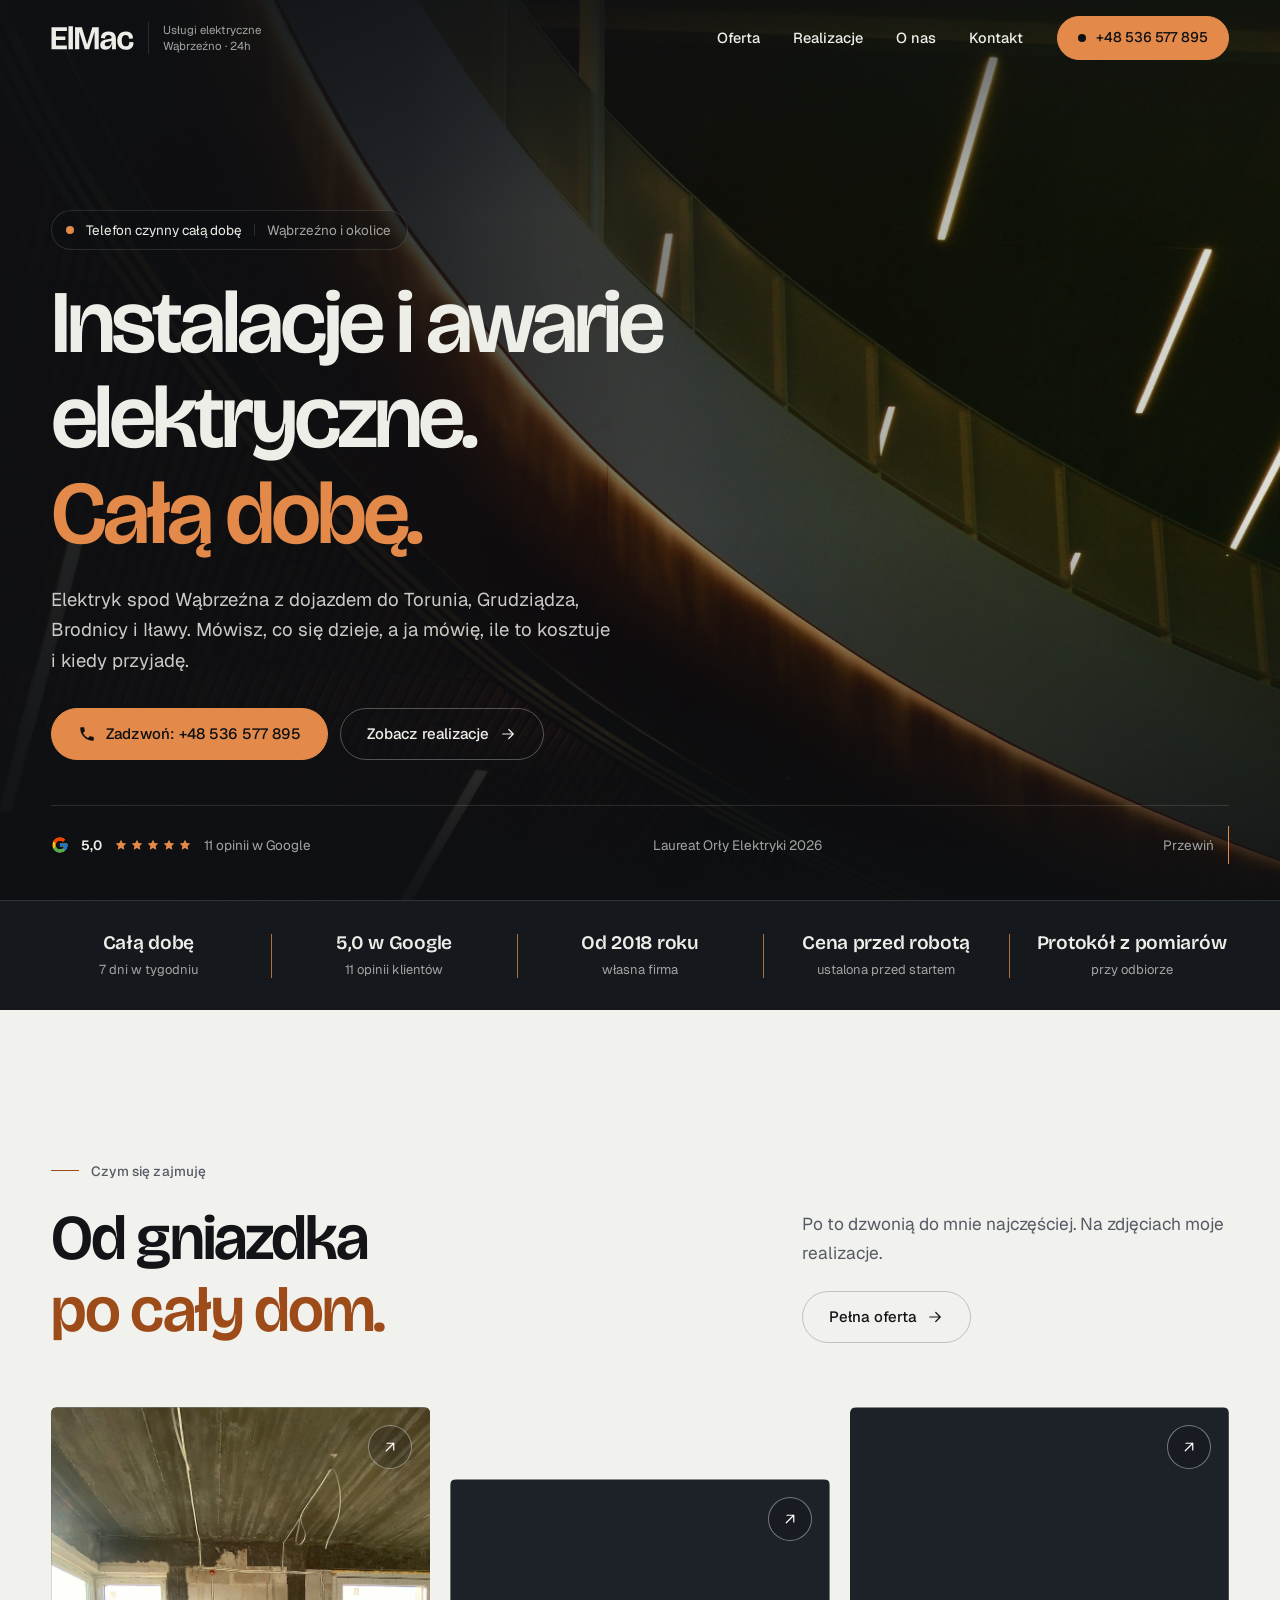
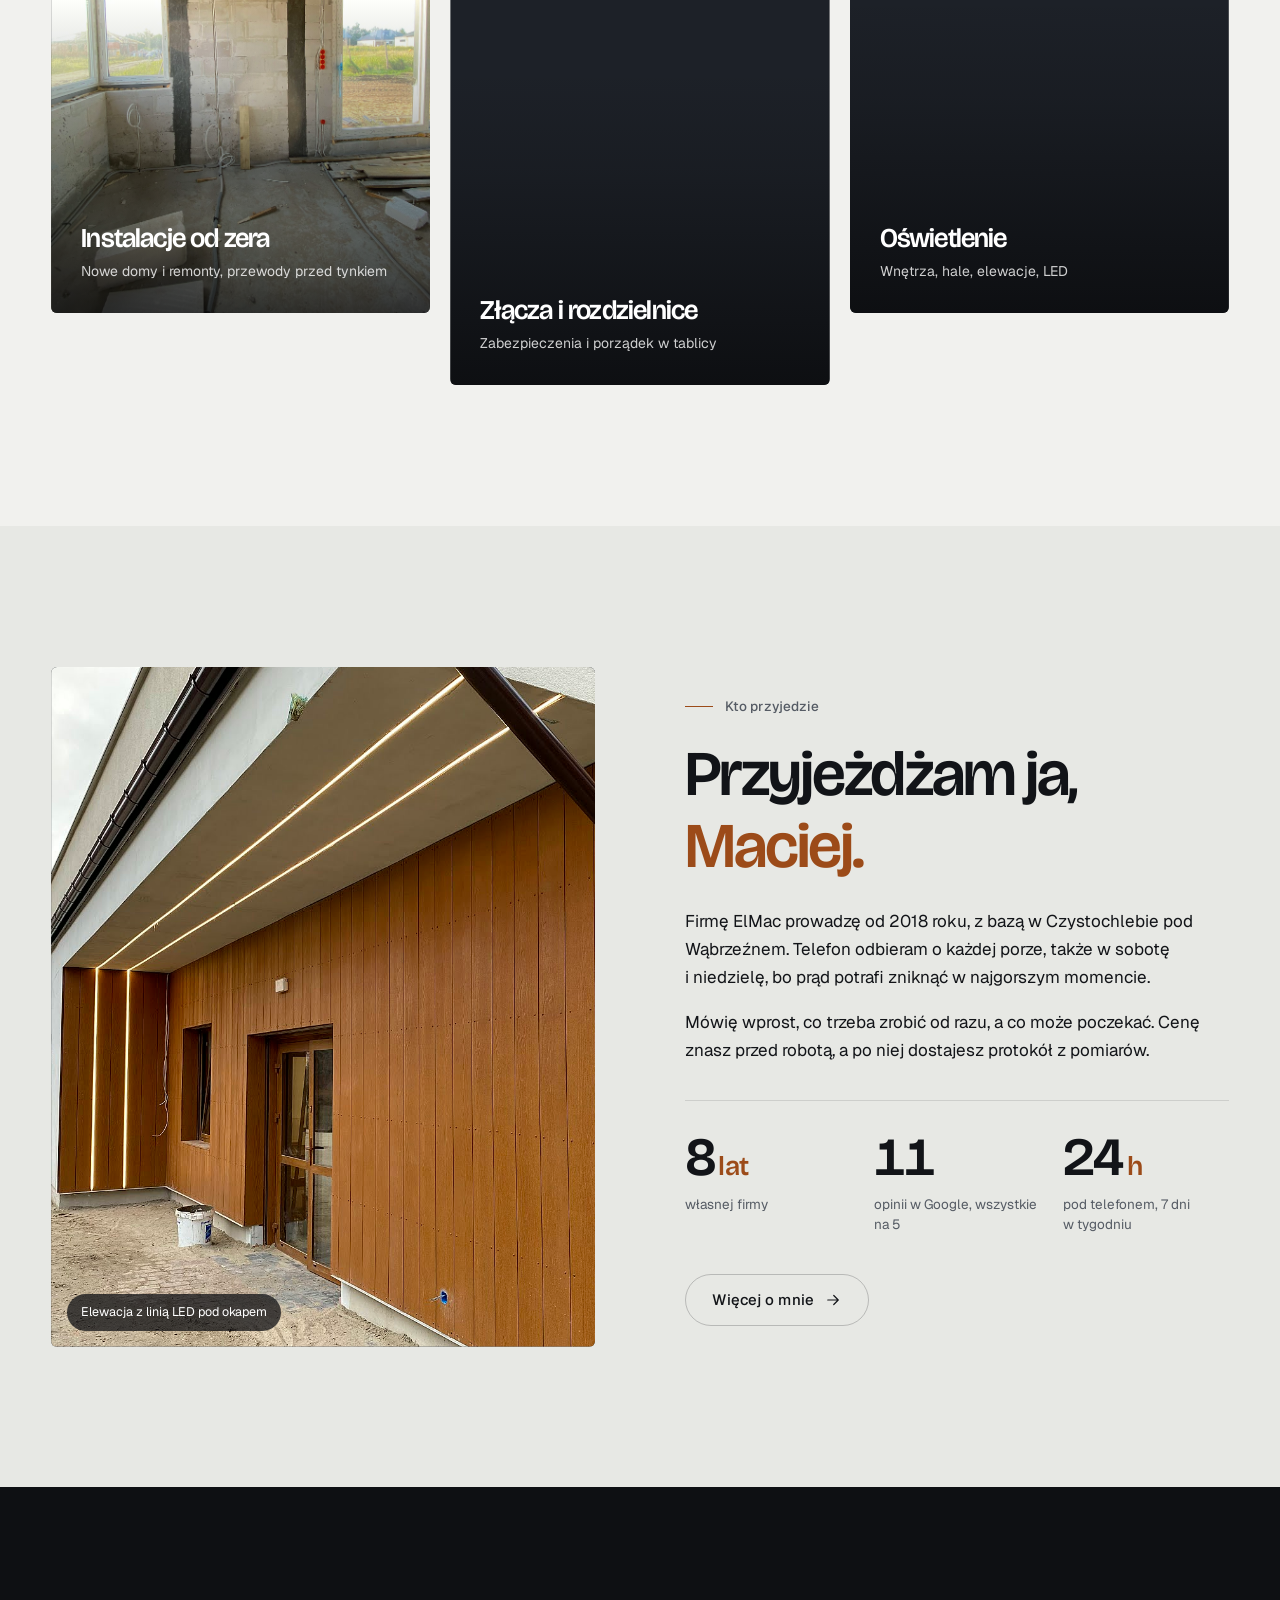
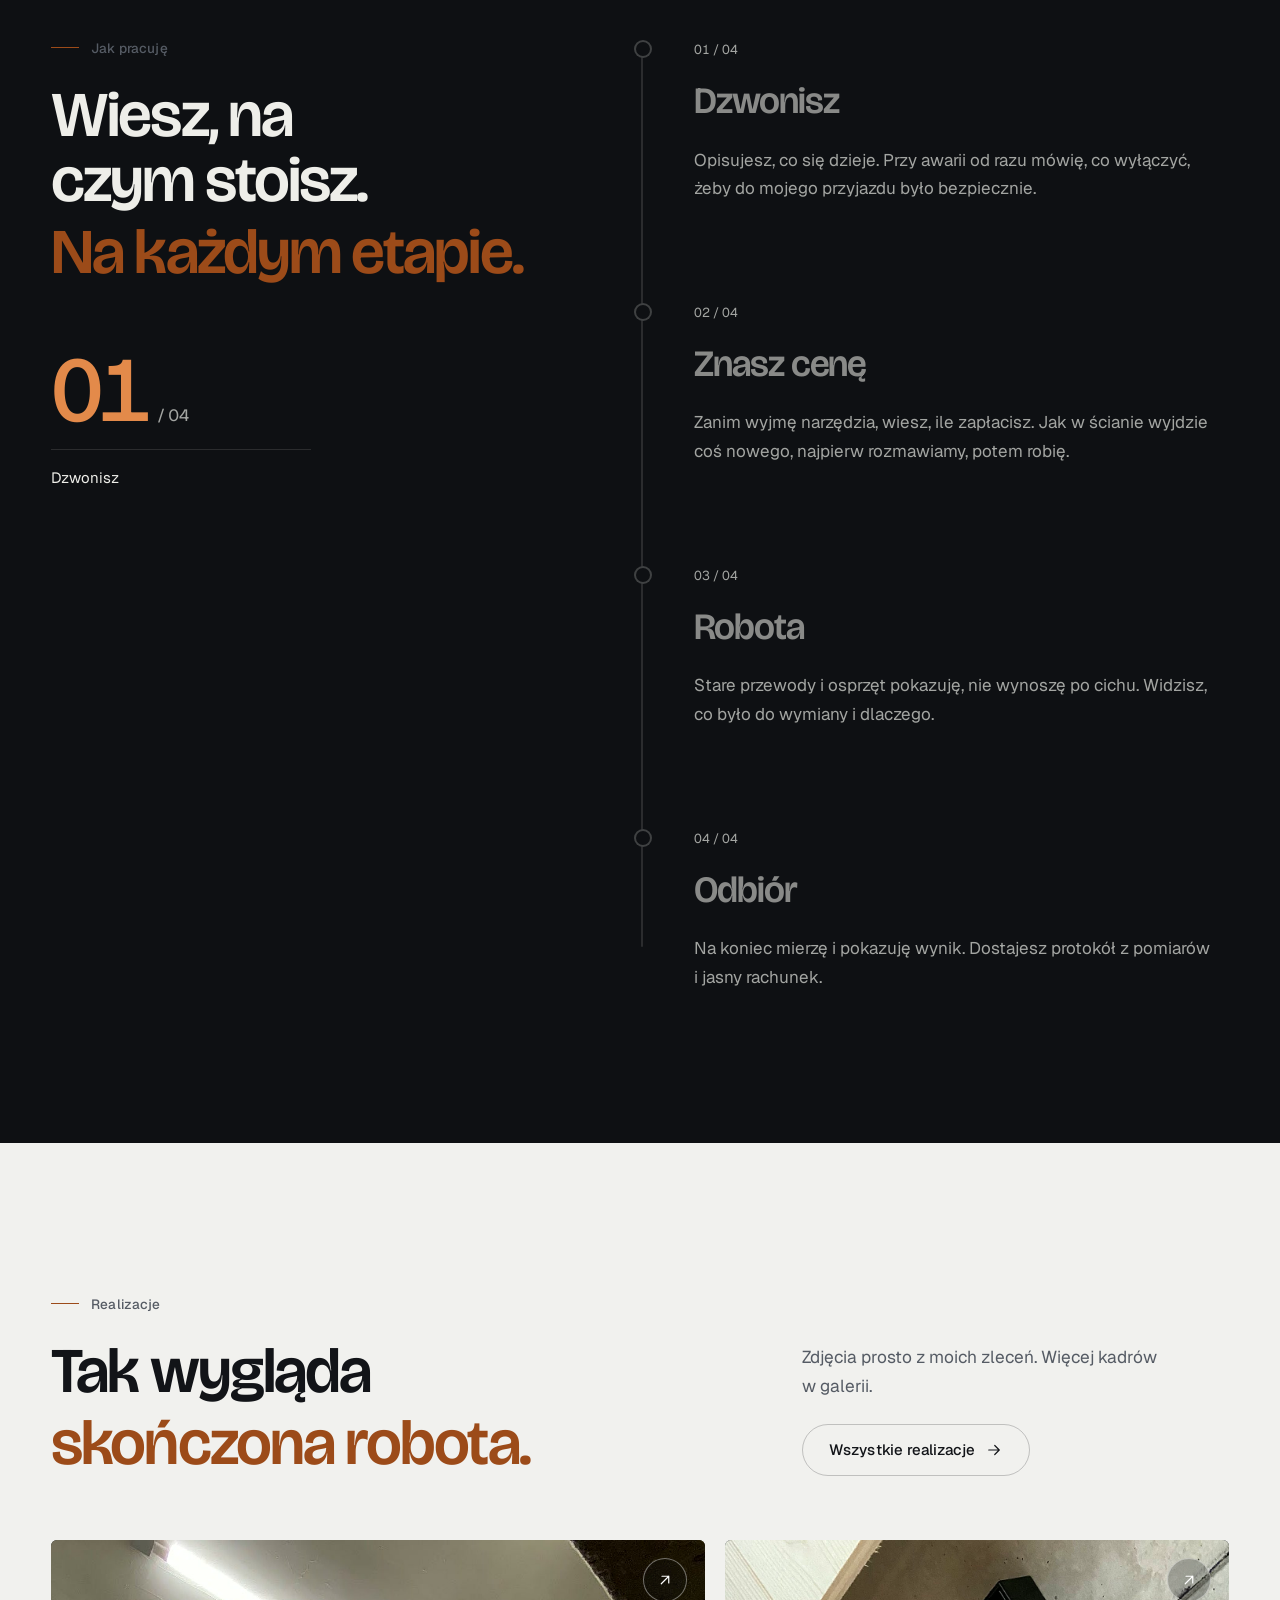
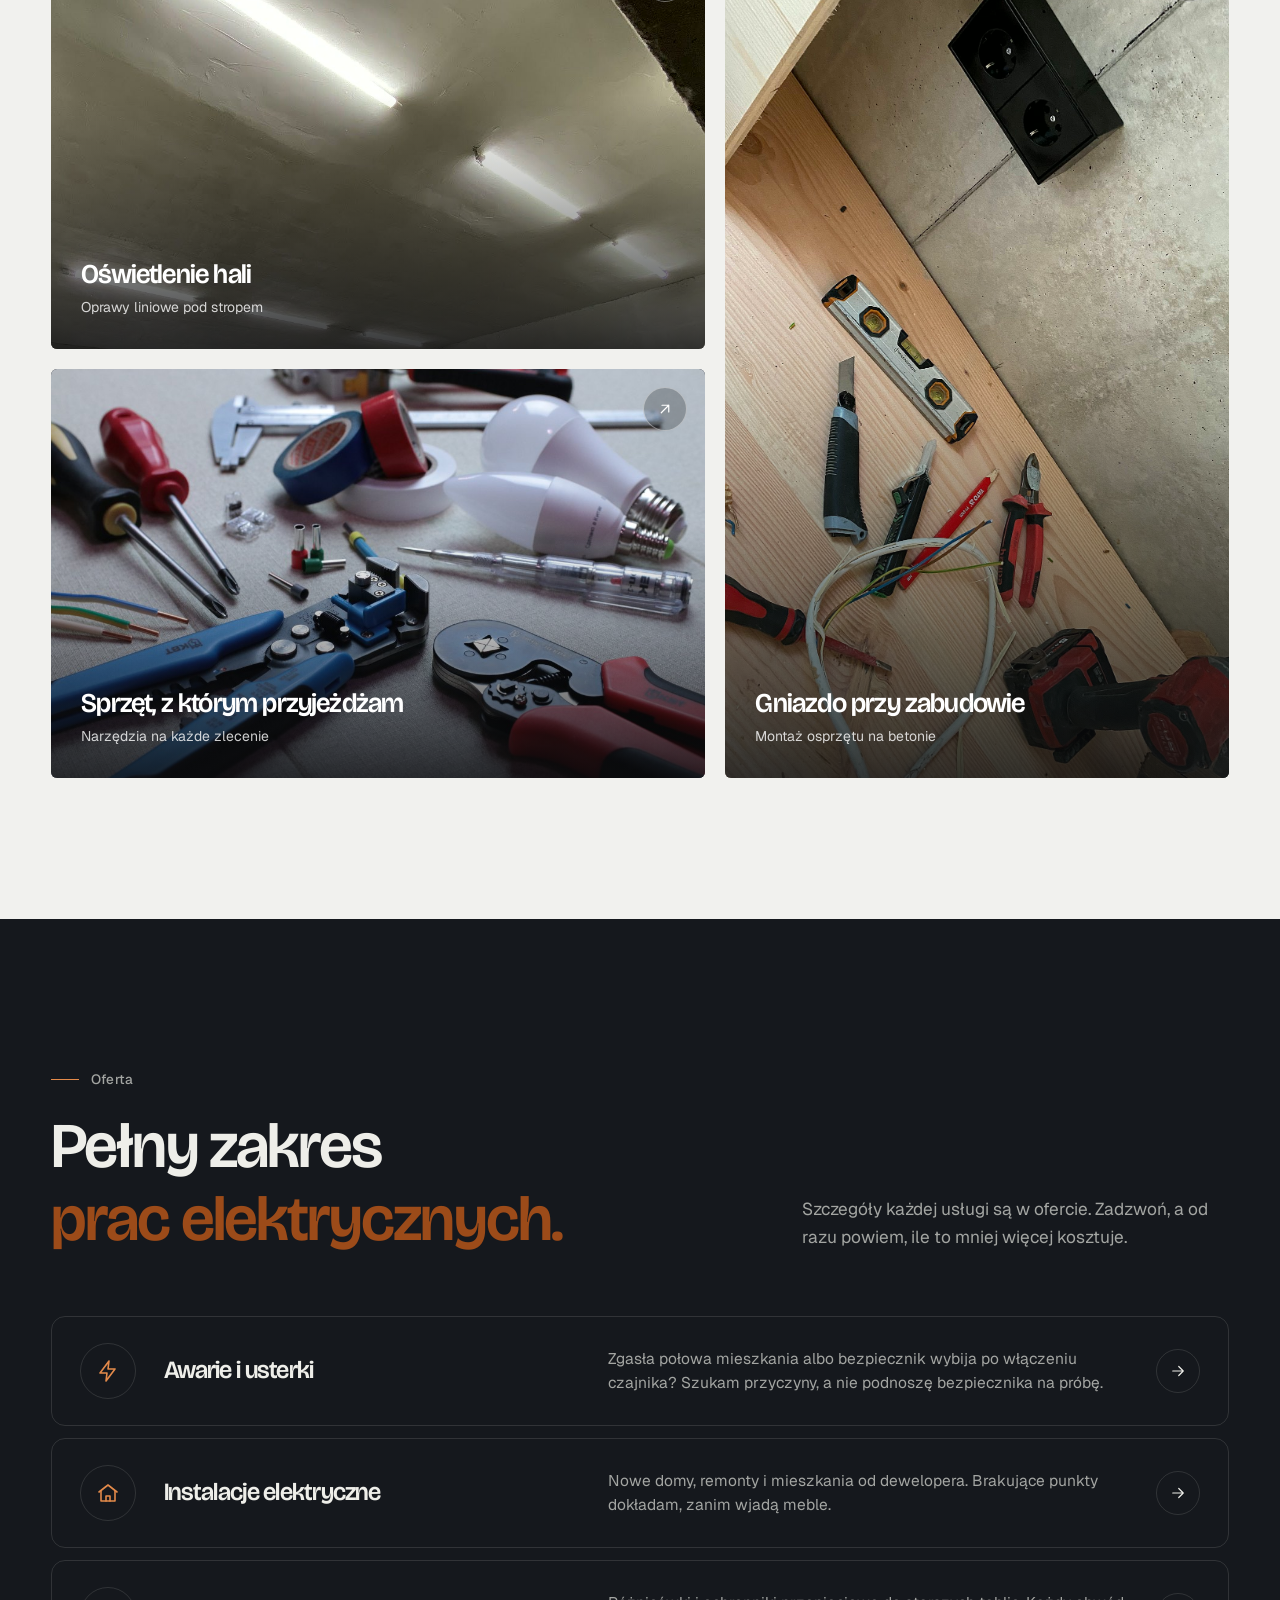
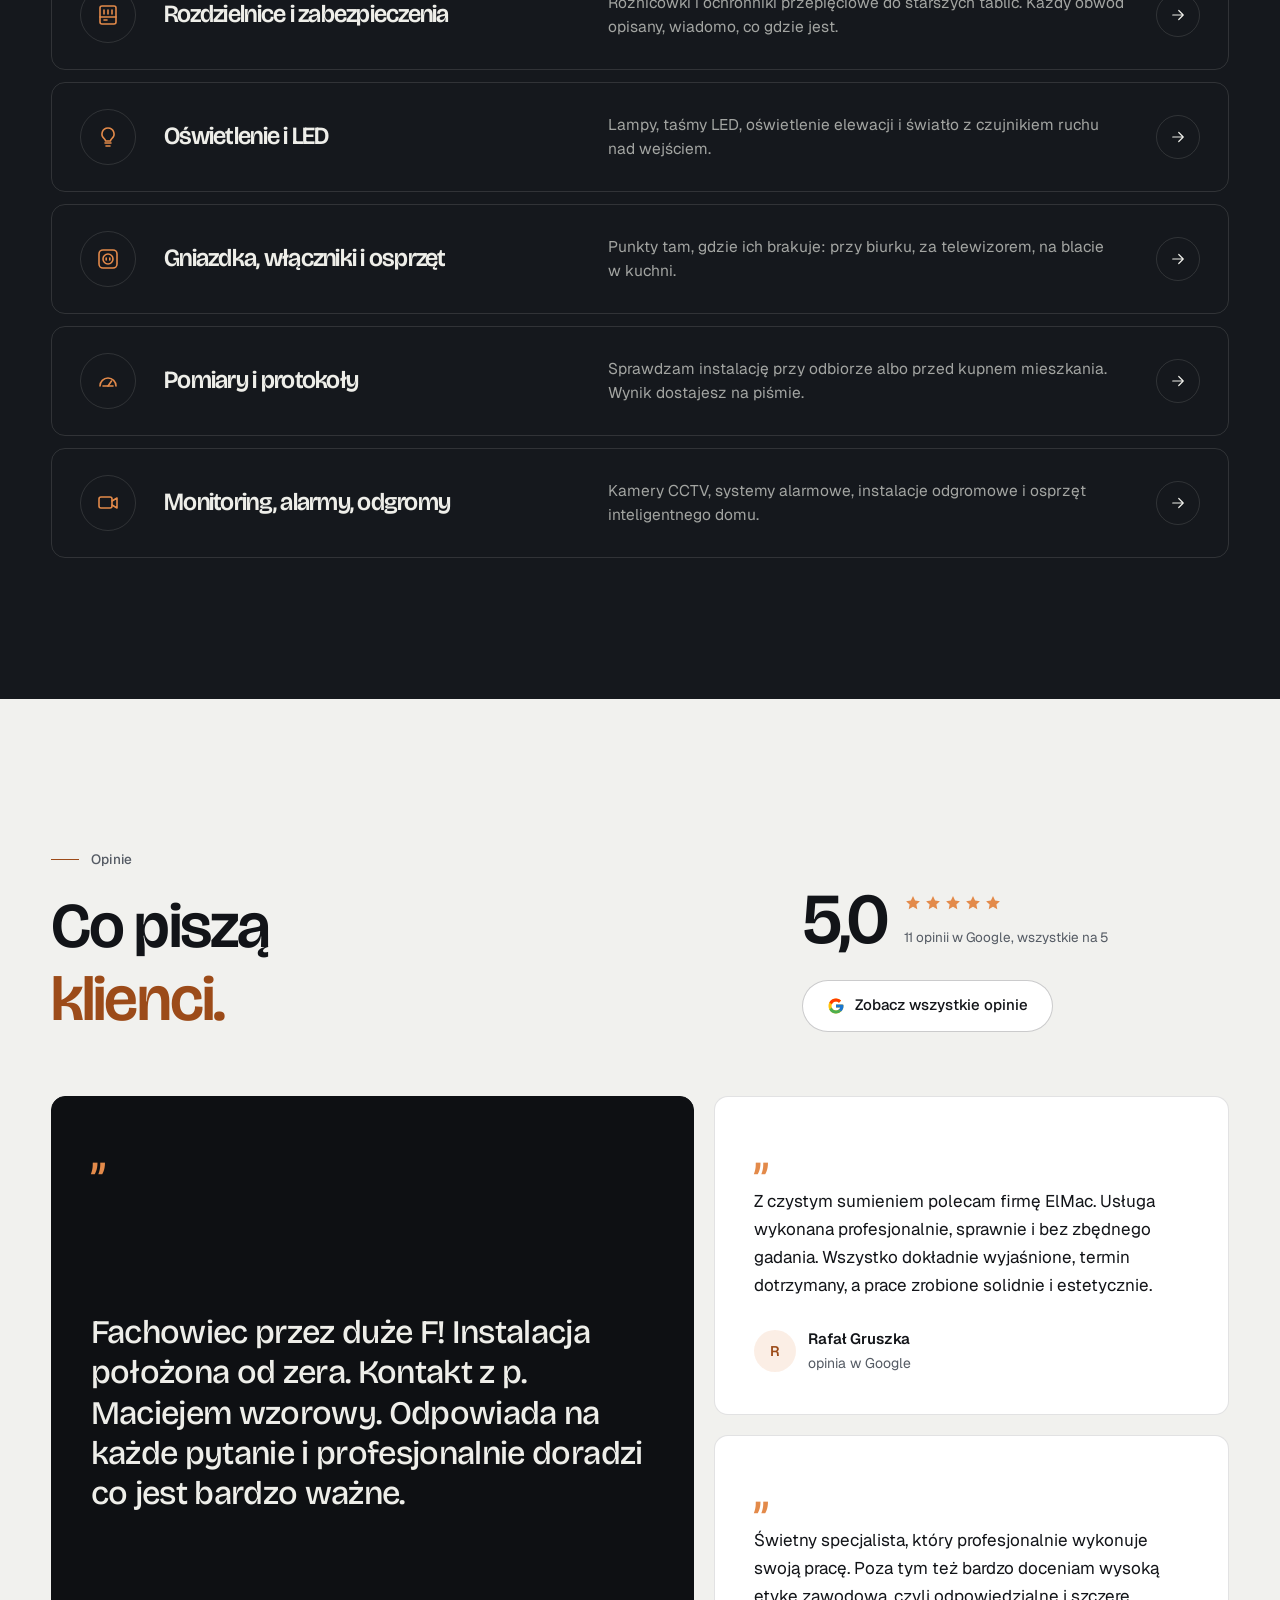
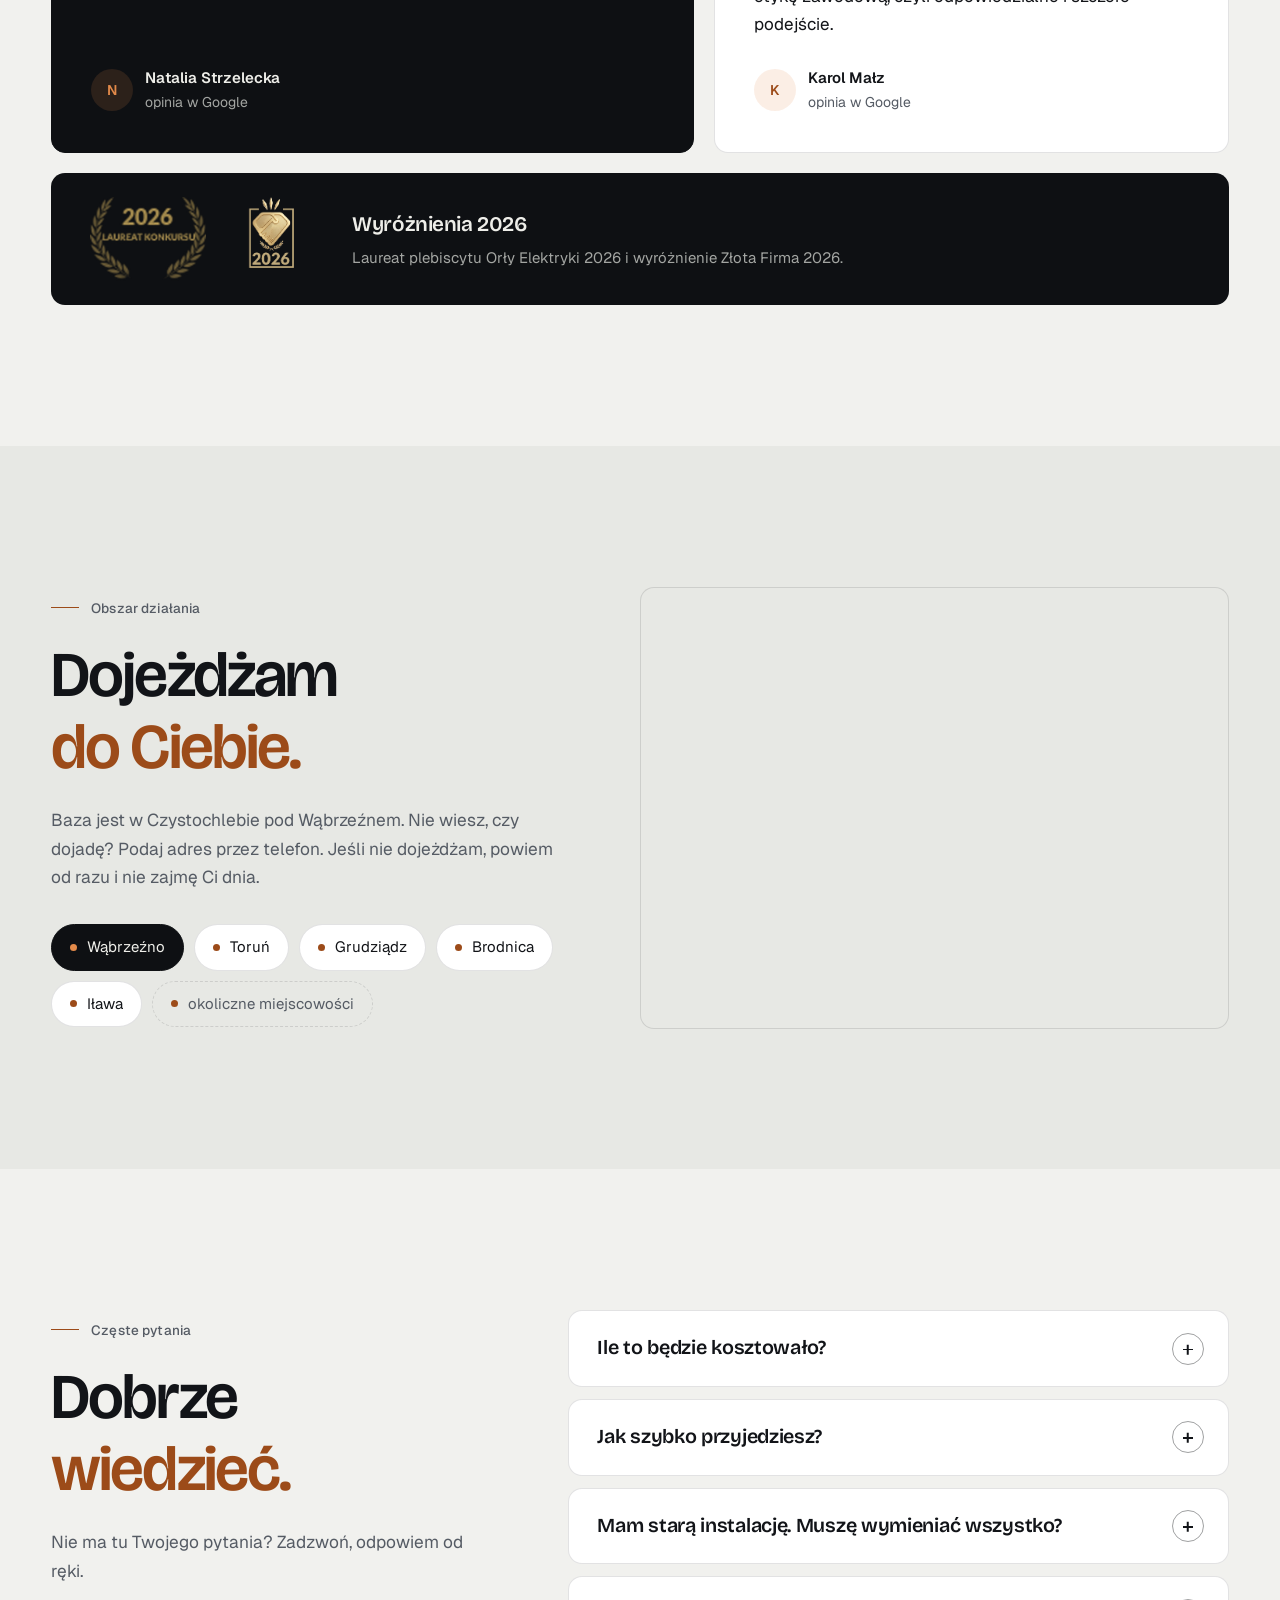
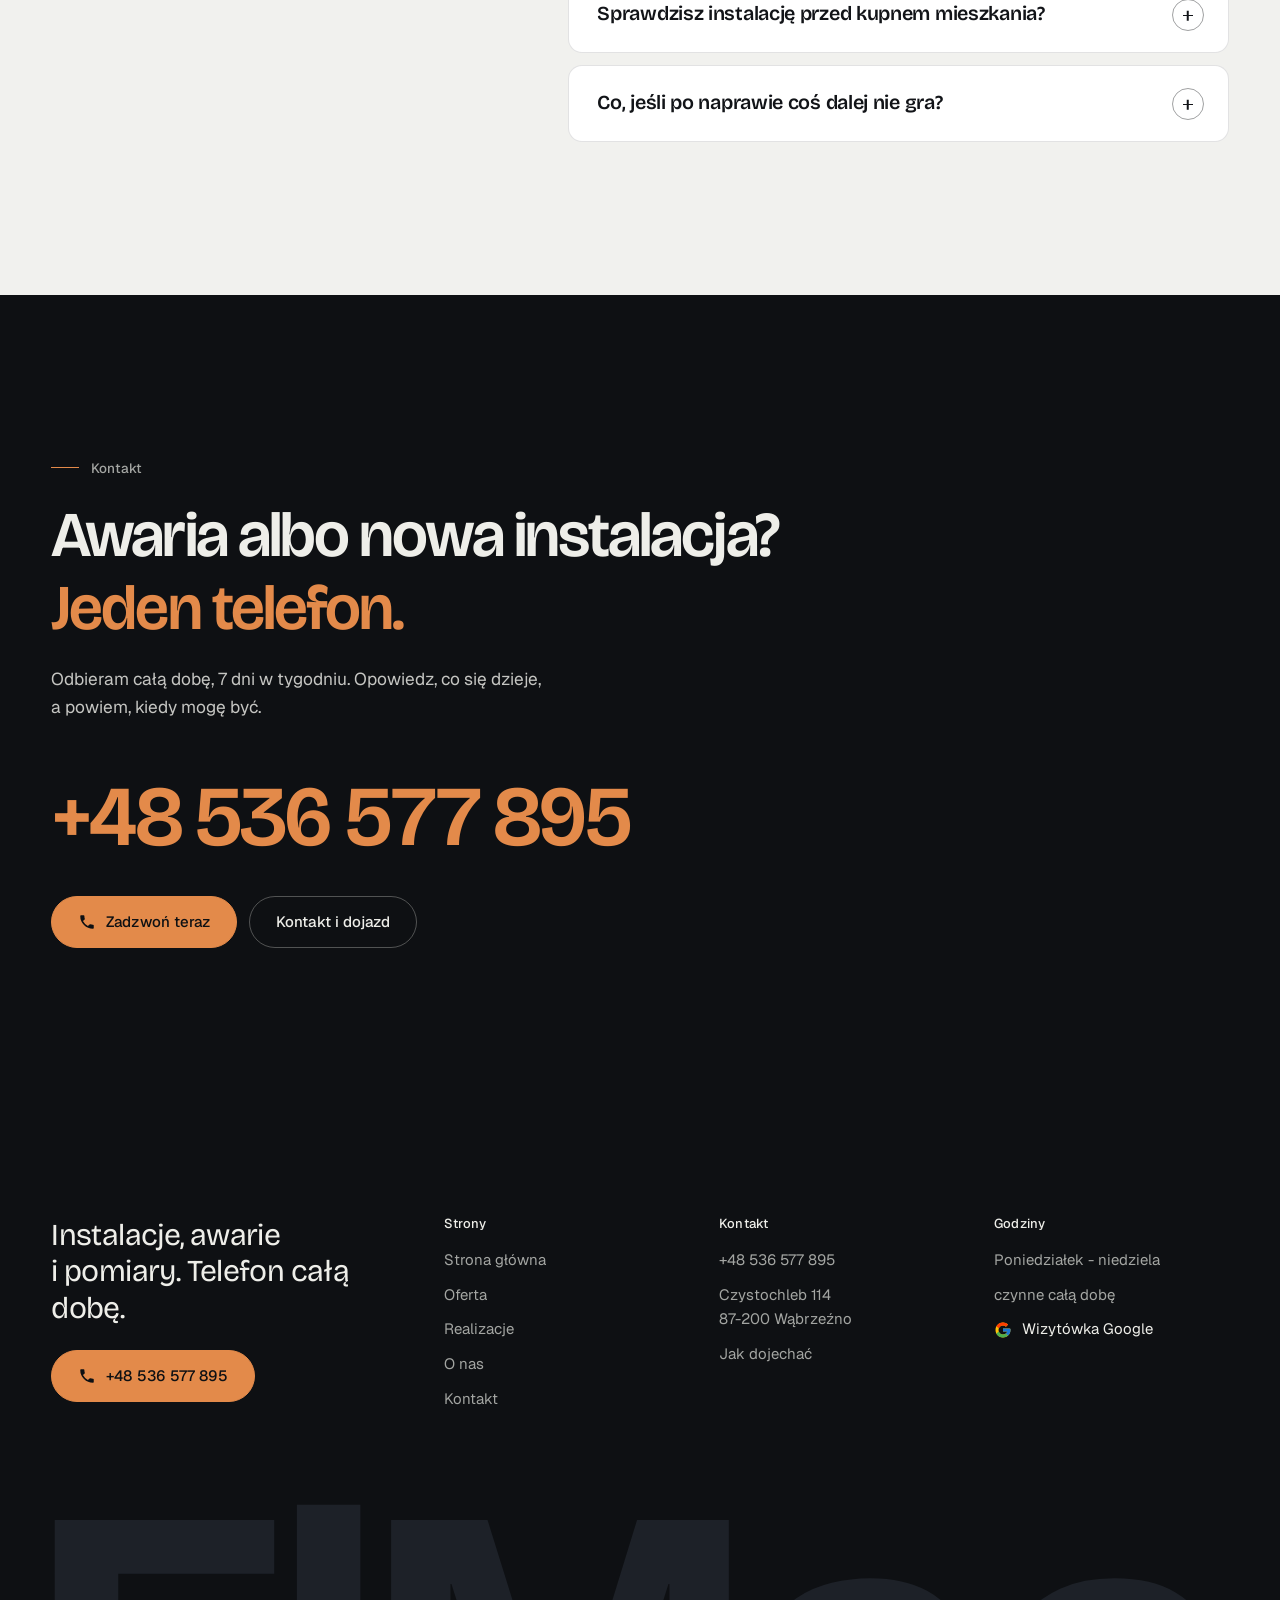
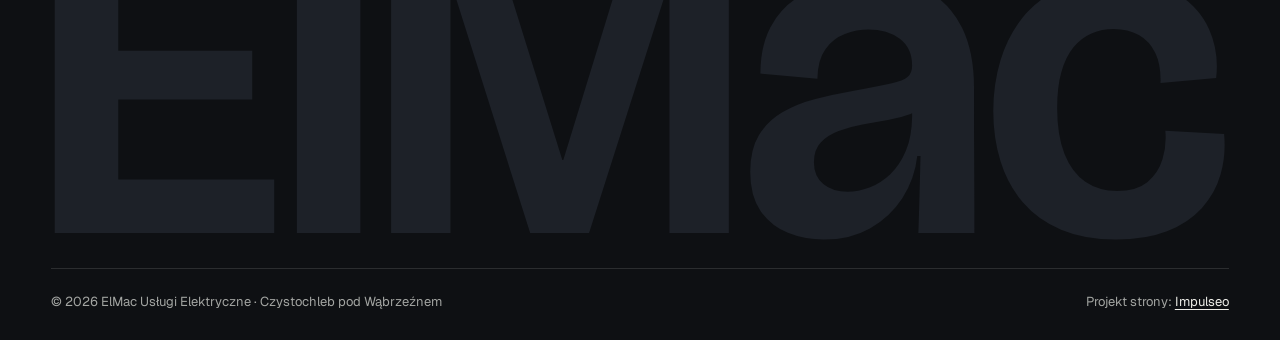
<file: index.html>
<!DOCTYPE html>
<html lang="pl">
<head>
<meta charset="UTF-8">
<meta name="viewport" content="width=device-width, initial-scale=1.0">
<title>ElMac - elektryk Wąbrzeźno | instalacje, awarie, oświetlenie 24h</title>
<meta name="description" content="Elektryk spod Wąbrzeźna z dojazdem do Torunia, Grudziądza, Brodnicy i Iławy. Instalacje, awarie, rozdzielnice, oświetlenie LED, pomiary z protokołem. Telefon całą dobę: +48 536 577 895.">
<link rel="canonical" href="https://impulseo-pl.github.io/elektryk-elmac-sprawdzone-uslugi-elektryczne-24h/">
<meta name="robots" content="noindex, nofollow">
<meta name="theme-color" content="#0E1013">
<meta property="og:type" content="website">
<meta property="og:locale" content="pl_PL">
<meta property="og:site_name" content="ElMac Usługi Elektryczne">
<meta property="og:title" content="ElMac - elektryk Wąbrzeźno | instalacje, awarie, oświetlenie 24h">
<meta property="og:description" content="Elektryk spod Wąbrzeźna z dojazdem do Torunia, Grudziądza, Brodnicy i Iławy. Instalacje, awarie, rozdzielnice, oświetlenie LED, pomiary z protokołem. Telefon całą dobę: +48 536 577 895.">
<meta property="og:url" content="https://impulseo-pl.github.io/elektryk-elmac-sprawdzone-uslugi-elektryczne-24h/">
<meta property="og:image" content="https://impulseo-pl.github.io/elektryk-elmac-sprawdzone-uslugi-elektryczne-24h/img/og.jpg">
<meta property="og:image:width" content="1200">
<meta property="og:image:height" content="630">
<meta name="twitter:card" content="summary_large_image">
<script type="application/ld+json">{"@context": "https://schema.org", "@type": "Electrician", "name": "ElMac Usługi Elektryczne", "url": "https://impulseo-pl.github.io/elektryk-elmac-sprawdzone-uslugi-elektryczne-24h/", "telephone": "+48536577895", "image": "https://impulseo-pl.github.io/elektryk-elmac-sprawdzone-uslugi-elektryczne-24h/img/og.jpg", "address": {"@type": "PostalAddress", "streetAddress": "Czystochleb 114", "postalCode": "87-200", "addressLocality": "Wąbrzeźno", "addressCountry": "PL"}, "geo": {"@type": "GeoCoordinates", "latitude": 53.2683416, "longitude": 18.9390611}, "openingHours": "Mo-Su 00:00-23:59", "areaServed": ["Wąbrzeźno", "Toruń", "Grudziądz", "Brodnica", "Iława"], "aggregateRating": {"@type": "AggregateRating", "ratingValue": "5.0", "reviewCount": "11"}, "sameAs": ["https://maps.google.com/?cid=17849796114524135607"]}</script>
<script>(function(){var d=document.documentElement;d.classList.add('js');try{if(!window.matchMedia('(prefers-reduced-motion: reduce)').matches)d.classList.add('anim');}catch(e){}setTimeout(function(){if(!d.classList.contains('anim-ok'))d.classList.remove('anim');},3500);})();</script>
<script>(function(){try{var d=document.documentElement,q=/[?&]intro/.test(location.search);if(!q&&window.matchMedia&&matchMedia('(prefers-reduced-motion: reduce)').matches)return;if(!q&&sessionStorage.getItem('elmac_intro'))return;sessionStorage.setItem('elmac_intro','1');d.classList.add('intro-on');setTimeout(function(){d.classList.remove('intro-on','intro-gra','intro-out');d.classList.add('hero-go')},4600);}catch(e){}})();</script>
<link rel="preload" as="image" href="img/hero.jpg" fetchpriority="high">
<link rel="preconnect" href="https://fonts.googleapis.com">
<link rel="preconnect" href="https://fonts.gstatic.com" crossorigin>
<link href="https://fonts.googleapis.com/css2?family=Bricolage+Grotesque:opsz,wght@12..96,400..700&family=Geist:wght@400..600&display=swap" rel="stylesheet">
<link rel="stylesheet" href="assets/styles.css?v=20261001c">
<script src="assets/lenis.min.js?v=1.1.20" defer></script>
<script src="assets/main.js?v=20261001c" defer></script>
</head>
<body>
<a class="skip" href="#tresc">Przejdź do treści</a>
<header class="site-head">
<div class="intro" aria-hidden="true"><span class="intro-line"><i></i></span><span class="intro-meta">usługi elektryczne · Wąbrzeźno · 24h</span></div><div class="head-in">
  <a class="brand" href="index.html" aria-label="ElMac - strona główna">
    <span class="znak"><svg class="wm" viewBox="37 -700 2482 722" role="img" aria-label="ElMac"><path pathLength="1" style="--i:0" d="M44.7999267578125 0.0V-660.0H178.80035400390625V0.0ZM137.26702880859375 0.0V-113.1336669921875H507.46673583984375V0.0ZM137.26702880859375 -281.599853515625V-384.466796875H461.2000732421875V-281.599853515625ZM137.26702880859375 -546.8663330078125V-660.0H507.46673583984375V-546.8663330078125Z"/><path pathLength="1" style="--i:1" d="M555.2666015625 0.0V-692.0001220703125H689.0003662109375V0.0Z"/><path pathLength="1" style="--i:2" d="M753.7999267578125 0.0V-660.0H957.0671997070312L1114.7335205078125 -154.2005615234375H1116.7335205078125L1272.1998291015625 -660.0H1465.6670532226562V0.0H1340.4666748046875V-524.9995727539062H1338.4666748046875L1171.0669555664062 0.0H1046.933349609375L881.0003051757812 -525.2662353515625H879.0003051757812V0.0Z"/><path pathLength="1" style="--i:3" d="M1665.7999877929688 13.73333740234375Q1625.5333251953125 13.73333740234375 1590.1999816894531 -0.5333251953125Q1554.8666381835938 -14.79998779296875 1532.7999572753906 -46.166656494140625Q1510.7332763671875 -77.5333251953125 1510.7332763671875 -129.20001220703125Q1510.7332763671875 -176.60003662109375 1528.9332885742188 -206.43338012695312Q1547.13330078125 -236.2667236328125 1578.4666442871094 -254.63339233398438Q1609.7999877929688 -273.00006103515625 1648.3333129882812 -282.7667236328125Q1686.8666381835938 -292.53338623046875 1726.7999267578125 -299.53338623046875Q1780.6665649414062 -309.2667236328125 1807.1998901367188 -315.1333923339844Q1833.7332153320312 -321.00006103515625 1842.8332214355469 -329.4000549316406Q1851.9332275390625 -337.800048828125 1851.9332275390625 -352.86669921875Q1851.9332275390625 -389.8665771484375 1826.0332946777344 -409.39984130859375Q1800.1333618164062 -428.93310546875 1759.8001098632812 -428.93310546875Q1734.8668212890625 -428.93310546875 1710.2001953125 -419.59979248046875Q1685.5335693359375 -410.2664794921875 1669.2669372558594 -387.7665100097656Q1653.0003051757812 -365.26654052734375 1652.4003295898438 -325.39990234375L1532.13330078125 -336.19989013671875Q1532.5332641601562 -394.6666259765625 1553.1332702636719 -433.6333312988281Q1573.7332763671875 -472.60003662109375 1607.9666442871094 -495.1667175292969Q1642.2000122070312 -517.7333984375 1682.7667236328125 -527.4667358398438Q1723.3334350585938 -537.2000732421875 1763.6668090820312 -537.2000732421875Q1834.6669311523438 -537.2000732421875 1883.4002990722656 -510.63336181640625Q1932.1336669921875 -484.066650390625 1957.3003234863281 -432.6999206542969Q1982.4669799804688 -381.33319091796875 1982.4669799804688 -306.06646728515625V-210.46649169921875Q1982.733642578125 -175.599853515625 1982.8669738769531 -140.23321533203125Q1983.0003051757812 -104.8665771484375 1983.1336364746094 -69.86660766601562Q1983.2669677734375 -34.86663818359375 1983.2669677734375 0.0H1865.13330078125Q1866.4666137695312 -39.7332763671875 1867.5332641601562 -79.26657104492188Q1868.5999145507812 -118.79986572265625 1869.6665649414062 -162.46649169921875H1862.8665771484375Q1857.5332641601562 -113.73321533203125 1831.3666076660156 -73.69992065429688Q1805.199951171875 -33.6666259765625 1763.0332946777344 -9.966644287109375Q1720.8666381835938 13.73333740234375 1665.7999877929688 13.73333740234375ZM1716.000244140625 -87.20025634765625Q1738.6001586914062 -87.20025634765625 1762.2334289550781 -96.23355102539062Q1785.86669921875 -105.266845703125 1806.0333251953125 -124.26678466796875Q1826.199951171875 -143.2667236328125 1838.7999267578125 -173.36666870117188Q1851.39990234375 -203.46661376953125 1851.9332275390625 -244.8665771484375L1852.1998901367188 -268.333251953125L1878.9332275390625 -273.466552734375Q1869.5999145507812 -259.39990234375 1848.5666198730469 -251.26657104492188Q1827.5333251953125 -243.13323974609375 1800.9333801269531 -238.49990844726562Q1774.3334350585938 -233.8665771484375 1747.2334899902344 -228.96658325195312Q1720.133544921875 -224.06658935546875 1696.93359375 -215.2332763671875Q1673.733642578125 -206.39996337890625 1659.3670043945312 -191.23333740234375Q1645.0003662109375 -176.06671142578125 1645.0003662109375 -149.533447265625Q1645.0003662109375 -120.06683349609375 1664.7003479003906 -103.633544921875Q1684.4003295898438 -87.20025634765625 1716.000244140625 -87.20025634765625Z"/><path pathLength="1" style="--i:4" d="M2281.7333984375 13.73333740234375Q2215.0 13.73333740234375 2165.999969482422 -6.9666748046875Q2116.9999389648438 -27.66668701171875 2085.2666015625 -64.86669921875Q2053.5332641601562 -102.06671142578125 2038.2666015625 -151.20004272460938Q2022.9999389648438 -200.3333740234375 2022.9999389648438 -257.20001220703125Q2022.9999389648438 -314.26666259765625 2038.2666015625 -364.5Q2053.5332641601562 -414.73333740234375 2084.633270263672 -454.0333557128906Q2115.7332763671875 -493.3333740234375 2164.0999755859375 -515.2667236328125Q2212.4666748046875 -537.2000732421875 2278.666748046875 -537.2000732421875Q2357.6001586914062 -537.2000732421875 2407.1001892089844 -507.300048828125Q2456.6002197265625 -477.4000244140625 2477.9002075195312 -429.79998779296875Q2499.2001953125 -382.199951171875 2492.8668212890625 -326.8665771484375L2375.5331420898438 -316.13323974609375Q2376.733154296875 -354.26654052734375 2364.5665283203125 -379.4998474121094Q2352.39990234375 -404.733154296875 2329.9332885742188 -417.4331359863281Q2307.4666748046875 -430.13311767578125 2277.0000610351562 -430.13311767578125Q2251.666748046875 -430.13311767578125 2229.966796875 -420.866455078125Q2208.266845703125 -411.59979248046875 2192.0335693359375 -391.49981689453125Q2175.80029296875 -371.39984130859375 2166.7669982910156 -340.0665588378906Q2157.7337036132812 -308.7332763671875 2157.7337036132812 -263.60003662109375Q2157.7337036132812 -205.60015869140625 2173.233642578125 -166.53353881835938Q2188.7335815429688 -127.4669189453125 2217.0335083007812 -108.06692504882812Q2245.3334350585938 -88.66693115234375 2284.0000610351562 -88.66693115234375Q2324.7333374023438 -88.66693115234375 2347.7332763671875 -107.33358764648438Q2370.7332153320312 -126.000244140625 2379.66650390625 -155.50021362304688Q2388.5997924804688 -185.00018310546875 2385.6664428710938 -216.0001220703125L2509.6001586914062 -209.0001220703125Q2513.7335205078125 -164.20013427734375 2502.266876220703 -123.90011596679688Q2490.8002319335938 -83.60009765625 2462.433563232422 -52.46673583984375Q2434.06689453125 -21.3333740234375 2389.1001892089844 -3.800018310546875Q2344.1334838867188 13.73333740234375 2281.7333984375 13.73333740234375Z"/></svg></span>
    <span class="brand-sub">Usługi elektryczne<br>Wąbrzeźno · 24h</span>
  </a>
  <nav class="nav-links" aria-label="Menu główne">
    <a class="nl" href="oferta.html">Oferta</a><a class="nl" href="realizacje.html">Realizacje</a><a class="nl" href="o-nas.html">O&nbsp;nas</a><a class="nl" href="kontakt.html">Kontakt</a>
    <a class="btn btn-copper nav-cta" href="tel:+48536577895"><span class="live" aria-hidden="true"></span>+48 536 577 895</a>
  </nav>
  <button class="burger" type="button" aria-label="Otwórz menu" aria-expanded="false" aria-controls="mnav"><span></span><span></span></button>
</div>
</header>
<script>(function(){var d=document.documentElement;if(!d.classList.contains('intro-on'))return;
var wyszlo=false,koniec=false,t0=Date.now();
function heroGotowe(){var im=document.querySelector('.hero-media img');return !!(im&&im.complete&&im.naturalWidth>0);}
function sprzataj(){if(koniec)return;koniec=true;d.classList.add('hero-go');d.classList.remove('intro-on','intro-gra','intro-out');
['--i-w','--i-h','--i-px','--i-py','--i-zmniejsz','--i-baza-w','--i-baza-h'].forEach(function(k){d.style.removeProperty(k);});
try{document.dispatchEvent(new Event('wejscie:koniec'));}catch(e){}}
function wyjdz(){if(wyszlo||koniec)return;wyszlo=true;d.classList.add('intro-out');setTimeout(function(){d.classList.add('hero-go');},240);setTimeout(sprzataj,880);}
function moze(){if(wyszlo||koniec)return;var t=Date.now()-t0;if(t>=1240&&(heroGotowe()||t>=1700))wyjdz();else setTimeout(moze,60);}
try{var znak=document.querySelector('.brand .znak'),wm=znak&&znak.querySelector('.wm');if(!wm){sprzataj();return;}
znak.classList.add('mierze');var r=wm.getBoundingClientRect();znak.classList.remove('mierze');
if(!r.width||!r.height){sprzataj();return;}
var W=window.innerWidth,H=window.innerHeight,cel=W<680?Math.min(W*0.66,300):Math.min(W*0.34,520);cel=Math.max(r.width,cel);
var u=function(k,v){d.style.setProperty(k,v);};
u('--i-w',Math.round(cel)+'px');u('--i-h',Math.round(cel*r.height/r.width)+'px');u('--i-zmniejsz',(r.width/cel).toFixed(4));
u('--i-px',Math.round(r.left+r.width/2-W/2)+'px');u('--i-py',Math.round(r.top+r.height/2-H/2)+'px');
u('--i-baza-w',Math.round(r.width)+'px');u('--i-baza-h',Math.round(r.height)+'px');
requestAnimationFrame(function(){requestAnimationFrame(function(){d.classList.add('intro-gra');t0=Date.now();moze();});});
['wheel','touchstart','keydown','pointerdown'].forEach(function(ev){window.addEventListener(ev,function(){sprzataj();},{once:true,passive:true});});
setTimeout(sprzataj,3900);
}catch(e){sprzataj();}})();</script>
<div class="mnav" id="mnav">
  <div class="mnav-in">
    <a class="ml" href="index.html" aria-current="page">Strona główna</a><a class="ml" href="oferta.html">Oferta</a><a class="ml" href="realizacje.html">Realizacje</a><a class="ml" href="o-nas.html">O&nbsp;nas</a><a class="ml" href="kontakt.html">Kontakt</a>
    <div class="mnav-foot">
      <span>Telefon czynny całą dobę, 7 dni w&nbsp;tygodniu</span>
      <a class="btn btn-copper" href="tel:+48536577895"><svg class="ico" width="16" height="16" viewBox="0 0 24 24" fill="none" aria-hidden="true"><path d="M6.6 10.8a15.5 15.5 0 0 0 6.6 6.6l2.2-2.2a1 1 0 0 1 1-.24 11.4 11.4 0 0 0 3.6.58 1 1 0 0 1 1 1V20a1 1 0 0 1-1 1A17 17 0 0 1 3 4a1 1 0 0 1 1-1h3.5a1 1 0 0 1 1 1c0 1.25.2 2.46.58 3.6a1 1 0 0 1-.25 1l-2.23 2.2Z" fill="currentColor"/></svg>+48 536 577 895</a>
    </div>
  </div>
</div>
<main id="tresc">

<section class="hero">
  <div class="hero-media"><img src="img/hero.jpg" alt="Wnętrze z ciepłą linią światła LED i oprawami liniowymi pod sufitem" width="1880" height="1251" decoding="async" fetchpriority="high"></div>
  <div class="hero-in">
    <p class="hero-tag up" style="--d:0"><span class="live" aria-hidden="true"></span>Telefon czynny całą dobę<span class="sep" aria-hidden="true"></span><span class="muted">Wąbrzeźno i&nbsp;okolice</span></p>
    <h1><span class="ln"><span class="ln-i" style="--k:0">Instalacje i&nbsp;awarie</span></span><span class="ln"><span class="ln-i" style="--k:1">elektryczne.</span></span><span class="ln"><span class="ln-i" style="--k:2"><em>Całą dobę.</em></span></span></h1>
    <p class="hero-lead up" style="--d:380">Elektryk spod Wąbrzeźna z&nbsp;dojazdem do Torunia, Grudziądza, Brodnicy i&nbsp;Iławy. Mówisz, co się dzieje, a&nbsp;ja mówię, ile to kosztuje i&nbsp;kiedy przyjadę.</p>
    <div class="hero-ctas up" style="--d:500">
      <a class="btn btn-copper" href="tel:+48536577895"><svg class="ico" width="16" height="16" viewBox="0 0 24 24" fill="none" aria-hidden="true"><path d="M6.6 10.8a15.5 15.5 0 0 0 6.6 6.6l2.2-2.2a1 1 0 0 1 1-.24 11.4 11.4 0 0 0 3.6.58 1 1 0 0 1 1 1V20a1 1 0 0 1-1 1A17 17 0 0 1 3 4a1 1 0 0 1 1-1h3.5a1 1 0 0 1 1 1c0 1.25.2 2.46.58 3.6a1 1 0 0 1-.25 1l-2.23 2.2Z" fill="currentColor"/></svg>Zadzwoń: +48 536 577 895</a>
      <a class="btn btn-ghost" href="realizacje.html">Zobacz realizacje<svg class="ico arr" width="18" height="18" viewBox="0 0 24 24" fill="none" stroke="currentColor" stroke-width="1.6" stroke-linecap="round" stroke-linejoin="round" aria-hidden="true"><path d="M5 12h14M13 6l6 6-6 6"/></svg></a>
    </div>
    <div class="hero-foot up" style="--d:640">
      <span class="rate"><svg class="g-logo" viewBox="0 0 48 48" aria-hidden="true"><path fill="#FFC107" d="M43.6 20.5H42V20H24v8h11.3C33.7 32.7 29.2 36 24 36c-6.6 0-12-5.4-12-12s5.4-12 12-12c3.1 0 5.8 1.2 7.9 3.1l5.7-5.7C34 6.1 29.3 4 24 4 12.9 4 4 12.9 4 24s8.9 20 20 20 20-8.9 20-20c0-1.3-.1-2.4-.4-3.5z"/><path fill="#FF3D00" d="m6.3 14.7 6.6 4.8C14.7 15.1 19 12 24 12c3.1 0 5.8 1.2 7.9 3.1l5.7-5.7C34 6.1 29.3 4 24 4 16.3 4 9.7 8.3 6.3 14.7z"/><path fill="#4CAF50" d="M24 44c5.2 0 9.9-2 13.4-5.2l-6.2-5.2A11.9 11.9 0 0 1 24 36c-5.2 0-9.6-3.3-11.3-7.9l-6.5 5C9.5 39.6 16.2 44 24 44z"/><path fill="#1976D2" d="M43.6 20.5H42V20H24v8h11.3a12 12 0 0 1-4.1 5.6l6.2 5.2C37 39.2 44 34 44 24c0-1.3-.1-2.4-.4-3.5z"/></svg><b>5,0</b><span class="stars" aria-label="Ocena 5 na 5"><svg viewBox="0 0 24 24" aria-hidden="true"><path fill="currentColor" d="M12 2.8l2.8 5.9 6.4.8-4.7 4.4 1.2 6.3L12 17.1l-5.7 3.1 1.2-6.3L2.8 9.5l6.4-.8z"/></svg><svg viewBox="0 0 24 24" aria-hidden="true"><path fill="currentColor" d="M12 2.8l2.8 5.9 6.4.8-4.7 4.4 1.2 6.3L12 17.1l-5.7 3.1 1.2-6.3L2.8 9.5l6.4-.8z"/></svg><svg viewBox="0 0 24 24" aria-hidden="true"><path fill="currentColor" d="M12 2.8l2.8 5.9 6.4.8-4.7 4.4 1.2 6.3L12 17.1l-5.7 3.1 1.2-6.3L2.8 9.5l6.4-.8z"/></svg><svg viewBox="0 0 24 24" aria-hidden="true"><path fill="currentColor" d="M12 2.8l2.8 5.9 6.4.8-4.7 4.4 1.2 6.3L12 17.1l-5.7 3.1 1.2-6.3L2.8 9.5l6.4-.8z"/></svg><svg viewBox="0 0 24 24" aria-hidden="true"><path fill="currentColor" d="M12 2.8l2.8 5.9 6.4.8-4.7 4.4 1.2 6.3L12 17.1l-5.7 3.1 1.2-6.3L2.8 9.5l6.4-.8z"/></svg></span><span>11 opinii w&nbsp;Google</span></span>
      <span>Laureat Orły Elektryki 2026</span>
      <span class="cue" aria-hidden="true">Przewiń<span class="cue-line"><i></i></span></span>
    </div>
  </div>
</section>

<section class="strip" aria-label="Najważniejsze w skrócie">
  <div class="strip-in">
    <div class="strip-it"><div class="k">Całą dobę</div><div class="v">7 dni w&nbsp;tygodniu</div></div>
    <div class="strip-it"><div class="k">5,0 w&nbsp;Google</div><div class="v">11 opinii klientów</div></div>
    <div class="strip-it"><div class="k">Od 2018 roku</div><div class="v">własna firma</div></div>
    <div class="strip-it"><div class="k">Cena przed robotą</div><div class="v">ustalona przed startem</div></div>
    <div class="strip-it"><div class="k">Protokół z&nbsp;pomiarów</div><div class="v">przy odbiorze</div></div>
  </div>
</section>

<section class="sec" id="uslugi">
  <div class="wrap">
    <div class="sec-head">
      <div>
        <p class="eyebrow rv">Czym się zajmuję</p>
        <h2 class="h2 rv rv-h"><span class="ln"><span class="ln-i" style="--k:0">Od gniazdka</span></span><span class="ln"><span class="ln-i" style="--k:1"><em>po cały dom.</em></span></span></h2>
      </div>
      <div class="side rv" style="--d:120">
        <p class="lead">Po to dzwonią do mnie najczęściej. Na zdjęciach moje realizacje.</p>
        <a class="btn btn-ghost" href="oferta.html">Pełna oferta<svg class="ico arr" width="18" height="18" viewBox="0 0 24 24" fill="none" stroke="currentColor" stroke-width="1.6" stroke-linecap="round" stroke-linejoin="round" aria-hidden="true"><path d="M5 12h14M13 6l6 6-6 6"/></svg></a>
      </div>
    </div>
    <div class="tiles-3">
      <a class="tile rv-img rv" style="--d:0" href="oferta.html#instalacje">
        <img src="img/g2.jpg" alt="Instalacja elektryczna w stanie surowym - realizacja ElMac" width="1600" height="2133" decoding="async">
        <span class="go" aria-hidden="true"><svg class="ico" width="18" height="18" viewBox="0 0 24 24" fill="none" stroke="currentColor" stroke-width="1.6" stroke-linecap="round" stroke-linejoin="round" aria-hidden="true"><path d="M7 17 17 7M8 7h9v9"/></svg></span>
        <span class="tile-cap"><h3>Instalacje od zera</h3><span>Nowe domy i&nbsp;remonty, przewody przed tynkiem</span></span>
      </a><a class="tile rv-img rv" style="--d:120" href="oferta.html#rozdzielnice">
        <img src="img/g1.jpg" alt="Złącze kablowe przygotowane do podłączenia - realizacja ElMac" width="1520" height="2058" decoding="async">
        <span class="go" aria-hidden="true"><svg class="ico" width="18" height="18" viewBox="0 0 24 24" fill="none" stroke="currentColor" stroke-width="1.6" stroke-linecap="round" stroke-linejoin="round" aria-hidden="true"><path d="M7 17 17 7M8 7h9v9"/></svg></span>
        <span class="tile-cap"><h3>Złącza i&nbsp;rozdzielnice</h3><span>Zabezpieczenia i&nbsp;porządek w&nbsp;tablicy</span></span>
      </a><a class="tile rv-img rv" style="--d:240" href="oferta.html#oswietlenie">
        <img src="img/g5.jpg" alt="Oświetlenie pomieszczenia po montażu - realizacja ElMac" width="1600" height="2133" decoding="async">
        <span class="go" aria-hidden="true"><svg class="ico" width="18" height="18" viewBox="0 0 24 24" fill="none" stroke="currentColor" stroke-width="1.6" stroke-linecap="round" stroke-linejoin="round" aria-hidden="true"><path d="M7 17 17 7M8 7h9v9"/></svg></span>
        <span class="tile-cap"><h3>Oświetlenie</h3><span>Wnętrza, hale, elewacje, LED</span></span>
      </a>
    </div>
  </div>
</section>

<section class="sec paper-2">
  <div class="wrap about">
    <figure class="fig rv-img rv">
      <img src="img/about.jpg" alt="Elewacja z linią LED pod okapem - realizacja ElMac" width="1600" height="1200" decoding="async" data-plx="36" style="height:112%;margin-top:-6%">
      <figcaption class="fig-tag">Elewacja z&nbsp;linią LED pod okapem</figcaption>
    </figure>
    <div>
      <p class="eyebrow rv">Kto przyjedzie</p>
      <h2 class="h2 rv rv-h"><span class="ln"><span class="ln-i" style="--k:0">Przyjeżdżam ja,</span></span><span class="ln"><span class="ln-i" style="--k:1"><em>Maciej.</em></span></span></h2>
      <p class="rv" style="--d:100;margin-top:28px">Firmę ElMac prowadzę od 2018 roku, z&nbsp;bazą w&nbsp;Czystochlebie pod Wąbrzeźnem. Telefon odbieram o&nbsp;każdej porze, także w&nbsp;sobotę i&nbsp;niedzielę, bo prąd potrafi zniknąć w&nbsp;najgorszym momencie.</p>
      <p class="rv" style="--d:160">Mówię wprost, co trzeba zrobić od razu, a&nbsp;co może poczekać. Cenę znasz przed robotą, a&nbsp;po niej dostajesz protokół z&nbsp;pomiarów.</p>
      <div class="stats rv" style="--d:200">
        <div class="stat"><b><span class="num" data-to="8">8</span><small>lat</small></b><span>własnej firmy</span></div>
        <div class="stat"><b><span class="num" data-to="11">11</span></b><span>opinii w&nbsp;Google, wszystkie na 5</span></div>
        <div class="stat"><b><span class="num" data-to="24">24</span><small>h</small></b><span>pod telefonem, 7 dni w&nbsp;tygodniu</span></div>
      </div>
      <a class="btn btn-ghost rv" style="--d:240" href="o-nas.html">Więcej o&nbsp;mnie<svg class="ico arr" width="18" height="18" viewBox="0 0 24 24" fill="none" stroke="currentColor" stroke-width="1.6" stroke-linecap="round" stroke-linejoin="round" aria-hidden="true"><path d="M5 12h14M13 6l6 6-6 6"/></svg></a>
    </div>
  </div>
</section>

<section class="proces proces-os sec">
  <div class="wrap proc-grid">
    <div class="proc-side">
      <p class="eyebrow rv">Jak pracuję</p>
      <h2 class="h2 rv rv-h"><span class="ln"><span class="ln-i" style="--k:0">Wiesz, na czym stoisz.</span></span><span class="ln"><span class="ln-i" style="--k:1"><em>Na każdym etapie.</em></span></span></h2>
      <div class="proc-count rv" style="--d:160" aria-hidden="true"><b>01</b><span>/ 04</span></div>
      <p class="proc-now rv" style="--d:200" aria-hidden="true">Dzwonisz</p>
    </div>
    <div class="proc-steps">
      <span class="wire" aria-hidden="true"><i></i></span>
      <ol class="proc-ol"><li class="step" data-nazwa="Dzwonisz">
          <span class="no">01 / 04</span>
          <h3>Dzwonisz</h3>
          <p>Opisujesz, co się dzieje. Przy awarii od razu mówię, co wyłączyć, żeby do mojego przyjazdu było bezpiecznie.</p>
        </li><li class="step" data-nazwa="Znasz cenę">
          <span class="no">02 / 04</span>
          <h3>Znasz cenę</h3>
          <p>Zanim wyjmę narzędzia, wiesz, ile zapłacisz. Jak w&nbsp;ścianie wyjdzie coś nowego, najpierw rozmawiamy, potem robię.</p>
        </li><li class="step" data-nazwa="Robota">
          <span class="no">03 / 04</span>
          <h3>Robota</h3>
          <p>Stare przewody i&nbsp;osprzęt pokazuję, nie wynoszę po cichu. Widzisz, co było do wymiany i&nbsp;dlaczego.</p>
        </li><li class="step" data-nazwa="Odbiór">
          <span class="no">04 / 04</span>
          <h3>Odbiór</h3>
          <p>Na koniec mierzę i&nbsp;pokazuję wynik. Dostajesz protokół z&nbsp;pomiarów i&nbsp;jasny rachunek.</p>
        </li></ol>
    </div>
  </div>
</section>

<section class="sec">
  <div class="wrap">
    <div class="sec-head">
      <div>
        <p class="eyebrow rv">Realizacje</p>
        <h2 class="h2 rv rv-h"><span class="ln"><span class="ln-i" style="--k:0">Tak wygląda</span></span><span class="ln"><span class="ln-i" style="--k:1"><em>skończona robota.</em></span></span></h2>
      </div>
      <div class="side rv" style="--d:120">
        <p class="lead">Zdjęcia prosto z&nbsp;moich zleceń. Więcej kadrów w&nbsp;galerii.</p>
        <a class="btn btn-ghost" href="realizacje.html">Wszystkie realizacje<svg class="ico arr" width="18" height="18" viewBox="0 0 24 24" fill="none" stroke="currentColor" stroke-width="1.6" stroke-linecap="round" stroke-linejoin="round" aria-hidden="true"><path d="M5 12h14M13 6l6 6-6 6"/></svg></a>
      </div>
    </div>
    <div class="gal-3">
      <a class="tile rv-img rv" style="--d:0" href="realizacje.html">
        <img src="img/g3.jpg" alt="Oświetlenie hali po montażu - realizacja ElMac" width="1230" height="670" loading="lazy" decoding="async">
        <span class="go" aria-hidden="true"><svg class="ico" width="18" height="18" viewBox="0 0 24 24" fill="none" stroke="currentColor" stroke-width="1.6" stroke-linecap="round" stroke-linejoin="round" aria-hidden="true"><path d="M7 17 17 7M8 7h9v9"/></svg></span>
        <span class="tile-cap"><h3>Oświetlenie hali</h3><span>Oprawy liniowe pod stropem</span></span>
      </a><a class="tile rv-img rv" style="--d:120" href="realizacje.html">
        <img src="img/g4.jpg" alt="Montaż podwójnego gniazda przy zabudowie - realizacja ElMac" width="1600" height="2133" loading="lazy" decoding="async">
        <span class="go" aria-hidden="true"><svg class="ico" width="18" height="18" viewBox="0 0 24 24" fill="none" stroke="currentColor" stroke-width="1.6" stroke-linecap="round" stroke-linejoin="round" aria-hidden="true"><path d="M7 17 17 7M8 7h9v9"/></svg></span>
        <span class="tile-cap"><h3>Gniazdo przy zabudowie</h3><span>Montaż osprzętu na betonie</span></span>
      </a><a class="tile rv-img rv" style="--d:240" href="realizacje.html">
        <img src="img/g6.jpg" alt="Narzędzia elektryka ElMac" width="1080" height="720" loading="lazy" decoding="async">
        <span class="go" aria-hidden="true"><svg class="ico" width="18" height="18" viewBox="0 0 24 24" fill="none" stroke="currentColor" stroke-width="1.6" stroke-linecap="round" stroke-linejoin="round" aria-hidden="true"><path d="M7 17 17 7M8 7h9v9"/></svg></span>
        <span class="tile-cap"><h3>Sprzęt, z&nbsp;którym przyjeżdżam</h3><span>Narzędzia na każde zlecenie</span></span>
      </a>
    </div>
  </div>
</section>

<section class="sec dark-2" id="oferta">
  <div class="wrap">
    <div class="sec-head">
      <div>
        <p class="eyebrow rv">Oferta</p>
        <h2 class="h2 rv rv-h"><span class="ln"><span class="ln-i" style="--k:0">Pełny zakres</span></span><span class="ln"><span class="ln-i" style="--k:1"><em>prac elektrycznych.</em></span></span></h2>
      </div>
      <div class="side rv" style="--d:120">
        <p class="lead">Szczegóły każdej usługi są w&nbsp;ofercie. Zadzwoń, a&nbsp;od razu powiem, ile to mniej więcej kosztuje.</p>
      </div>
    </div>
    <div class="svc-list">
      <a class="card rv" style="--d:0" href="oferta.html#awarie">
        <span class="ic"><svg class="ico" width="24" height="24" viewBox="0 0 24 24" fill="none" stroke="currentColor" stroke-width="1.6" stroke-linecap="round" stroke-linejoin="round" aria-hidden="true"><path d="M13 2 4 14h7l-1 8 9-12h-7l1-8z"/></svg></span>
        <h3>Awarie i&nbsp;usterki</h3>
        <p>Zgasła połowa mieszkania albo bezpiecznik wybija po włączeniu czajnika? Szukam przyczyny, a&nbsp;nie podnoszę bezpiecznika na próbę.</p>
        <span class="go" aria-hidden="true"><svg class="ico arr" width="18" height="18" viewBox="0 0 24 24" fill="none" stroke="currentColor" stroke-width="1.6" stroke-linecap="round" stroke-linejoin="round" aria-hidden="true"><path d="M5 12h14M13 6l6 6-6 6"/></svg></span>
      </a><a class="card rv" style="--d:60" href="oferta.html#instalacje">
        <span class="ic"><svg class="ico" width="24" height="24" viewBox="0 0 24 24" fill="none" stroke="currentColor" stroke-width="1.6" stroke-linecap="round" stroke-linejoin="round" aria-hidden="true"><path d="M3 11 12 4l9 7"/><path d="M5 10v10h14V10"/><path d="M10 20v-5h4v5"/></svg></span>
        <h3>Instalacje elektryczne</h3>
        <p>Nowe domy, remonty i&nbsp;mieszkania od dewelopera. Brakujące punkty dokładam, zanim wjadą meble.</p>
        <span class="go" aria-hidden="true"><svg class="ico arr" width="18" height="18" viewBox="0 0 24 24" fill="none" stroke="currentColor" stroke-width="1.6" stroke-linecap="round" stroke-linejoin="round" aria-hidden="true"><path d="M5 12h14M13 6l6 6-6 6"/></svg></span>
      </a><a class="card rv" style="--d:120" href="oferta.html#rozdzielnice">
        <span class="ic"><svg class="ico" width="24" height="24" viewBox="0 0 24 24" fill="none" stroke="currentColor" stroke-width="1.6" stroke-linecap="round" stroke-linejoin="round" aria-hidden="true"><rect x="4" y="3" width="16" height="18" rx="2"/><path d="M8 7v4M12 7v4M16 7v4M4 14h16M8 17h3"/></svg></span>
        <h3>Rozdzielnice i&nbsp;zabezpieczenia</h3>
        <p>Różnicówki i&nbsp;ochronniki przepięciowe do starszych tablic. Każdy obwód opisany, wiadomo, co gdzie jest.</p>
        <span class="go" aria-hidden="true"><svg class="ico arr" width="18" height="18" viewBox="0 0 24 24" fill="none" stroke="currentColor" stroke-width="1.6" stroke-linecap="round" stroke-linejoin="round" aria-hidden="true"><path d="M5 12h14M13 6l6 6-6 6"/></svg></span>
      </a><a class="card rv" style="--d:180" href="oferta.html#oswietlenie">
        <span class="ic"><svg class="ico" width="24" height="24" viewBox="0 0 24 24" fill="none" stroke="currentColor" stroke-width="1.6" stroke-linecap="round" stroke-linejoin="round" aria-hidden="true"><path d="M9 18h6M10 21h4"/><path d="M12 3a6 6 0 0 0-3.6 10.8c.6.5 1 1.2 1.1 2V16h5v-.2c.1-.8.5-1.5 1.1-2A6 6 0 0 0 12 3z"/></svg></span>
        <h3>Oświetlenie i&nbsp;LED</h3>
        <p>Lampy, taśmy LED, oświetlenie elewacji i&nbsp;światło z&nbsp;czujnikiem ruchu nad wejściem.</p>
        <span class="go" aria-hidden="true"><svg class="ico arr" width="18" height="18" viewBox="0 0 24 24" fill="none" stroke="currentColor" stroke-width="1.6" stroke-linecap="round" stroke-linejoin="round" aria-hidden="true"><path d="M5 12h14M13 6l6 6-6 6"/></svg></span>
      </a><a class="card rv" style="--d:240" href="oferta.html#gniazdka">
        <span class="ic"><svg class="ico" width="24" height="24" viewBox="0 0 24 24" fill="none" stroke="currentColor" stroke-width="1.6" stroke-linecap="round" stroke-linejoin="round" aria-hidden="true"><rect x="3" y="3" width="18" height="18" rx="4"/><circle cx="12" cy="12" r="5"/><path d="M10.2 11v2M13.8 11v2"/></svg></span>
        <h3>Gniazdka, włączniki i&nbsp;osprzęt</h3>
        <p>Punkty tam, gdzie ich brakuje: przy biurku, za telewizorem, na blacie w&nbsp;kuchni.</p>
        <span class="go" aria-hidden="true"><svg class="ico arr" width="18" height="18" viewBox="0 0 24 24" fill="none" stroke="currentColor" stroke-width="1.6" stroke-linecap="round" stroke-linejoin="round" aria-hidden="true"><path d="M5 12h14M13 6l6 6-6 6"/></svg></span>
      </a><a class="card rv" style="--d:300" href="oferta.html#pomiary">
        <span class="ic"><svg class="ico" width="24" height="24" viewBox="0 0 24 24" fill="none" stroke="currentColor" stroke-width="1.6" stroke-linecap="round" stroke-linejoin="round" aria-hidden="true"><path d="M4 17a8 8 0 1 1 16 0"/><path d="M12 17l3.5-5"/><path d="M7 17h10"/></svg></span>
        <h3>Pomiary i&nbsp;protokoły</h3>
        <p>Sprawdzam instalację przy odbiorze albo przed kupnem mieszkania. Wynik dostajesz na piśmie.</p>
        <span class="go" aria-hidden="true"><svg class="ico arr" width="18" height="18" viewBox="0 0 24 24" fill="none" stroke="currentColor" stroke-width="1.6" stroke-linecap="round" stroke-linejoin="round" aria-hidden="true"><path d="M5 12h14M13 6l6 6-6 6"/></svg></span>
      </a><a class="card rv" style="--d:360" href="oferta.html#dodatkowo">
        <span class="ic"><svg class="ico" width="24" height="24" viewBox="0 0 24 24" fill="none" stroke="currentColor" stroke-width="1.6" stroke-linecap="round" stroke-linejoin="round" aria-hidden="true"><rect x="3" y="6" width="13" height="11" rx="2"/><path d="m16 10 5-3v10l-5-3"/></svg></span>
        <h3>Monitoring, alarmy, odgromy</h3>
        <p>Kamery CCTV, systemy alarmowe, instalacje odgromowe i&nbsp;osprzęt inteligentnego domu.</p>
        <span class="go" aria-hidden="true"><svg class="ico arr" width="18" height="18" viewBox="0 0 24 24" fill="none" stroke="currentColor" stroke-width="1.6" stroke-linecap="round" stroke-linejoin="round" aria-hidden="true"><path d="M5 12h14M13 6l6 6-6 6"/></svg></span>
      </a>
    </div>
  </div>
</section>

<section class="opinie sec" id="opinie">
  <div class="wrap">
    <div class="sec-head">
      <div>
        <p class="eyebrow rv">Opinie</p>
        <h2 class="h2 rv rv-h"><span class="ln"><span class="ln-i" style="--k:0">Co piszą</span></span><span class="ln"><span class="ln-i" style="--k:1"><em>klienci.</em></span></span></h2>
      </div>
      <div class="side rv" style="--d:120">
        <div class="op-meta"><span class="big">5,0</span><span><span class="stars" aria-label="Ocena 5 na 5"><svg viewBox="0 0 24 24" aria-hidden="true"><path fill="currentColor" d="M12 2.8l2.8 5.9 6.4.8-4.7 4.4 1.2 6.3L12 17.1l-5.7 3.1 1.2-6.3L2.8 9.5l6.4-.8z"/></svg><svg viewBox="0 0 24 24" aria-hidden="true"><path fill="currentColor" d="M12 2.8l2.8 5.9 6.4.8-4.7 4.4 1.2 6.3L12 17.1l-5.7 3.1 1.2-6.3L2.8 9.5l6.4-.8z"/></svg><svg viewBox="0 0 24 24" aria-hidden="true"><path fill="currentColor" d="M12 2.8l2.8 5.9 6.4.8-4.7 4.4 1.2 6.3L12 17.1l-5.7 3.1 1.2-6.3L2.8 9.5l6.4-.8z"/></svg><svg viewBox="0 0 24 24" aria-hidden="true"><path fill="currentColor" d="M12 2.8l2.8 5.9 6.4.8-4.7 4.4 1.2 6.3L12 17.1l-5.7 3.1 1.2-6.3L2.8 9.5l6.4-.8z"/></svg><svg viewBox="0 0 24 24" aria-hidden="true"><path fill="currentColor" d="M12 2.8l2.8 5.9 6.4.8-4.7 4.4 1.2 6.3L12 17.1l-5.7 3.1 1.2-6.3L2.8 9.5l6.4-.8z"/></svg></span><small>11 opinii w&nbsp;Google, wszystkie na 5</small></span></div>
        <a class="op-google" href="https://maps.google.com/?cid=17849796114524135607" target="_blank" rel="noopener"><svg class="g-logo" viewBox="0 0 48 48" aria-hidden="true"><path fill="#FFC107" d="M43.6 20.5H42V20H24v8h11.3C33.7 32.7 29.2 36 24 36c-6.6 0-12-5.4-12-12s5.4-12 12-12c3.1 0 5.8 1.2 7.9 3.1l5.7-5.7C34 6.1 29.3 4 24 4 12.9 4 4 12.9 4 24s8.9 20 20 20 20-8.9 20-20c0-1.3-.1-2.4-.4-3.5z"/><path fill="#FF3D00" d="m6.3 14.7 6.6 4.8C14.7 15.1 19 12 24 12c3.1 0 5.8 1.2 7.9 3.1l5.7-5.7C34 6.1 29.3 4 24 4 16.3 4 9.7 8.3 6.3 14.7z"/><path fill="#4CAF50" d="M24 44c5.2 0 9.9-2 13.4-5.2l-6.2-5.2A11.9 11.9 0 0 1 24 36c-5.2 0-9.6-3.3-11.3-7.9l-6.5 5C9.5 39.6 16.2 44 24 44z"/><path fill="#1976D2" d="M43.6 20.5H42V20H24v8h11.3a12 12 0 0 1-4.1 5.6l6.2 5.2C37 39.2 44 34 44 24c0-1.3-.1-2.4-.4-3.5z"/></svg>Zobacz wszystkie opinie</a>
      </div>
    </div>
    <div class="opinie-grid">
      <figure class="op-card feat rv" style="--d:0">
          <span class="q" aria-hidden="true">„</span>
          <blockquote><p>Fachowiec przez duże F! Instalacja położona od zera. Kontakt z&nbsp;p. Maciejem wzorowy. Odpowiada na każde pytanie i&nbsp;profesjonalnie doradzi co jest bardzo ważne.</p></blockquote>
          <figcaption><span class="av" aria-hidden="true">N</span><span><b>Natalia Strzelecka</b>opinia w&nbsp;Google</span></figcaption>
        </figure><figure class="op-card  rv" style="--d:110">
          <span class="q" aria-hidden="true">„</span>
          <blockquote><p>Z&nbsp;czystym sumieniem polecam firmę ElMac. Usługa wykonana profesjonalnie, sprawnie i&nbsp;bez zbędnego gadania. Wszystko dokładnie wyjaśnione, termin dotrzymany, a&nbsp;prace zrobione solidnie i&nbsp;estetycznie.</p></blockquote>
          <figcaption><span class="av" aria-hidden="true">R</span><span><b>Rafał Gruszka</b>opinia w&nbsp;Google</span></figcaption>
        </figure><figure class="op-card  rv" style="--d:220">
          <span class="q" aria-hidden="true">„</span>
          <blockquote><p>Świetny specjalista, który profesjonalnie wykonuje swoją pracę. Poza tym też bardzo doceniam wysoką etykę zawodową, czyli odpowiedzialne i&nbsp;szczere podejście.</p></blockquote>
          <figcaption><span class="av" aria-hidden="true">K</span><span><b>Karol Małz</b>opinia w&nbsp;Google</span></figcaption>
        </figure>
    </div>
    <div class="badges rv">
      <ul class="odz-list">
        <li class="odz odz-1"><img src="img/odznaka-1.png" alt="Orły Elektryki 2026 - laureat plebiscytu" width="249" height="180" loading="lazy" decoding="async"></li>
        <li class="odz odz-2"><img src="img/odznaka-2.png" alt="Złota Firma 2026" width="215" height="215" loading="lazy" decoding="async"></li>
      </ul>
      <p><b>Wyróżnienia 2026</b>Laureat plebiscytu Orły Elektryki 2026 i&nbsp;wyróżnienie Złota Firma 2026.</p>
    </div>
  </div>
</section>


<section class="sec paper-2" id="dojazd">
  <div class="wrap area">
    <div>
      <p class="eyebrow rv">Obszar działania</p>
      <h2 class="h2 rv rv-h"><span class="ln"><span class="ln-i" style="--k:0">Dojeżdżam</span></span><span class="ln"><span class="ln-i" style="--k:1"><em>do Ciebie.</em></span></span></h2>
      <p class="lead rv" style="--d:120;margin-top:26px">Baza jest w&nbsp;Czystochlebie pod Wąbrzeźnem. Nie wiesz, czy dojadę? Podaj adres przez telefon. Jeśli nie dojeżdżam, powiem od razu i&nbsp;nie zajmę Ci dnia.</p>
      <ul class="cities rv" style="--d:180">
        <li class="base">Wąbrzeźno</li><li>Toruń</li><li>Grudziądz</li><li>Brodnica</li><li>Iława</li><li class="more">okoliczne miejscowości</li>
      </ul>
    </div>
    <div class="map rv" style="--d:120">
      <iframe title="Mapa dojazdu - ElMac, Czystochleb pod Wąbrzeźnem" src="https://maps.google.com/maps?q=53.2683416,18.9390611&z=9&output=embed" loading="lazy" referrerpolicy="no-referrer-when-downgrade"></iframe>
    </div>
  </div>
</section>

<section class="sec" id="pytania">
  <div class="wrap faq-wrap">
    <div class="faq-side">
      <p class="eyebrow rv">Częste pytania</p>
      <h2 class="h2 rv rv-h"><span class="ln"><span class="ln-i" style="--k:0">Dobrze</span></span><span class="ln"><span class="ln-i" style="--k:1"><em>wiedzieć.</em></span></span></h2>
      <p class="lead rv" style="--d:120;margin-top:26px">Nie ma tu Twojego pytania? Zadzwoń, odpowiem od ręki.</p>
    </div>
    <div>
      <details class="faq-item rv" style="--d:0">
          <summary>Ile to będzie kosztowało?<i></i><i></i></summary>
          <div class="faq-a"><p>Zależy, co się dzieje, dlatego wypytuję przez telefon i&nbsp;od razu podaję widełki. Ostateczną cenę ustalamy przy oględzinach, zanim zacznę.</p></div>
        </details><details class="faq-item rv" style="--d:70">
          <summary>Jak szybko przyjedziesz?<i></i><i></i></summary>
          <div class="faq-a"><p>Brak prądu w&nbsp;całym domu to pilny wyjazd i&nbsp;przestawiam grafik. Dołożenie gniazdka spokojnie poczeka na umówiony termin.</p></div>
        </details><details class="faq-item rv" style="--d:140">
          <summary>Mam starą instalację. Muszę wymieniać wszystko?<i></i><i></i></summary>
          <div class="faq-a"><p>Aluminium w&nbsp;ścianach to jeszcze nie wyrok, ale ma swoje lata i&nbsp;lubi luzujące się zaciski. Mówię wprost, co wymienić od razu, a&nbsp;co można zaplanować, z&nbsp;cenami, żebyś mógł rozłożyć to w&nbsp;czasie.</p></div>
        </details><details class="faq-item rv" style="--d:210">
          <summary>Sprawdzisz instalację przed kupnem mieszkania?<i></i><i></i></summary>
          <div class="faq-a"><p>Tak. Mierzę instalację, zanim podpiszesz umowę, a&nbsp;wynik dostajesz na piśmie. Wiesz wtedy, co działa, co grozi awarią i&nbsp;o&nbsp;ile negocjować.</p></div>
        </details><details class="faq-item rv" style="--d:280">
          <summary>Co, jeśli po naprawie coś dalej nie gra?<i></i><i></i></summary>
          <div class="faq-a"><p>Dzwonisz, wracam i&nbsp;mierzę jeszcze raz. Potem mówię wprost, co wyszło i&nbsp;co dalej.</p></div>
        </details>
    </div>
  </div>
</section>

<section class="stopklatka">
  <div class="stk-bg" style="background-image:url(img/dom-wieczor.jpg)" aria-hidden="true"></div>
  <div class="stk-in">
    <p class="eyebrow rv">Kontakt</p>
    <h2 class="h2 rv rv-h"><span class="ln"><span class="ln-i" style="--k:0">Awaria albo nowa instalacja?</span></span><span class="ln"><span class="ln-i" style="--k:1"><em>Jeden telefon.</em></span></span></h2>
    <p class="lead rv" style="--d:120;margin-top:24px">Odbieram całą dobę, 7 dni w&nbsp;tygodniu. Opowiedz, co się dzieje, a&nbsp;powiem, kiedy mogę być.</p>
    <a class="cta-phone rv" style="--d:180" href="tel:+48536577895">+48 536 577 895</a>
    <div class="cta-row rv" style="--d:240">
      <a class="btn btn-copper" href="tel:+48536577895"><svg class="ico" width="16" height="16" viewBox="0 0 24 24" fill="none" aria-hidden="true"><path d="M6.6 10.8a15.5 15.5 0 0 0 6.6 6.6l2.2-2.2a1 1 0 0 1 1-.24 11.4 11.4 0 0 0 3.6.58 1 1 0 0 1 1 1V20a1 1 0 0 1-1 1A17 17 0 0 1 3 4a1 1 0 0 1 1-1h3.5a1 1 0 0 1 1 1c0 1.25.2 2.46.58 3.6a1 1 0 0 1-.25 1l-2.23 2.2Z" fill="currentColor"/></svg>Zadzwoń teraz</a>
      <a class="btn btn-ghost" href="kontakt.html">Kontakt i&nbsp;dojazd</a>
    </div>
  </div>
</section>
</main>
<footer class="site-foot">
  <div class="wrap">
    <div class="foot-top">
      <div>
        <p class="foot-claim">Instalacje, awarie i&nbsp;pomiary. Telefon całą dobę.</p>
        <a class="btn btn-copper" href="tel:+48536577895"><svg class="ico" width="16" height="16" viewBox="0 0 24 24" fill="none" aria-hidden="true"><path d="M6.6 10.8a15.5 15.5 0 0 0 6.6 6.6l2.2-2.2a1 1 0 0 1 1-.24 11.4 11.4 0 0 0 3.6.58 1 1 0 0 1 1 1V20a1 1 0 0 1-1 1A17 17 0 0 1 3 4a1 1 0 0 1 1-1h3.5a1 1 0 0 1 1 1c0 1.25.2 2.46.58 3.6a1 1 0 0 1-.25 1l-2.23 2.2Z" fill="currentColor"/></svg>+48 536 577 895</a>
      </div>
      <div>
        <h4>Strony</h4>
        <ul><li><a href="index.html">Strona główna</a></li><li><a href="oferta.html">Oferta</a></li><li><a href="realizacje.html">Realizacje</a></li><li><a href="o-nas.html">O&nbsp;nas</a></li><li><a href="kontakt.html">Kontakt</a></li></ul>
      </div>
      <div>
        <h4>Kontakt</h4>
        <ul>
          <li><a href="tel:+48536577895">+48 536 577 895</a></li>
          <li>Czystochleb 114<br>87-200 Wąbrzeźno</li>
          <li><a href="https://maps.google.com/?cid=17849796114524135607" target="_blank" rel="noopener">Jak dojechać</a></li>
        </ul>
      </div>
      <div>
        <h4>Godziny</h4>
        <ul>
          <li>Poniedziałek - niedziela</li>
          <li>czynne całą dobę</li>
          <li><a class="soc" href="https://maps.google.com/?cid=17849796114524135607" target="_blank" rel="noopener" aria-label="Wizytówka ElMac w Google"><svg class="g-logo" viewBox="0 0 48 48" aria-hidden="true"><path fill="#FFC107" d="M43.6 20.5H42V20H24v8h11.3C33.7 32.7 29.2 36 24 36c-6.6 0-12-5.4-12-12s5.4-12 12-12c3.1 0 5.8 1.2 7.9 3.1l5.7-5.7C34 6.1 29.3 4 24 4 12.9 4 4 12.9 4 24s8.9 20 20 20 20-8.9 20-20c0-1.3-.1-2.4-.4-3.5z"/><path fill="#FF3D00" d="m6.3 14.7 6.6 4.8C14.7 15.1 19 12 24 12c3.1 0 5.8 1.2 7.9 3.1l5.7-5.7C34 6.1 29.3 4 24 4 16.3 4 9.7 8.3 6.3 14.7z"/><path fill="#4CAF50" d="M24 44c5.2 0 9.9-2 13.4-5.2l-6.2-5.2A11.9 11.9 0 0 1 24 36c-5.2 0-9.6-3.3-11.3-7.9l-6.5 5C9.5 39.6 16.2 44 24 44z"/><path fill="#1976D2" d="M43.6 20.5H42V20H24v8h11.3a12 12 0 0 1-4.1 5.6l6.2 5.2C37 39.2 44 34 44 24c0-1.3-.1-2.4-.4-3.5z"/></svg>Wizytówka Google</a></li>
        </ul>
      </div>
    </div>
    <div class="foot-mark" aria-hidden="true"><svg class="wm-foot" viewBox="37 -700 2482 722" aria-hidden="true" focusable="false"><path style="--i:0" d="M44.7999267578125 0.0V-660.0H178.80035400390625V0.0ZM137.26702880859375 0.0V-113.1336669921875H507.46673583984375V0.0ZM137.26702880859375 -281.599853515625V-384.466796875H461.2000732421875V-281.599853515625ZM137.26702880859375 -546.8663330078125V-660.0H507.46673583984375V-546.8663330078125Z"/><path style="--i:1" d="M555.2666015625 0.0V-692.0001220703125H689.0003662109375V0.0Z"/><path style="--i:2" d="M753.7999267578125 0.0V-660.0H957.0671997070312L1114.7335205078125 -154.2005615234375H1116.7335205078125L1272.1998291015625 -660.0H1465.6670532226562V0.0H1340.4666748046875V-524.9995727539062H1338.4666748046875L1171.0669555664062 0.0H1046.933349609375L881.0003051757812 -525.2662353515625H879.0003051757812V0.0Z"/><path style="--i:3" d="M1665.7999877929688 13.73333740234375Q1625.5333251953125 13.73333740234375 1590.1999816894531 -0.5333251953125Q1554.8666381835938 -14.79998779296875 1532.7999572753906 -46.166656494140625Q1510.7332763671875 -77.5333251953125 1510.7332763671875 -129.20001220703125Q1510.7332763671875 -176.60003662109375 1528.9332885742188 -206.43338012695312Q1547.13330078125 -236.2667236328125 1578.4666442871094 -254.63339233398438Q1609.7999877929688 -273.00006103515625 1648.3333129882812 -282.7667236328125Q1686.8666381835938 -292.53338623046875 1726.7999267578125 -299.53338623046875Q1780.6665649414062 -309.2667236328125 1807.1998901367188 -315.1333923339844Q1833.7332153320312 -321.00006103515625 1842.8332214355469 -329.4000549316406Q1851.9332275390625 -337.800048828125 1851.9332275390625 -352.86669921875Q1851.9332275390625 -389.8665771484375 1826.0332946777344 -409.39984130859375Q1800.1333618164062 -428.93310546875 1759.8001098632812 -428.93310546875Q1734.8668212890625 -428.93310546875 1710.2001953125 -419.59979248046875Q1685.5335693359375 -410.2664794921875 1669.2669372558594 -387.7665100097656Q1653.0003051757812 -365.26654052734375 1652.4003295898438 -325.39990234375L1532.13330078125 -336.19989013671875Q1532.5332641601562 -394.6666259765625 1553.1332702636719 -433.6333312988281Q1573.7332763671875 -472.60003662109375 1607.9666442871094 -495.1667175292969Q1642.2000122070312 -517.7333984375 1682.7667236328125 -527.4667358398438Q1723.3334350585938 -537.2000732421875 1763.6668090820312 -537.2000732421875Q1834.6669311523438 -537.2000732421875 1883.4002990722656 -510.63336181640625Q1932.1336669921875 -484.066650390625 1957.3003234863281 -432.6999206542969Q1982.4669799804688 -381.33319091796875 1982.4669799804688 -306.06646728515625V-210.46649169921875Q1982.733642578125 -175.599853515625 1982.8669738769531 -140.23321533203125Q1983.0003051757812 -104.8665771484375 1983.1336364746094 -69.86660766601562Q1983.2669677734375 -34.86663818359375 1983.2669677734375 0.0H1865.13330078125Q1866.4666137695312 -39.7332763671875 1867.5332641601562 -79.26657104492188Q1868.5999145507812 -118.79986572265625 1869.6665649414062 -162.46649169921875H1862.8665771484375Q1857.5332641601562 -113.73321533203125 1831.3666076660156 -73.69992065429688Q1805.199951171875 -33.6666259765625 1763.0332946777344 -9.966644287109375Q1720.8666381835938 13.73333740234375 1665.7999877929688 13.73333740234375ZM1716.000244140625 -87.20025634765625Q1738.6001586914062 -87.20025634765625 1762.2334289550781 -96.23355102539062Q1785.86669921875 -105.266845703125 1806.0333251953125 -124.26678466796875Q1826.199951171875 -143.2667236328125 1838.7999267578125 -173.36666870117188Q1851.39990234375 -203.46661376953125 1851.9332275390625 -244.8665771484375L1852.1998901367188 -268.333251953125L1878.9332275390625 -273.466552734375Q1869.5999145507812 -259.39990234375 1848.5666198730469 -251.26657104492188Q1827.5333251953125 -243.13323974609375 1800.9333801269531 -238.49990844726562Q1774.3334350585938 -233.8665771484375 1747.2334899902344 -228.96658325195312Q1720.133544921875 -224.06658935546875 1696.93359375 -215.2332763671875Q1673.733642578125 -206.39996337890625 1659.3670043945312 -191.23333740234375Q1645.0003662109375 -176.06671142578125 1645.0003662109375 -149.533447265625Q1645.0003662109375 -120.06683349609375 1664.7003479003906 -103.633544921875Q1684.4003295898438 -87.20025634765625 1716.000244140625 -87.20025634765625Z"/><path style="--i:4" d="M2281.7333984375 13.73333740234375Q2215.0 13.73333740234375 2165.999969482422 -6.9666748046875Q2116.9999389648438 -27.66668701171875 2085.2666015625 -64.86669921875Q2053.5332641601562 -102.06671142578125 2038.2666015625 -151.20004272460938Q2022.9999389648438 -200.3333740234375 2022.9999389648438 -257.20001220703125Q2022.9999389648438 -314.26666259765625 2038.2666015625 -364.5Q2053.5332641601562 -414.73333740234375 2084.633270263672 -454.0333557128906Q2115.7332763671875 -493.3333740234375 2164.0999755859375 -515.2667236328125Q2212.4666748046875 -537.2000732421875 2278.666748046875 -537.2000732421875Q2357.6001586914062 -537.2000732421875 2407.1001892089844 -507.300048828125Q2456.6002197265625 -477.4000244140625 2477.9002075195312 -429.79998779296875Q2499.2001953125 -382.199951171875 2492.8668212890625 -326.8665771484375L2375.5331420898438 -316.13323974609375Q2376.733154296875 -354.26654052734375 2364.5665283203125 -379.4998474121094Q2352.39990234375 -404.733154296875 2329.9332885742188 -417.4331359863281Q2307.4666748046875 -430.13311767578125 2277.0000610351562 -430.13311767578125Q2251.666748046875 -430.13311767578125 2229.966796875 -420.866455078125Q2208.266845703125 -411.59979248046875 2192.0335693359375 -391.49981689453125Q2175.80029296875 -371.39984130859375 2166.7669982910156 -340.0665588378906Q2157.7337036132812 -308.7332763671875 2157.7337036132812 -263.60003662109375Q2157.7337036132812 -205.60015869140625 2173.233642578125 -166.53353881835938Q2188.7335815429688 -127.4669189453125 2217.0335083007812 -108.06692504882812Q2245.3334350585938 -88.66693115234375 2284.0000610351562 -88.66693115234375Q2324.7333374023438 -88.66693115234375 2347.7332763671875 -107.33358764648438Q2370.7332153320312 -126.000244140625 2379.66650390625 -155.50021362304688Q2388.5997924804688 -185.00018310546875 2385.6664428710938 -216.0001220703125L2509.6001586914062 -209.0001220703125Q2513.7335205078125 -164.20013427734375 2502.266876220703 -123.90011596679688Q2490.8002319335938 -83.60009765625 2462.433563232422 -52.46673583984375Q2434.06689453125 -21.3333740234375 2389.1001892089844 -3.800018310546875Q2344.1334838867188 13.73333740234375 2281.7333984375 13.73333740234375Z"/></svg></div>
    <div class="foot-bottom">
      <span>© 2026 ElMac Usługi Elektryczne · Czystochleb pod Wąbrzeźnem</span>
      <span>Projekt strony: <a class="foot-credit" href="https://impulseo.pl" target="_blank" rel="noopener">Impulseo</a></span>
    </div>
  </div>
</footer>
<div class="sticky-call">
  <a class="btn btn-copper" href="tel:+48536577895"><svg class="ico" width="16" height="16" viewBox="0 0 24 24" fill="none" aria-hidden="true"><path d="M6.6 10.8a15.5 15.5 0 0 0 6.6 6.6l2.2-2.2a1 1 0 0 1 1-.24 11.4 11.4 0 0 0 3.6.58 1 1 0 0 1 1 1V20a1 1 0 0 1-1 1A17 17 0 0 1 3 4a1 1 0 0 1 1-1h3.5a1 1 0 0 1 1 1c0 1.25.2 2.46.58 3.6a1 1 0 0 1-.25 1l-2.23 2.2Z" fill="currentColor"/></svg>Zadzwoń</a>
  <a class="btn btn-ghost" href="kontakt.html">Kontakt i&nbsp;dojazd</a>
</div>
</body>
</html>
</file>
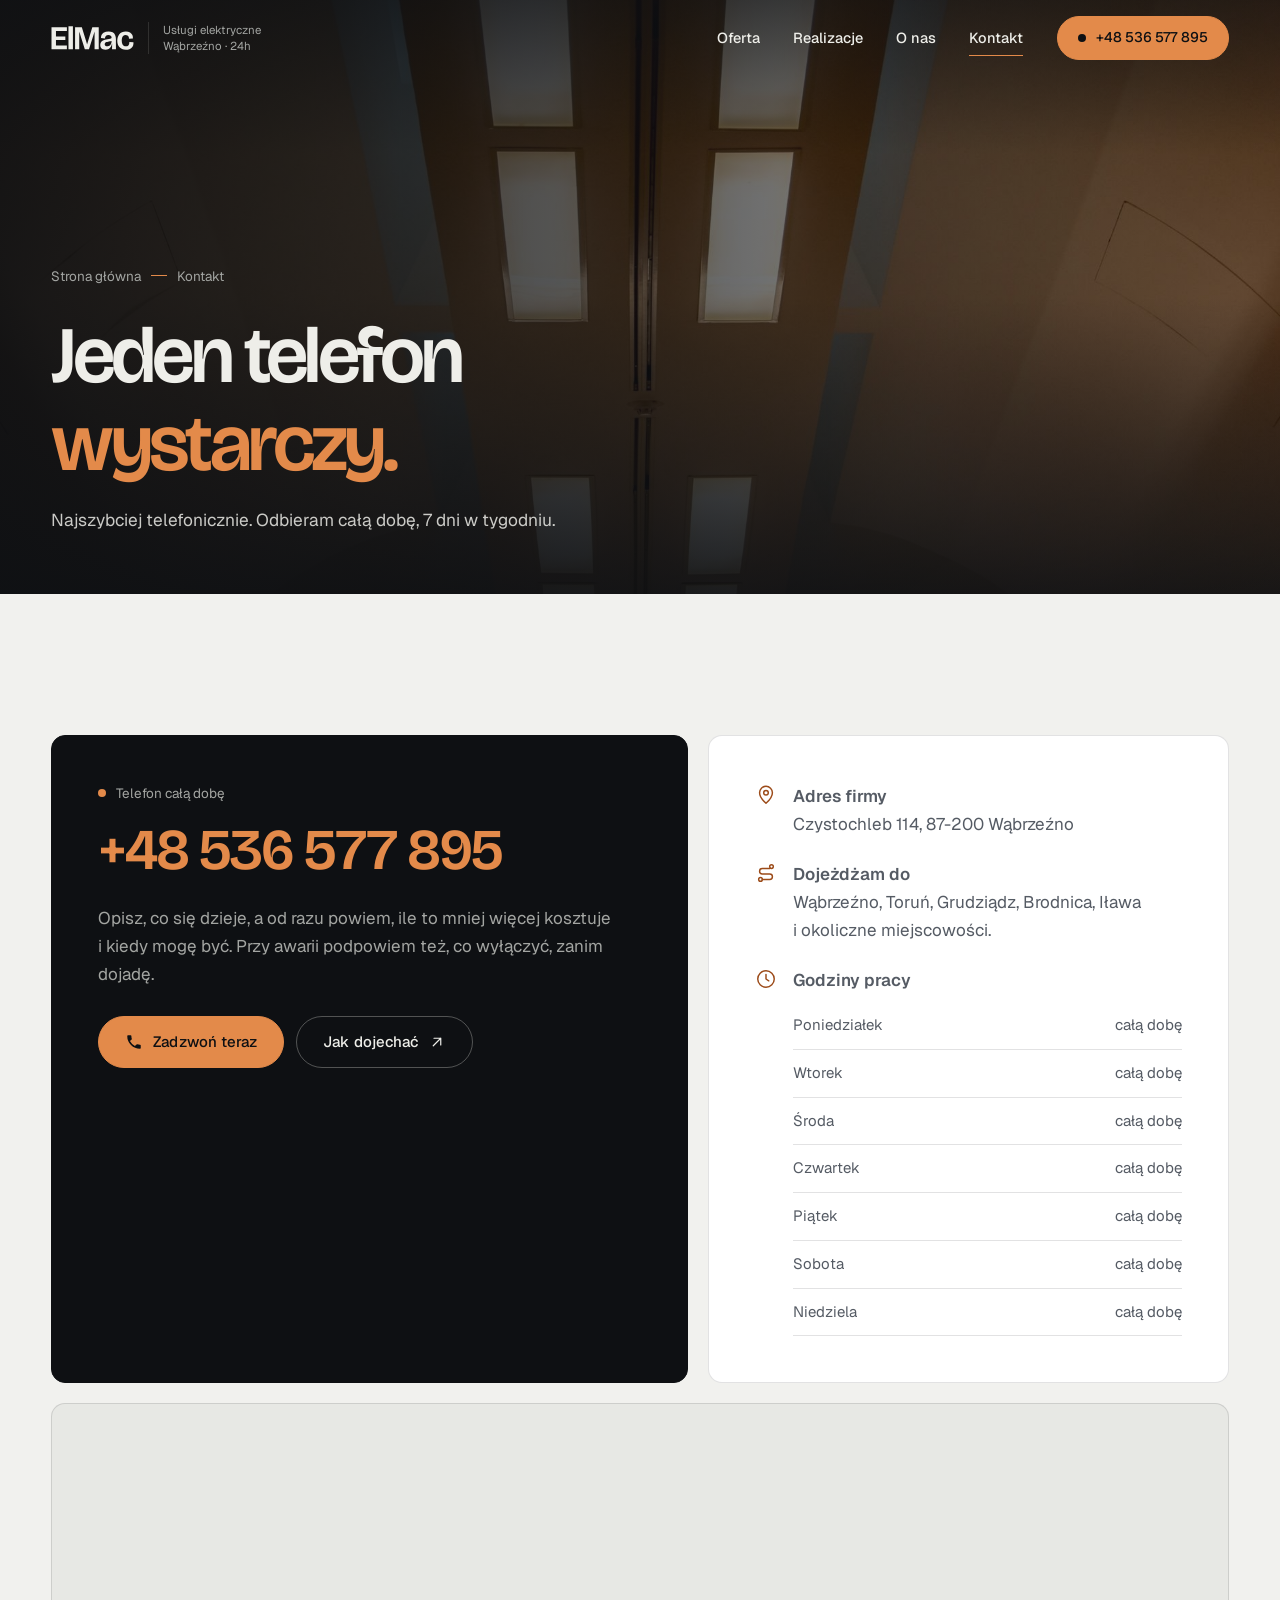
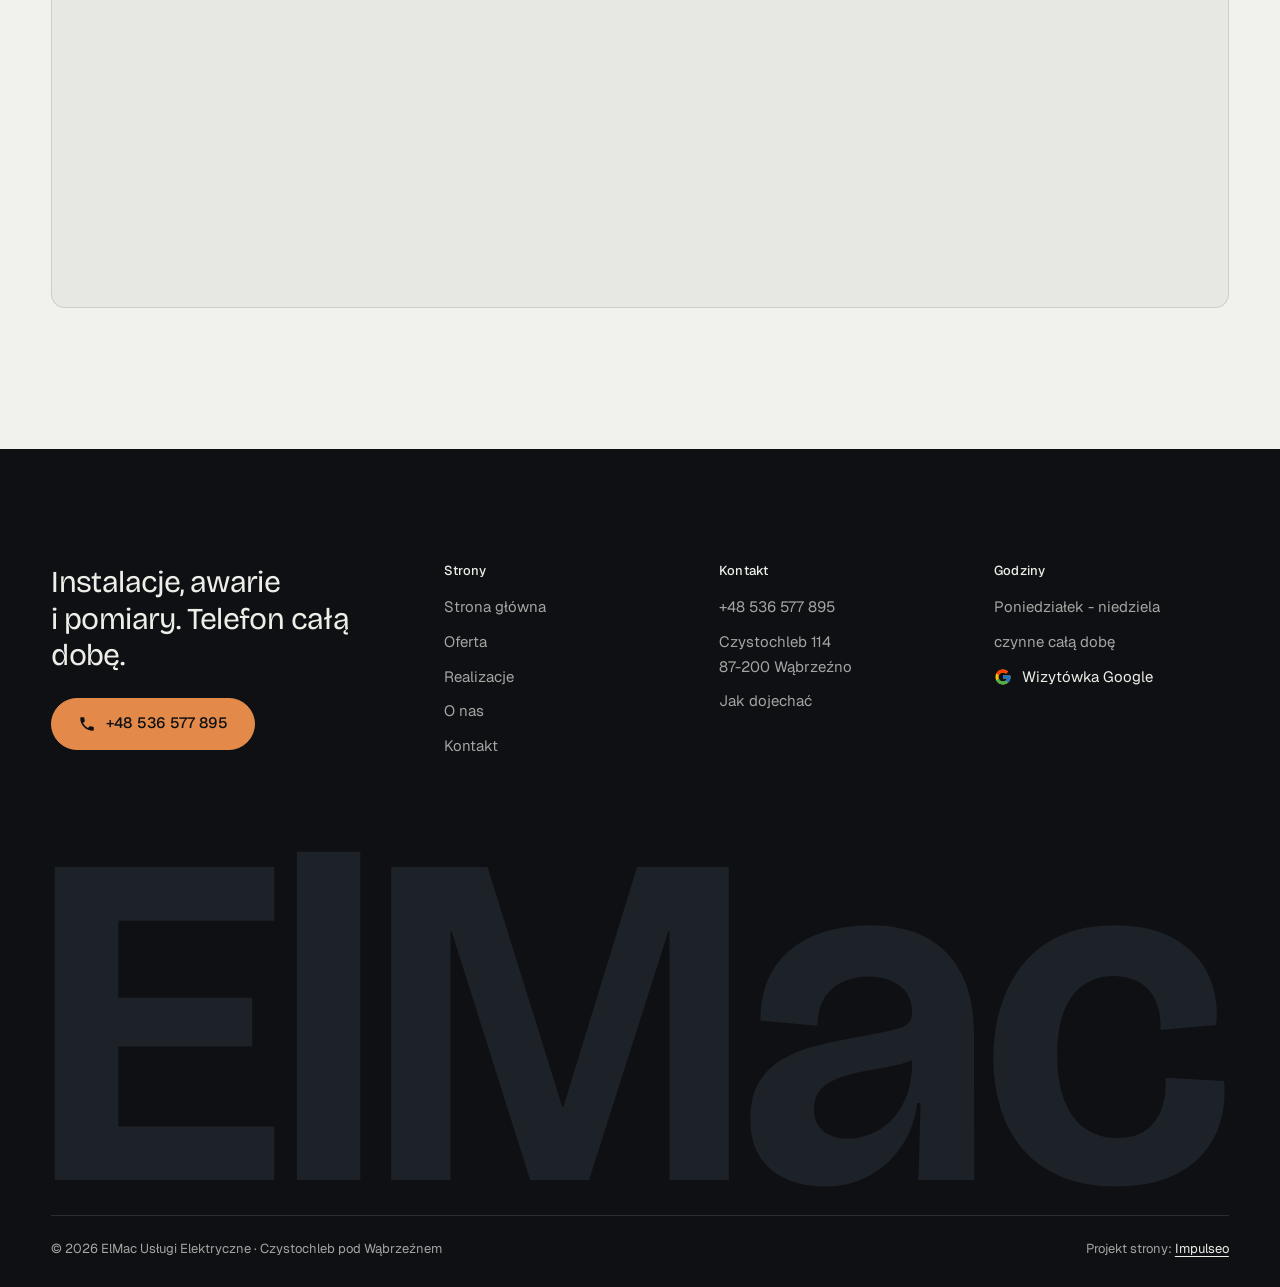
<file: kontakt.html>
<!DOCTYPE html>
<html lang="pl">
<head>
<meta charset="UTF-8">
<meta name="viewport" content="width=device-width, initial-scale=1.0">
<title>Kontakt - ElMac elektryk Wąbrzeźno, telefon całą dobę</title>
<meta name="description" content="Telefon całą dobę: +48 536 577 895. ElMac, Czystochleb 114, 87-200 Wąbrzeźno. Dojazd do Torunia, Grudziądza, Brodnicy i Iławy.">
<link rel="canonical" href="https://impulseo-pl.github.io/elektryk-elmac-sprawdzone-uslugi-elektryczne-24h/kontakt.html">
<meta name="robots" content="noindex, nofollow">
<meta name="theme-color" content="#0E1013">
<meta property="og:type" content="website">
<meta property="og:locale" content="pl_PL">
<meta property="og:site_name" content="ElMac Usługi Elektryczne">
<meta property="og:title" content="Kontakt - ElMac elektryk Wąbrzeźno, telefon całą dobę">
<meta property="og:description" content="Telefon całą dobę: +48 536 577 895. ElMac, Czystochleb 114, 87-200 Wąbrzeźno. Dojazd do Torunia, Grudziądza, Brodnicy i Iławy.">
<meta property="og:url" content="https://impulseo-pl.github.io/elektryk-elmac-sprawdzone-uslugi-elektryczne-24h/kontakt.html">
<meta property="og:image" content="https://impulseo-pl.github.io/elektryk-elmac-sprawdzone-uslugi-elektryczne-24h/img/og.jpg">
<meta property="og:image:width" content="1200">
<meta property="og:image:height" content="630">
<meta name="twitter:card" content="summary_large_image">
<script>(function(){var d=document.documentElement;d.classList.add('js');try{if(!window.matchMedia('(prefers-reduced-motion: reduce)').matches)d.classList.add('anim');}catch(e){}setTimeout(function(){if(!d.classList.contains('anim-ok'))d.classList.remove('anim');},3500);})();</script>

<link rel="preload" as="image" href="img/head-kontakt.jpg" fetchpriority="high">
<link rel="preconnect" href="https://fonts.googleapis.com">
<link rel="preconnect" href="https://fonts.gstatic.com" crossorigin>
<link href="https://fonts.googleapis.com/css2?family=Bricolage+Grotesque:opsz,wght@12..96,400..700&family=Geist:wght@400..600&display=swap" rel="stylesheet">
<link rel="stylesheet" href="assets/styles.css?v=20261001c">
<script src="assets/lenis.min.js?v=1.1.20" defer></script>
<script src="assets/main.js?v=20261001c" defer></script>
</head>
<body>
<a class="skip" href="#tresc">Przejdź do treści</a>
<header class="site-head">
<div class="head-in">
  <a class="brand" href="index.html" aria-label="ElMac - strona główna">
    <span class="znak"><svg class="wm" viewBox="37 -700 2482 722" role="img" aria-label="ElMac"><path pathLength="1" style="--i:0" d="M44.7999267578125 0.0V-660.0H178.80035400390625V0.0ZM137.26702880859375 0.0V-113.1336669921875H507.46673583984375V0.0ZM137.26702880859375 -281.599853515625V-384.466796875H461.2000732421875V-281.599853515625ZM137.26702880859375 -546.8663330078125V-660.0H507.46673583984375V-546.8663330078125Z"/><path pathLength="1" style="--i:1" d="M555.2666015625 0.0V-692.0001220703125H689.0003662109375V0.0Z"/><path pathLength="1" style="--i:2" d="M753.7999267578125 0.0V-660.0H957.0671997070312L1114.7335205078125 -154.2005615234375H1116.7335205078125L1272.1998291015625 -660.0H1465.6670532226562V0.0H1340.4666748046875V-524.9995727539062H1338.4666748046875L1171.0669555664062 0.0H1046.933349609375L881.0003051757812 -525.2662353515625H879.0003051757812V0.0Z"/><path pathLength="1" style="--i:3" d="M1665.7999877929688 13.73333740234375Q1625.5333251953125 13.73333740234375 1590.1999816894531 -0.5333251953125Q1554.8666381835938 -14.79998779296875 1532.7999572753906 -46.166656494140625Q1510.7332763671875 -77.5333251953125 1510.7332763671875 -129.20001220703125Q1510.7332763671875 -176.60003662109375 1528.9332885742188 -206.43338012695312Q1547.13330078125 -236.2667236328125 1578.4666442871094 -254.63339233398438Q1609.7999877929688 -273.00006103515625 1648.3333129882812 -282.7667236328125Q1686.8666381835938 -292.53338623046875 1726.7999267578125 -299.53338623046875Q1780.6665649414062 -309.2667236328125 1807.1998901367188 -315.1333923339844Q1833.7332153320312 -321.00006103515625 1842.8332214355469 -329.4000549316406Q1851.9332275390625 -337.800048828125 1851.9332275390625 -352.86669921875Q1851.9332275390625 -389.8665771484375 1826.0332946777344 -409.39984130859375Q1800.1333618164062 -428.93310546875 1759.8001098632812 -428.93310546875Q1734.8668212890625 -428.93310546875 1710.2001953125 -419.59979248046875Q1685.5335693359375 -410.2664794921875 1669.2669372558594 -387.7665100097656Q1653.0003051757812 -365.26654052734375 1652.4003295898438 -325.39990234375L1532.13330078125 -336.19989013671875Q1532.5332641601562 -394.6666259765625 1553.1332702636719 -433.6333312988281Q1573.7332763671875 -472.60003662109375 1607.9666442871094 -495.1667175292969Q1642.2000122070312 -517.7333984375 1682.7667236328125 -527.4667358398438Q1723.3334350585938 -537.2000732421875 1763.6668090820312 -537.2000732421875Q1834.6669311523438 -537.2000732421875 1883.4002990722656 -510.63336181640625Q1932.1336669921875 -484.066650390625 1957.3003234863281 -432.6999206542969Q1982.4669799804688 -381.33319091796875 1982.4669799804688 -306.06646728515625V-210.46649169921875Q1982.733642578125 -175.599853515625 1982.8669738769531 -140.23321533203125Q1983.0003051757812 -104.8665771484375 1983.1336364746094 -69.86660766601562Q1983.2669677734375 -34.86663818359375 1983.2669677734375 0.0H1865.13330078125Q1866.4666137695312 -39.7332763671875 1867.5332641601562 -79.26657104492188Q1868.5999145507812 -118.79986572265625 1869.6665649414062 -162.46649169921875H1862.8665771484375Q1857.5332641601562 -113.73321533203125 1831.3666076660156 -73.69992065429688Q1805.199951171875 -33.6666259765625 1763.0332946777344 -9.966644287109375Q1720.8666381835938 13.73333740234375 1665.7999877929688 13.73333740234375ZM1716.000244140625 -87.20025634765625Q1738.6001586914062 -87.20025634765625 1762.2334289550781 -96.23355102539062Q1785.86669921875 -105.266845703125 1806.0333251953125 -124.26678466796875Q1826.199951171875 -143.2667236328125 1838.7999267578125 -173.36666870117188Q1851.39990234375 -203.46661376953125 1851.9332275390625 -244.8665771484375L1852.1998901367188 -268.333251953125L1878.9332275390625 -273.466552734375Q1869.5999145507812 -259.39990234375 1848.5666198730469 -251.26657104492188Q1827.5333251953125 -243.13323974609375 1800.9333801269531 -238.49990844726562Q1774.3334350585938 -233.8665771484375 1747.2334899902344 -228.96658325195312Q1720.133544921875 -224.06658935546875 1696.93359375 -215.2332763671875Q1673.733642578125 -206.39996337890625 1659.3670043945312 -191.23333740234375Q1645.0003662109375 -176.06671142578125 1645.0003662109375 -149.533447265625Q1645.0003662109375 -120.06683349609375 1664.7003479003906 -103.633544921875Q1684.4003295898438 -87.20025634765625 1716.000244140625 -87.20025634765625Z"/><path pathLength="1" style="--i:4" d="M2281.7333984375 13.73333740234375Q2215.0 13.73333740234375 2165.999969482422 -6.9666748046875Q2116.9999389648438 -27.66668701171875 2085.2666015625 -64.86669921875Q2053.5332641601562 -102.06671142578125 2038.2666015625 -151.20004272460938Q2022.9999389648438 -200.3333740234375 2022.9999389648438 -257.20001220703125Q2022.9999389648438 -314.26666259765625 2038.2666015625 -364.5Q2053.5332641601562 -414.73333740234375 2084.633270263672 -454.0333557128906Q2115.7332763671875 -493.3333740234375 2164.0999755859375 -515.2667236328125Q2212.4666748046875 -537.2000732421875 2278.666748046875 -537.2000732421875Q2357.6001586914062 -537.2000732421875 2407.1001892089844 -507.300048828125Q2456.6002197265625 -477.4000244140625 2477.9002075195312 -429.79998779296875Q2499.2001953125 -382.199951171875 2492.8668212890625 -326.8665771484375L2375.5331420898438 -316.13323974609375Q2376.733154296875 -354.26654052734375 2364.5665283203125 -379.4998474121094Q2352.39990234375 -404.733154296875 2329.9332885742188 -417.4331359863281Q2307.4666748046875 -430.13311767578125 2277.0000610351562 -430.13311767578125Q2251.666748046875 -430.13311767578125 2229.966796875 -420.866455078125Q2208.266845703125 -411.59979248046875 2192.0335693359375 -391.49981689453125Q2175.80029296875 -371.39984130859375 2166.7669982910156 -340.0665588378906Q2157.7337036132812 -308.7332763671875 2157.7337036132812 -263.60003662109375Q2157.7337036132812 -205.60015869140625 2173.233642578125 -166.53353881835938Q2188.7335815429688 -127.4669189453125 2217.0335083007812 -108.06692504882812Q2245.3334350585938 -88.66693115234375 2284.0000610351562 -88.66693115234375Q2324.7333374023438 -88.66693115234375 2347.7332763671875 -107.33358764648438Q2370.7332153320312 -126.000244140625 2379.66650390625 -155.50021362304688Q2388.5997924804688 -185.00018310546875 2385.6664428710938 -216.0001220703125L2509.6001586914062 -209.0001220703125Q2513.7335205078125 -164.20013427734375 2502.266876220703 -123.90011596679688Q2490.8002319335938 -83.60009765625 2462.433563232422 -52.46673583984375Q2434.06689453125 -21.3333740234375 2389.1001892089844 -3.800018310546875Q2344.1334838867188 13.73333740234375 2281.7333984375 13.73333740234375Z"/></svg></span>
    <span class="brand-sub">Usługi elektryczne<br>Wąbrzeźno · 24h</span>
  </a>
  <nav class="nav-links" aria-label="Menu główne">
    <a class="nl" href="oferta.html">Oferta</a><a class="nl" href="realizacje.html">Realizacje</a><a class="nl" href="o-nas.html">O&nbsp;nas</a><a class="nl" href="kontakt.html" aria-current="page">Kontakt</a>
    <a class="btn btn-copper nav-cta" href="tel:+48536577895"><span class="live" aria-hidden="true"></span>+48 536 577 895</a>
  </nav>
  <button class="burger" type="button" aria-label="Otwórz menu" aria-expanded="false" aria-controls="mnav"><span></span><span></span></button>
</div>
</header>

<div class="mnav" id="mnav">
  <div class="mnav-in">
    <a class="ml" href="index.html">Strona główna</a><a class="ml" href="oferta.html">Oferta</a><a class="ml" href="realizacje.html">Realizacje</a><a class="ml" href="o-nas.html">O&nbsp;nas</a><a class="ml" href="kontakt.html" aria-current="page">Kontakt</a>
    <div class="mnav-foot">
      <span>Telefon czynny całą dobę, 7 dni w&nbsp;tygodniu</span>
      <a class="btn btn-copper" href="tel:+48536577895"><svg class="ico" width="16" height="16" viewBox="0 0 24 24" fill="none" aria-hidden="true"><path d="M6.6 10.8a15.5 15.5 0 0 0 6.6 6.6l2.2-2.2a1 1 0 0 1 1-.24 11.4 11.4 0 0 0 3.6.58 1 1 0 0 1 1 1V20a1 1 0 0 1-1 1A17 17 0 0 1 3 4a1 1 0 0 1 1-1h3.5a1 1 0 0 1 1 1c0 1.25.2 2.46.58 3.6a1 1 0 0 1-.25 1l-2.23 2.2Z" fill="currentColor"/></svg>+48 536 577 895</a>
    </div>
  </div>
</div>
<main id="tresc">

<section class="pagehead">
  <div class="pagehead-media"><img src="img/head-kontakt.jpg" alt="Sufit z jasnymi oprawami oświetleniowymi" width="1880" height="1253" decoding="async" fetchpriority="high"></div>
  <div class="ph-in">
    <p class="crumb up" style="--d:0"><a href="index.html">Strona główna</a><span class="sl" aria-hidden="true"></span>Kontakt</p>
    <h1><span class="ln"><span class="ln-i" style="--k:0">Jeden telefon</span></span><span class="ln"><span class="ln-i" style="--k:1"><em>wystarczy.</em></span></span></h1>
    <p class="ph-lead up" style="--d:300">Najszybciej telefonicznie. Odbieram całą dobę, 7 dni w&nbsp;tygodniu.</p>
  </div>
</section>

<section class="sec">
  <div class="wrap">
    <div class="k-grid">
      <div class="k-card dark rv">
        <span class="lbl"><span class="live" aria-hidden="true"></span>Telefon całą dobę</span>
        <a class="k-phone" href="tel:+48536577895">+48 536 577 895</a>
        <p>Opisz, co się dzieje, a&nbsp;od razu powiem, ile to mniej więcej kosztuje i&nbsp;kiedy mogę być. Przy awarii podpowiem też, co wyłączyć, zanim dojadę.</p>
        <div class="cta-row" style="margin-top:28px">
          <a class="btn btn-copper" href="tel:+48536577895"><svg class="ico" width="16" height="16" viewBox="0 0 24 24" fill="none" aria-hidden="true"><path d="M6.6 10.8a15.5 15.5 0 0 0 6.6 6.6l2.2-2.2a1 1 0 0 1 1-.24 11.4 11.4 0 0 0 3.6.58 1 1 0 0 1 1 1V20a1 1 0 0 1-1 1A17 17 0 0 1 3 4a1 1 0 0 1 1-1h3.5a1 1 0 0 1 1 1c0 1.25.2 2.46.58 3.6a1 1 0 0 1-.25 1l-2.23 2.2Z" fill="currentColor"/></svg>Zadzwoń teraz</a>
          <a class="btn btn-ghost" href="https://maps.google.com/?cid=17849796114524135607" target="_blank" rel="noopener">Jak dojechać<svg class="ico" width="18" height="18" viewBox="0 0 24 24" fill="none" stroke="currentColor" stroke-width="1.6" stroke-linecap="round" stroke-linejoin="round" aria-hidden="true"><path d="M7 17 17 7M8 7h9v9"/></svg></a>
        </div>
      </div>
      <div class="k-card rv" style="--d:120">
        <ul class="k-list">
          <li><svg class="ico" width="24" height="24" viewBox="0 0 24 24" fill="none" stroke="currentColor" stroke-width="1.6" stroke-linecap="round" stroke-linejoin="round" aria-hidden="true"><path d="M12 21s-7-6.2-7-11.5A7 7 0 0 1 19 9.5C19 14.8 12 21 12 21z"/><circle cx="12" cy="9.5" r="2.5"/></svg><span><b>Adres firmy</b>Czystochleb 114, 87-200 Wąbrzeźno</span></li>
          <li><svg class="ico" width="24" height="24" viewBox="0 0 24 24" fill="none" stroke="currentColor" stroke-width="1.6" stroke-linecap="round" stroke-linejoin="round" aria-hidden="true"><circle cx="6" cy="19" r="2"/><circle cx="18" cy="5" r="2"/><path d="M8 19h8a3 3 0 0 0 0-6H8a3 3 0 0 1 0-6h8"/></svg><span><b>Dojeżdżam do</b>Wąbrzeźno, Toruń, Grudziądz, Brodnica, Iława i&nbsp;okoliczne miejscowości.</span></li>
          <li><svg class="ico" width="24" height="24" viewBox="0 0 24 24" fill="none" stroke="currentColor" stroke-width="1.6" stroke-linecap="round" stroke-linejoin="round" aria-hidden="true"><circle cx="12" cy="12" r="9"/><path d="M12 7v5l3 2"/></svg><span><b>Godziny pracy</b>
            <ul class="hours"><li><span>Poniedziałek</span><span>całą dobę</span></li><li><span>Wtorek</span><span>całą dobę</span></li><li><span>Środa</span><span>całą dobę</span></li><li><span>Czwartek</span><span>całą dobę</span></li><li><span>Piątek</span><span>całą dobę</span></li><li><span>Sobota</span><span>całą dobę</span></li><li><span>Niedziela</span><span>całą dobę</span></li></ul></span></li>
        </ul>
      </div>
    </div>
    <div class="map map-lg rv">
      <iframe title="Mapa dojazdu - ElMac, Czystochleb pod Wąbrzeźnem" src="https://maps.google.com/maps?q=53.2683416,18.9390611&z=9&output=embed" loading="lazy" referrerpolicy="no-referrer-when-downgrade"></iframe>
    </div>
  </div>
</section>
</main>
<footer class="site-foot">
  <div class="wrap">
    <div class="foot-top">
      <div>
        <p class="foot-claim">Instalacje, awarie i&nbsp;pomiary. Telefon całą dobę.</p>
        <a class="btn btn-copper" href="tel:+48536577895"><svg class="ico" width="16" height="16" viewBox="0 0 24 24" fill="none" aria-hidden="true"><path d="M6.6 10.8a15.5 15.5 0 0 0 6.6 6.6l2.2-2.2a1 1 0 0 1 1-.24 11.4 11.4 0 0 0 3.6.58 1 1 0 0 1 1 1V20a1 1 0 0 1-1 1A17 17 0 0 1 3 4a1 1 0 0 1 1-1h3.5a1 1 0 0 1 1 1c0 1.25.2 2.46.58 3.6a1 1 0 0 1-.25 1l-2.23 2.2Z" fill="currentColor"/></svg>+48 536 577 895</a>
      </div>
      <div>
        <h4>Strony</h4>
        <ul><li><a href="index.html">Strona główna</a></li><li><a href="oferta.html">Oferta</a></li><li><a href="realizacje.html">Realizacje</a></li><li><a href="o-nas.html">O&nbsp;nas</a></li><li><a href="kontakt.html">Kontakt</a></li></ul>
      </div>
      <div>
        <h4>Kontakt</h4>
        <ul>
          <li><a href="tel:+48536577895">+48 536 577 895</a></li>
          <li>Czystochleb 114<br>87-200 Wąbrzeźno</li>
          <li><a href="https://maps.google.com/?cid=17849796114524135607" target="_blank" rel="noopener">Jak dojechać</a></li>
        </ul>
      </div>
      <div>
        <h4>Godziny</h4>
        <ul>
          <li>Poniedziałek - niedziela</li>
          <li>czynne całą dobę</li>
          <li><a class="soc" href="https://maps.google.com/?cid=17849796114524135607" target="_blank" rel="noopener" aria-label="Wizytówka ElMac w Google"><svg class="g-logo" viewBox="0 0 48 48" aria-hidden="true"><path fill="#FFC107" d="M43.6 20.5H42V20H24v8h11.3C33.7 32.7 29.2 36 24 36c-6.6 0-12-5.4-12-12s5.4-12 12-12c3.1 0 5.8 1.2 7.9 3.1l5.7-5.7C34 6.1 29.3 4 24 4 12.9 4 4 12.9 4 24s8.9 20 20 20 20-8.9 20-20c0-1.3-.1-2.4-.4-3.5z"/><path fill="#FF3D00" d="m6.3 14.7 6.6 4.8C14.7 15.1 19 12 24 12c3.1 0 5.8 1.2 7.9 3.1l5.7-5.7C34 6.1 29.3 4 24 4 16.3 4 9.7 8.3 6.3 14.7z"/><path fill="#4CAF50" d="M24 44c5.2 0 9.9-2 13.4-5.2l-6.2-5.2A11.9 11.9 0 0 1 24 36c-5.2 0-9.6-3.3-11.3-7.9l-6.5 5C9.5 39.6 16.2 44 24 44z"/><path fill="#1976D2" d="M43.6 20.5H42V20H24v8h11.3a12 12 0 0 1-4.1 5.6l6.2 5.2C37 39.2 44 34 44 24c0-1.3-.1-2.4-.4-3.5z"/></svg>Wizytówka Google</a></li>
        </ul>
      </div>
    </div>
    <div class="foot-mark" aria-hidden="true"><svg class="wm-foot" viewBox="37 -700 2482 722" aria-hidden="true" focusable="false"><path style="--i:0" d="M44.7999267578125 0.0V-660.0H178.80035400390625V0.0ZM137.26702880859375 0.0V-113.1336669921875H507.46673583984375V0.0ZM137.26702880859375 -281.599853515625V-384.466796875H461.2000732421875V-281.599853515625ZM137.26702880859375 -546.8663330078125V-660.0H507.46673583984375V-546.8663330078125Z"/><path style="--i:1" d="M555.2666015625 0.0V-692.0001220703125H689.0003662109375V0.0Z"/><path style="--i:2" d="M753.7999267578125 0.0V-660.0H957.0671997070312L1114.7335205078125 -154.2005615234375H1116.7335205078125L1272.1998291015625 -660.0H1465.6670532226562V0.0H1340.4666748046875V-524.9995727539062H1338.4666748046875L1171.0669555664062 0.0H1046.933349609375L881.0003051757812 -525.2662353515625H879.0003051757812V0.0Z"/><path style="--i:3" d="M1665.7999877929688 13.73333740234375Q1625.5333251953125 13.73333740234375 1590.1999816894531 -0.5333251953125Q1554.8666381835938 -14.79998779296875 1532.7999572753906 -46.166656494140625Q1510.7332763671875 -77.5333251953125 1510.7332763671875 -129.20001220703125Q1510.7332763671875 -176.60003662109375 1528.9332885742188 -206.43338012695312Q1547.13330078125 -236.2667236328125 1578.4666442871094 -254.63339233398438Q1609.7999877929688 -273.00006103515625 1648.3333129882812 -282.7667236328125Q1686.8666381835938 -292.53338623046875 1726.7999267578125 -299.53338623046875Q1780.6665649414062 -309.2667236328125 1807.1998901367188 -315.1333923339844Q1833.7332153320312 -321.00006103515625 1842.8332214355469 -329.4000549316406Q1851.9332275390625 -337.800048828125 1851.9332275390625 -352.86669921875Q1851.9332275390625 -389.8665771484375 1826.0332946777344 -409.39984130859375Q1800.1333618164062 -428.93310546875 1759.8001098632812 -428.93310546875Q1734.8668212890625 -428.93310546875 1710.2001953125 -419.59979248046875Q1685.5335693359375 -410.2664794921875 1669.2669372558594 -387.7665100097656Q1653.0003051757812 -365.26654052734375 1652.4003295898438 -325.39990234375L1532.13330078125 -336.19989013671875Q1532.5332641601562 -394.6666259765625 1553.1332702636719 -433.6333312988281Q1573.7332763671875 -472.60003662109375 1607.9666442871094 -495.1667175292969Q1642.2000122070312 -517.7333984375 1682.7667236328125 -527.4667358398438Q1723.3334350585938 -537.2000732421875 1763.6668090820312 -537.2000732421875Q1834.6669311523438 -537.2000732421875 1883.4002990722656 -510.63336181640625Q1932.1336669921875 -484.066650390625 1957.3003234863281 -432.6999206542969Q1982.4669799804688 -381.33319091796875 1982.4669799804688 -306.06646728515625V-210.46649169921875Q1982.733642578125 -175.599853515625 1982.8669738769531 -140.23321533203125Q1983.0003051757812 -104.8665771484375 1983.1336364746094 -69.86660766601562Q1983.2669677734375 -34.86663818359375 1983.2669677734375 0.0H1865.13330078125Q1866.4666137695312 -39.7332763671875 1867.5332641601562 -79.26657104492188Q1868.5999145507812 -118.79986572265625 1869.6665649414062 -162.46649169921875H1862.8665771484375Q1857.5332641601562 -113.73321533203125 1831.3666076660156 -73.69992065429688Q1805.199951171875 -33.6666259765625 1763.0332946777344 -9.966644287109375Q1720.8666381835938 13.73333740234375 1665.7999877929688 13.73333740234375ZM1716.000244140625 -87.20025634765625Q1738.6001586914062 -87.20025634765625 1762.2334289550781 -96.23355102539062Q1785.86669921875 -105.266845703125 1806.0333251953125 -124.26678466796875Q1826.199951171875 -143.2667236328125 1838.7999267578125 -173.36666870117188Q1851.39990234375 -203.46661376953125 1851.9332275390625 -244.8665771484375L1852.1998901367188 -268.333251953125L1878.9332275390625 -273.466552734375Q1869.5999145507812 -259.39990234375 1848.5666198730469 -251.26657104492188Q1827.5333251953125 -243.13323974609375 1800.9333801269531 -238.49990844726562Q1774.3334350585938 -233.8665771484375 1747.2334899902344 -228.96658325195312Q1720.133544921875 -224.06658935546875 1696.93359375 -215.2332763671875Q1673.733642578125 -206.39996337890625 1659.3670043945312 -191.23333740234375Q1645.0003662109375 -176.06671142578125 1645.0003662109375 -149.533447265625Q1645.0003662109375 -120.06683349609375 1664.7003479003906 -103.633544921875Q1684.4003295898438 -87.20025634765625 1716.000244140625 -87.20025634765625Z"/><path style="--i:4" d="M2281.7333984375 13.73333740234375Q2215.0 13.73333740234375 2165.999969482422 -6.9666748046875Q2116.9999389648438 -27.66668701171875 2085.2666015625 -64.86669921875Q2053.5332641601562 -102.06671142578125 2038.2666015625 -151.20004272460938Q2022.9999389648438 -200.3333740234375 2022.9999389648438 -257.20001220703125Q2022.9999389648438 -314.26666259765625 2038.2666015625 -364.5Q2053.5332641601562 -414.73333740234375 2084.633270263672 -454.0333557128906Q2115.7332763671875 -493.3333740234375 2164.0999755859375 -515.2667236328125Q2212.4666748046875 -537.2000732421875 2278.666748046875 -537.2000732421875Q2357.6001586914062 -537.2000732421875 2407.1001892089844 -507.300048828125Q2456.6002197265625 -477.4000244140625 2477.9002075195312 -429.79998779296875Q2499.2001953125 -382.199951171875 2492.8668212890625 -326.8665771484375L2375.5331420898438 -316.13323974609375Q2376.733154296875 -354.26654052734375 2364.5665283203125 -379.4998474121094Q2352.39990234375 -404.733154296875 2329.9332885742188 -417.4331359863281Q2307.4666748046875 -430.13311767578125 2277.0000610351562 -430.13311767578125Q2251.666748046875 -430.13311767578125 2229.966796875 -420.866455078125Q2208.266845703125 -411.59979248046875 2192.0335693359375 -391.49981689453125Q2175.80029296875 -371.39984130859375 2166.7669982910156 -340.0665588378906Q2157.7337036132812 -308.7332763671875 2157.7337036132812 -263.60003662109375Q2157.7337036132812 -205.60015869140625 2173.233642578125 -166.53353881835938Q2188.7335815429688 -127.4669189453125 2217.0335083007812 -108.06692504882812Q2245.3334350585938 -88.66693115234375 2284.0000610351562 -88.66693115234375Q2324.7333374023438 -88.66693115234375 2347.7332763671875 -107.33358764648438Q2370.7332153320312 -126.000244140625 2379.66650390625 -155.50021362304688Q2388.5997924804688 -185.00018310546875 2385.6664428710938 -216.0001220703125L2509.6001586914062 -209.0001220703125Q2513.7335205078125 -164.20013427734375 2502.266876220703 -123.90011596679688Q2490.8002319335938 -83.60009765625 2462.433563232422 -52.46673583984375Q2434.06689453125 -21.3333740234375 2389.1001892089844 -3.800018310546875Q2344.1334838867188 13.73333740234375 2281.7333984375 13.73333740234375Z"/></svg></div>
    <div class="foot-bottom">
      <span>© 2026 ElMac Usługi Elektryczne · Czystochleb pod Wąbrzeźnem</span>
      <span>Projekt strony: <a class="foot-credit" href="https://impulseo.pl" target="_blank" rel="noopener">Impulseo</a></span>
    </div>
  </div>
</footer>
<div class="sticky-call">
  <a class="btn btn-copper" href="tel:+48536577895"><svg class="ico" width="16" height="16" viewBox="0 0 24 24" fill="none" aria-hidden="true"><path d="M6.6 10.8a15.5 15.5 0 0 0 6.6 6.6l2.2-2.2a1 1 0 0 1 1-.24 11.4 11.4 0 0 0 3.6.58 1 1 0 0 1 1 1V20a1 1 0 0 1-1 1A17 17 0 0 1 3 4a1 1 0 0 1 1-1h3.5a1 1 0 0 1 1 1c0 1.25.2 2.46.58 3.6a1 1 0 0 1-.25 1l-2.23 2.2Z" fill="currentColor"/></svg>Zadzwoń</a>
  <a class="btn btn-ghost" href="kontakt.html">Kontakt i&nbsp;dojazd</a>
</div>
</body>
</html>
</file>
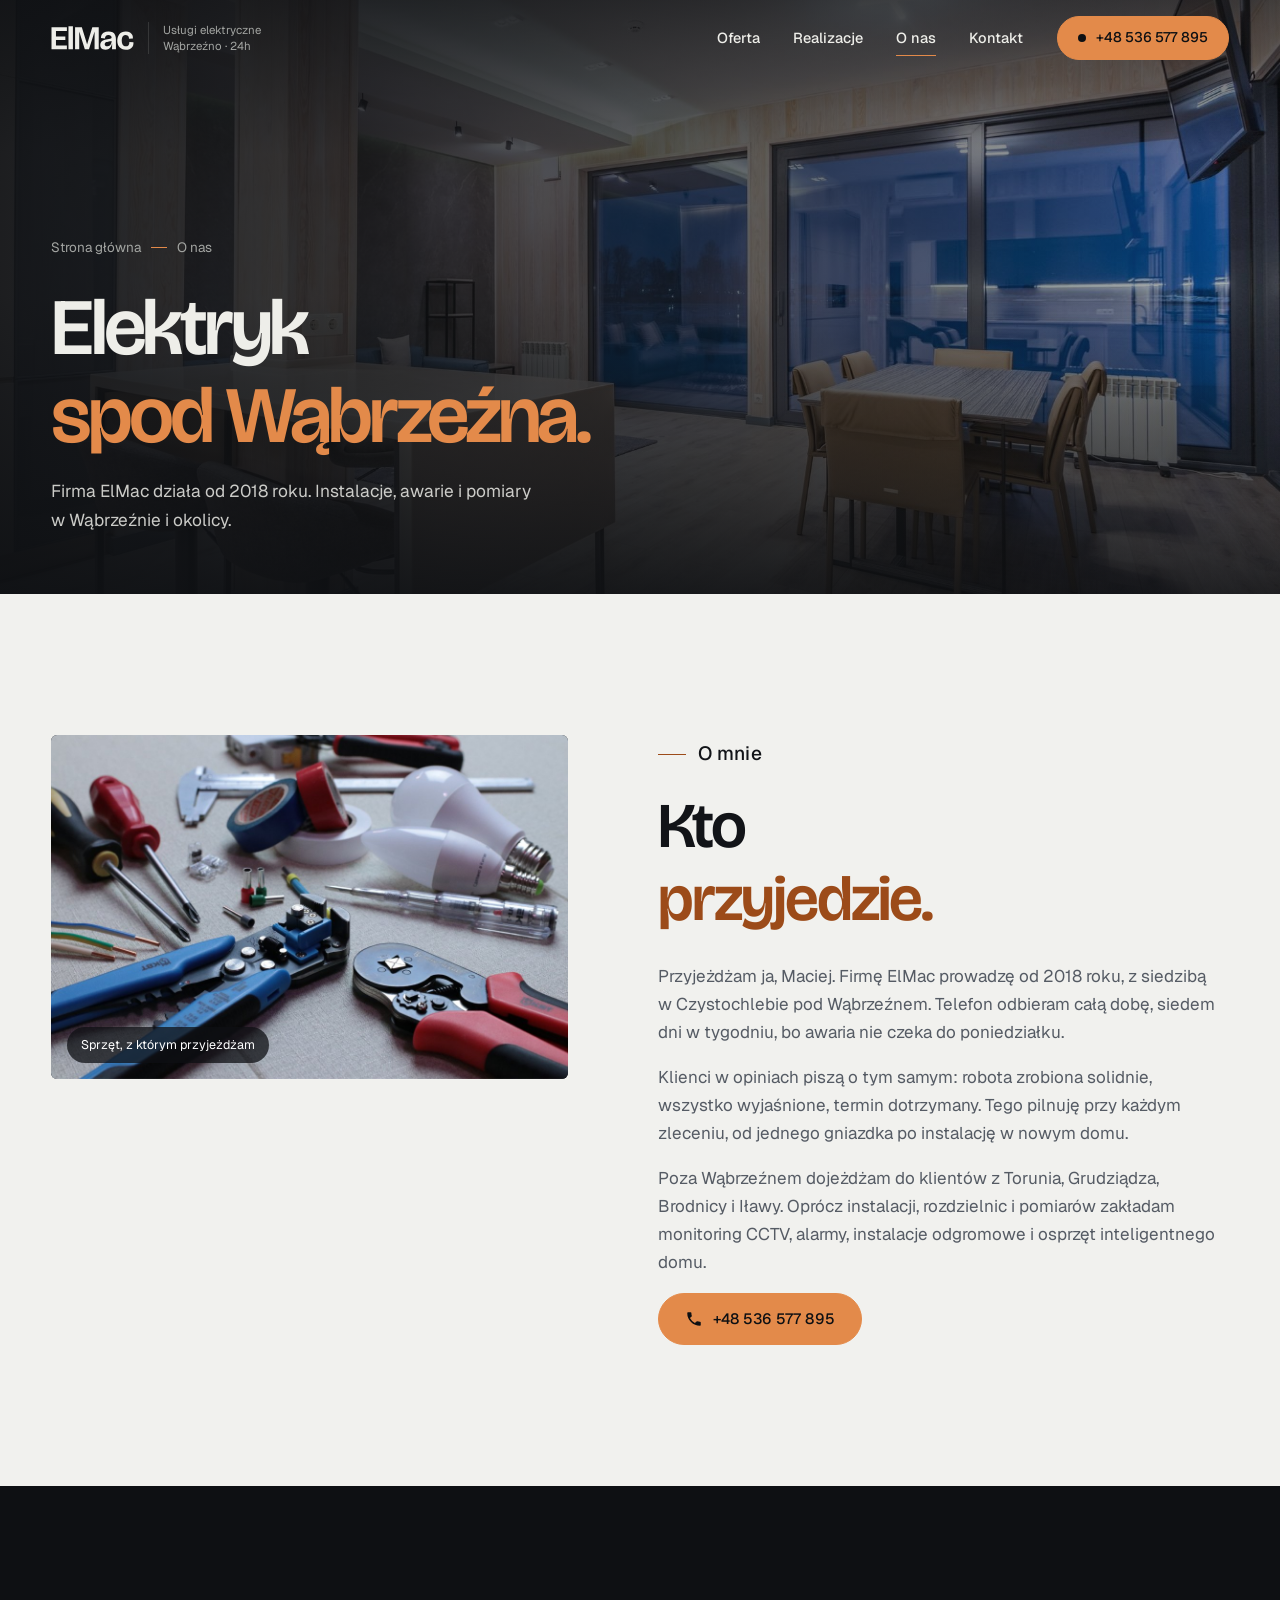
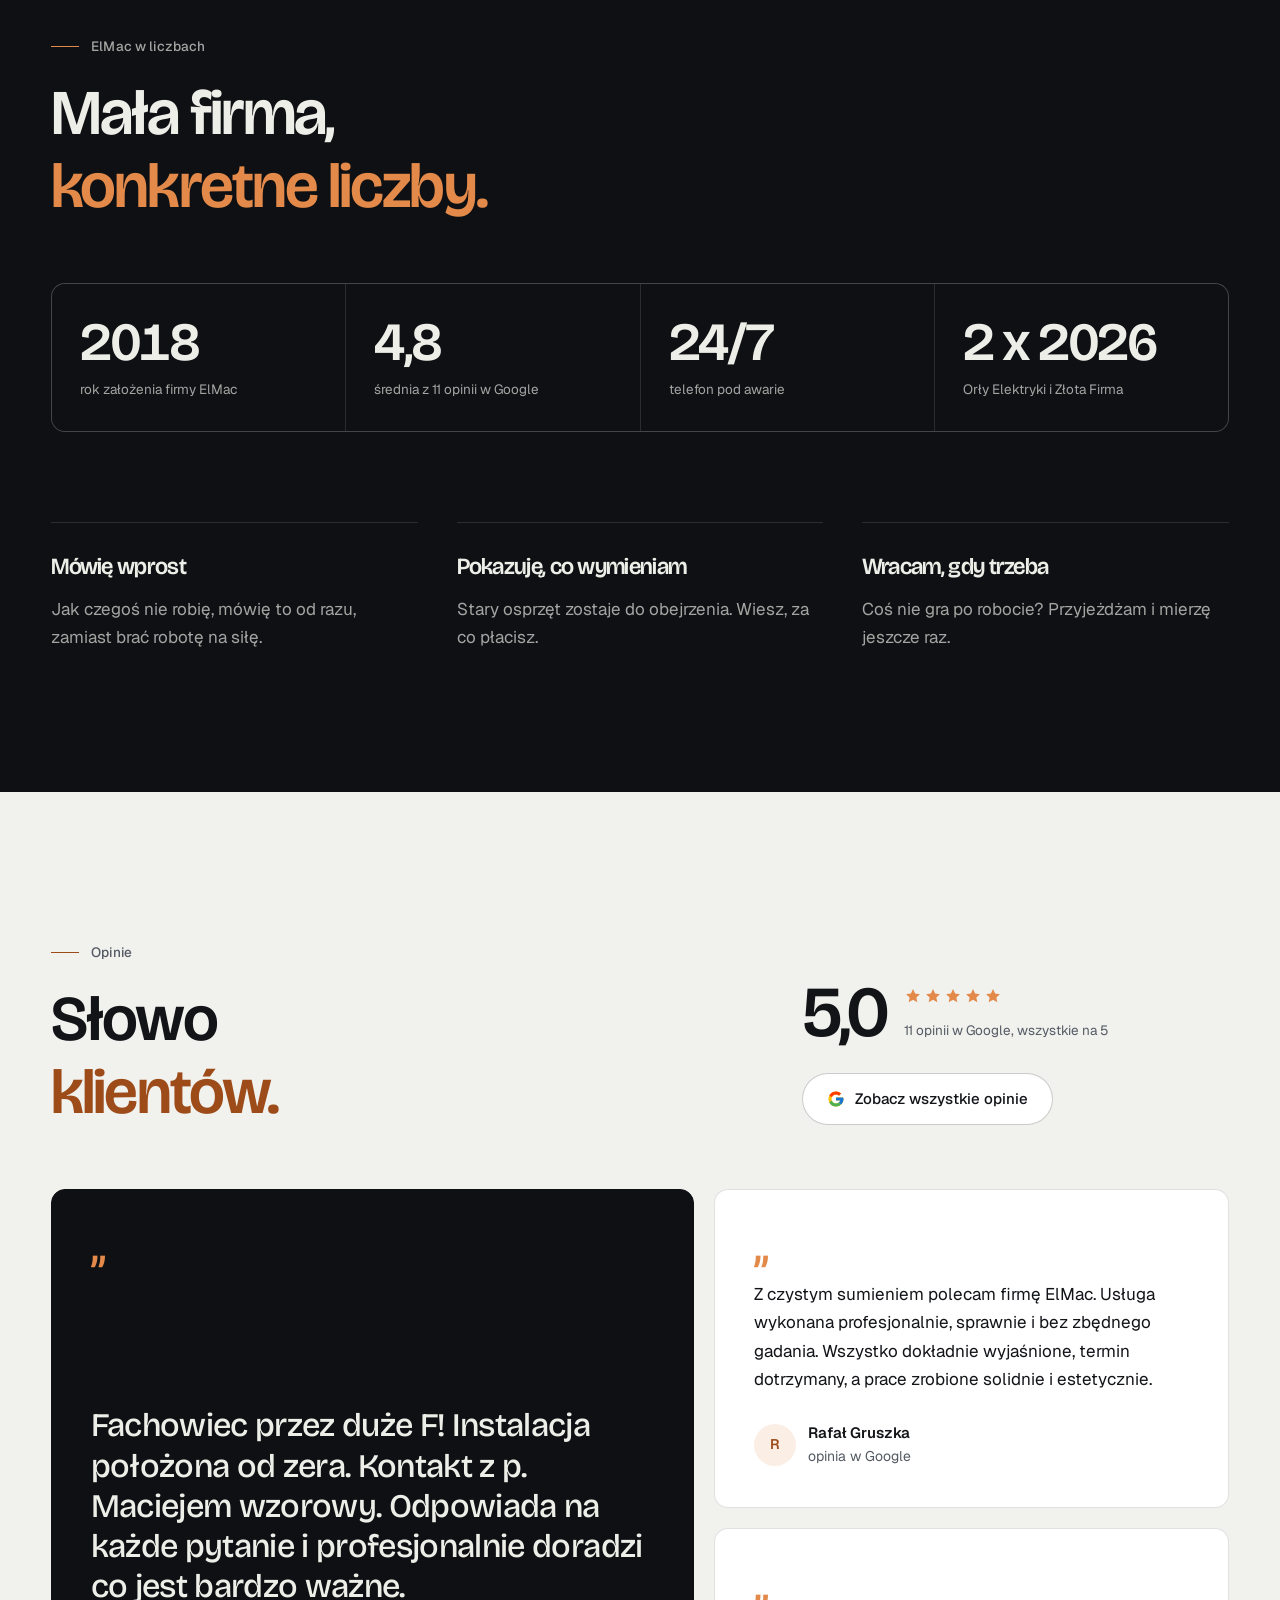
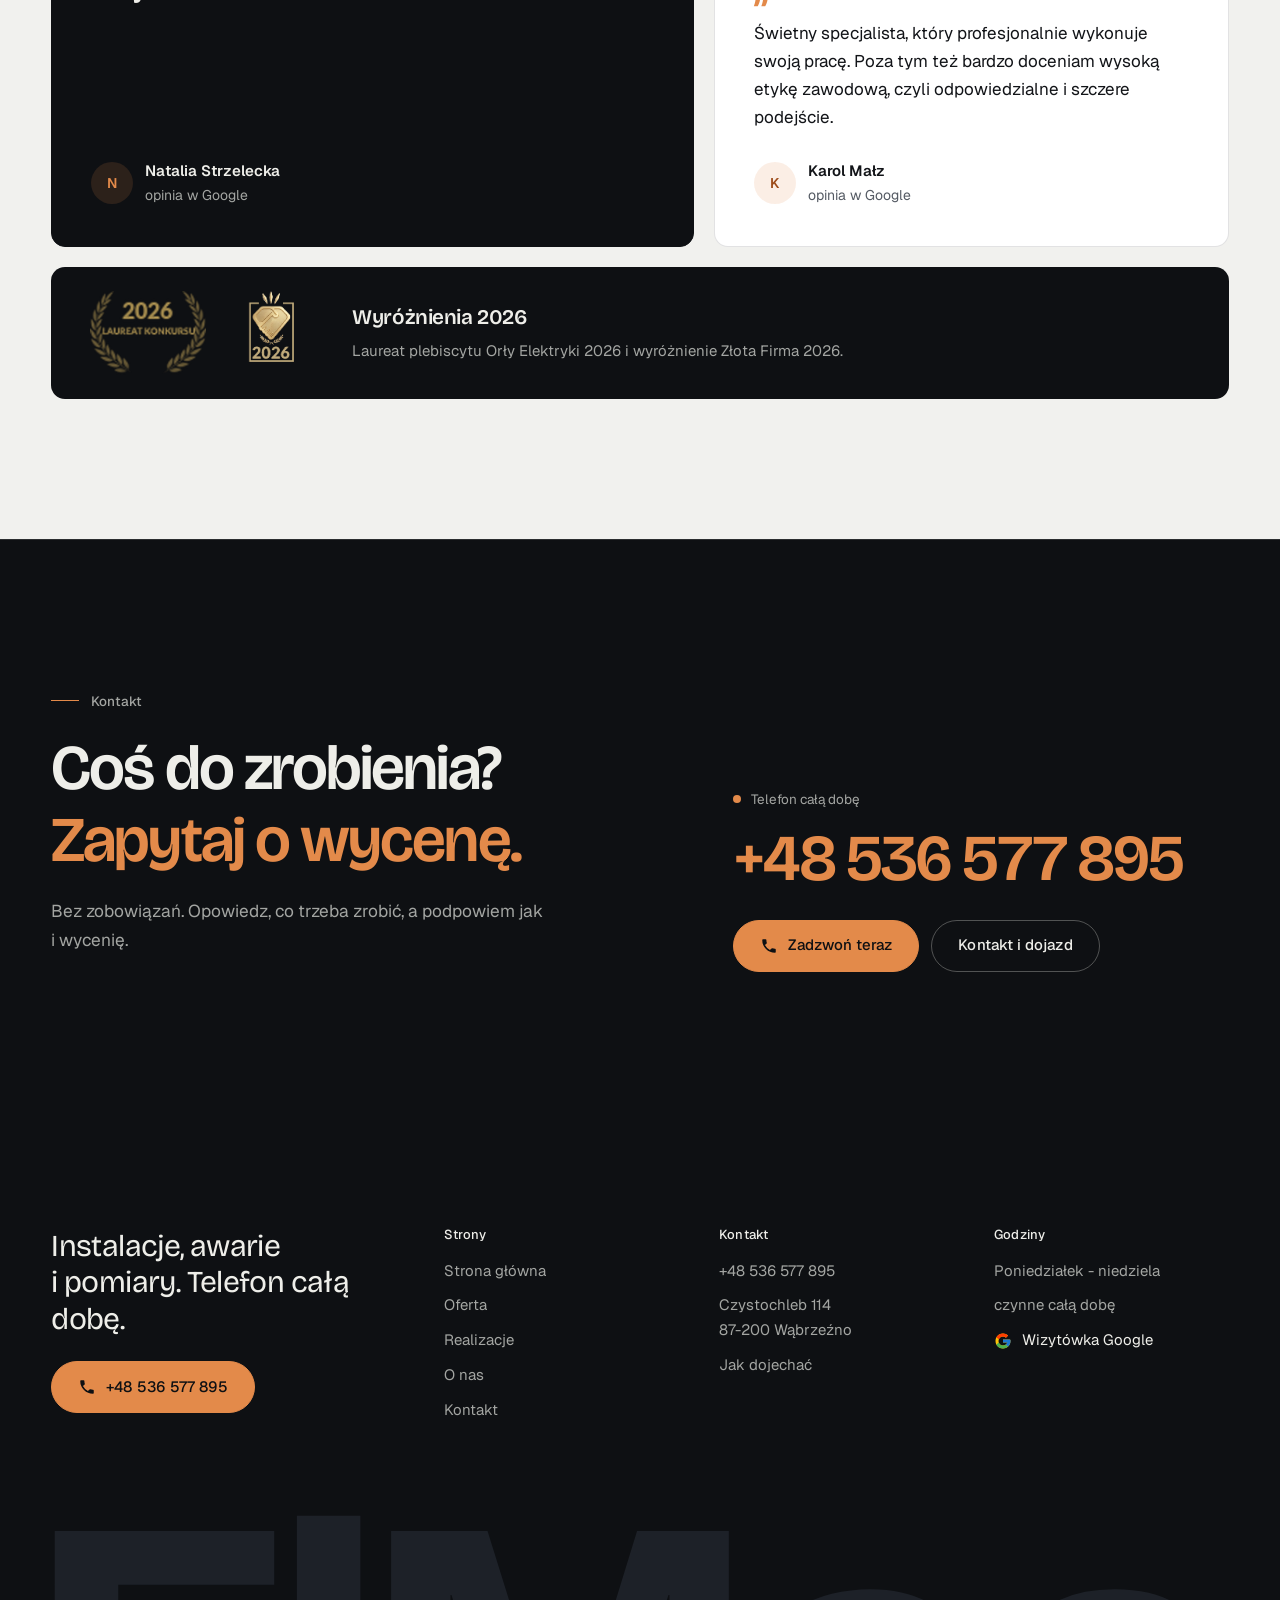
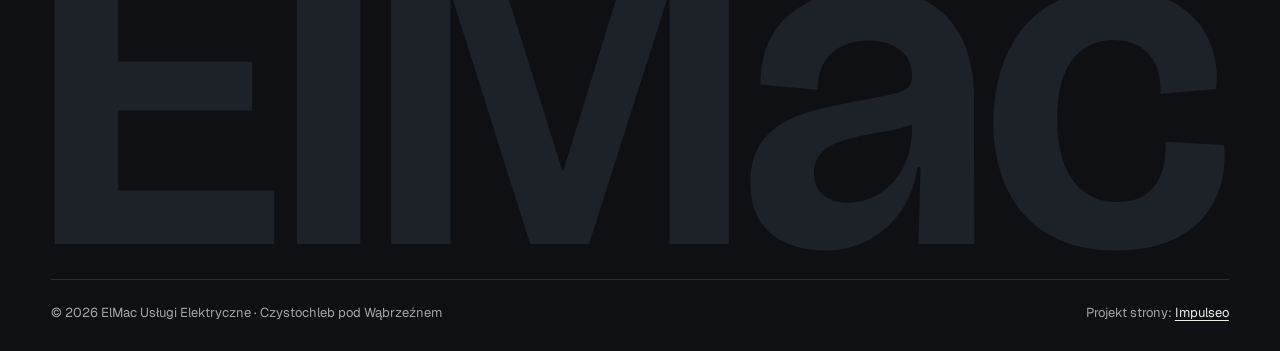
<file: o-nas.html>
<!DOCTYPE html>
<html lang="pl">
<head>
<meta charset="UTF-8">
<meta name="viewport" content="width=device-width, initial-scale=1.0">
<title>O&nbsp;nas - ElMac usługi elektryczne, Czystochleb pod Wąbrzeźnem</title>
<meta name="description" content="ElMac to firma elektryczna z Czystochlebu pod Wąbrzeźnem, działa od 2018 roku. Instalacje, awarie, pomiary, monitoring. Telefon całą dobę.">
<link rel="canonical" href="https://impulseo-pl.github.io/elektryk-elmac-sprawdzone-uslugi-elektryczne-24h/o-nas.html">
<meta name="robots" content="noindex, nofollow">
<meta name="theme-color" content="#0E1013">
<meta property="og:type" content="website">
<meta property="og:locale" content="pl_PL">
<meta property="og:site_name" content="ElMac Usługi Elektryczne">
<meta property="og:title" content="O nas - ElMac usługi elektryczne, Czystochleb pod Wąbrzeźnem">
<meta property="og:description" content="ElMac to firma elektryczna z Czystochlebu pod Wąbrzeźnem, działa od 2018 roku. Instalacje, awarie, pomiary, monitoring. Telefon całą dobę.">
<meta property="og:url" content="https://impulseo-pl.github.io/elektryk-elmac-sprawdzone-uslugi-elektryczne-24h/o-nas.html">
<meta property="og:image" content="https://impulseo-pl.github.io/elektryk-elmac-sprawdzone-uslugi-elektryczne-24h/img/og.jpg">
<meta property="og:image:width" content="1200">
<meta property="og:image:height" content="630">
<meta name="twitter:card" content="summary_large_image">
<script>(function(){var d=document.documentElement;d.classList.add('js');try{if(!window.matchMedia('(prefers-reduced-motion: reduce)').matches)d.classList.add('anim');}catch(e){}setTimeout(function(){if(!d.classList.contains('anim-ok'))d.classList.remove('anim');},3500);})();</script>

<link rel="preload" as="image" href="img/head-o-nas.jpg" fetchpriority="high">
<link rel="preconnect" href="https://fonts.googleapis.com">
<link rel="preconnect" href="https://fonts.gstatic.com" crossorigin>
<link href="https://fonts.googleapis.com/css2?family=Bricolage+Grotesque:opsz,wght@12..96,400..700&family=Geist:wght@400..600&display=swap" rel="stylesheet">
<link rel="stylesheet" href="assets/styles.css?v=20261001c">
<script src="assets/lenis.min.js?v=1.1.20" defer></script>
<script src="assets/main.js?v=20261001c" defer></script>
</head>
<body>
<a class="skip" href="#tresc">Przejdź do treści</a>
<header class="site-head">
<div class="head-in">
  <a class="brand" href="index.html" aria-label="ElMac - strona główna">
    <span class="znak"><svg class="wm" viewBox="37 -700 2482 722" role="img" aria-label="ElMac"><path pathLength="1" style="--i:0" d="M44.7999267578125 0.0V-660.0H178.80035400390625V0.0ZM137.26702880859375 0.0V-113.1336669921875H507.46673583984375V0.0ZM137.26702880859375 -281.599853515625V-384.466796875H461.2000732421875V-281.599853515625ZM137.26702880859375 -546.8663330078125V-660.0H507.46673583984375V-546.8663330078125Z"/><path pathLength="1" style="--i:1" d="M555.2666015625 0.0V-692.0001220703125H689.0003662109375V0.0Z"/><path pathLength="1" style="--i:2" d="M753.7999267578125 0.0V-660.0H957.0671997070312L1114.7335205078125 -154.2005615234375H1116.7335205078125L1272.1998291015625 -660.0H1465.6670532226562V0.0H1340.4666748046875V-524.9995727539062H1338.4666748046875L1171.0669555664062 0.0H1046.933349609375L881.0003051757812 -525.2662353515625H879.0003051757812V0.0Z"/><path pathLength="1" style="--i:3" d="M1665.7999877929688 13.73333740234375Q1625.5333251953125 13.73333740234375 1590.1999816894531 -0.5333251953125Q1554.8666381835938 -14.79998779296875 1532.7999572753906 -46.166656494140625Q1510.7332763671875 -77.5333251953125 1510.7332763671875 -129.20001220703125Q1510.7332763671875 -176.60003662109375 1528.9332885742188 -206.43338012695312Q1547.13330078125 -236.2667236328125 1578.4666442871094 -254.63339233398438Q1609.7999877929688 -273.00006103515625 1648.3333129882812 -282.7667236328125Q1686.8666381835938 -292.53338623046875 1726.7999267578125 -299.53338623046875Q1780.6665649414062 -309.2667236328125 1807.1998901367188 -315.1333923339844Q1833.7332153320312 -321.00006103515625 1842.8332214355469 -329.4000549316406Q1851.9332275390625 -337.800048828125 1851.9332275390625 -352.86669921875Q1851.9332275390625 -389.8665771484375 1826.0332946777344 -409.39984130859375Q1800.1333618164062 -428.93310546875 1759.8001098632812 -428.93310546875Q1734.8668212890625 -428.93310546875 1710.2001953125 -419.59979248046875Q1685.5335693359375 -410.2664794921875 1669.2669372558594 -387.7665100097656Q1653.0003051757812 -365.26654052734375 1652.4003295898438 -325.39990234375L1532.13330078125 -336.19989013671875Q1532.5332641601562 -394.6666259765625 1553.1332702636719 -433.6333312988281Q1573.7332763671875 -472.60003662109375 1607.9666442871094 -495.1667175292969Q1642.2000122070312 -517.7333984375 1682.7667236328125 -527.4667358398438Q1723.3334350585938 -537.2000732421875 1763.6668090820312 -537.2000732421875Q1834.6669311523438 -537.2000732421875 1883.4002990722656 -510.63336181640625Q1932.1336669921875 -484.066650390625 1957.3003234863281 -432.6999206542969Q1982.4669799804688 -381.33319091796875 1982.4669799804688 -306.06646728515625V-210.46649169921875Q1982.733642578125 -175.599853515625 1982.8669738769531 -140.23321533203125Q1983.0003051757812 -104.8665771484375 1983.1336364746094 -69.86660766601562Q1983.2669677734375 -34.86663818359375 1983.2669677734375 0.0H1865.13330078125Q1866.4666137695312 -39.7332763671875 1867.5332641601562 -79.26657104492188Q1868.5999145507812 -118.79986572265625 1869.6665649414062 -162.46649169921875H1862.8665771484375Q1857.5332641601562 -113.73321533203125 1831.3666076660156 -73.69992065429688Q1805.199951171875 -33.6666259765625 1763.0332946777344 -9.966644287109375Q1720.8666381835938 13.73333740234375 1665.7999877929688 13.73333740234375ZM1716.000244140625 -87.20025634765625Q1738.6001586914062 -87.20025634765625 1762.2334289550781 -96.23355102539062Q1785.86669921875 -105.266845703125 1806.0333251953125 -124.26678466796875Q1826.199951171875 -143.2667236328125 1838.7999267578125 -173.36666870117188Q1851.39990234375 -203.46661376953125 1851.9332275390625 -244.8665771484375L1852.1998901367188 -268.333251953125L1878.9332275390625 -273.466552734375Q1869.5999145507812 -259.39990234375 1848.5666198730469 -251.26657104492188Q1827.5333251953125 -243.13323974609375 1800.9333801269531 -238.49990844726562Q1774.3334350585938 -233.8665771484375 1747.2334899902344 -228.96658325195312Q1720.133544921875 -224.06658935546875 1696.93359375 -215.2332763671875Q1673.733642578125 -206.39996337890625 1659.3670043945312 -191.23333740234375Q1645.0003662109375 -176.06671142578125 1645.0003662109375 -149.533447265625Q1645.0003662109375 -120.06683349609375 1664.7003479003906 -103.633544921875Q1684.4003295898438 -87.20025634765625 1716.000244140625 -87.20025634765625Z"/><path pathLength="1" style="--i:4" d="M2281.7333984375 13.73333740234375Q2215.0 13.73333740234375 2165.999969482422 -6.9666748046875Q2116.9999389648438 -27.66668701171875 2085.2666015625 -64.86669921875Q2053.5332641601562 -102.06671142578125 2038.2666015625 -151.20004272460938Q2022.9999389648438 -200.3333740234375 2022.9999389648438 -257.20001220703125Q2022.9999389648438 -314.26666259765625 2038.2666015625 -364.5Q2053.5332641601562 -414.73333740234375 2084.633270263672 -454.0333557128906Q2115.7332763671875 -493.3333740234375 2164.0999755859375 -515.2667236328125Q2212.4666748046875 -537.2000732421875 2278.666748046875 -537.2000732421875Q2357.6001586914062 -537.2000732421875 2407.1001892089844 -507.300048828125Q2456.6002197265625 -477.4000244140625 2477.9002075195312 -429.79998779296875Q2499.2001953125 -382.199951171875 2492.8668212890625 -326.8665771484375L2375.5331420898438 -316.13323974609375Q2376.733154296875 -354.26654052734375 2364.5665283203125 -379.4998474121094Q2352.39990234375 -404.733154296875 2329.9332885742188 -417.4331359863281Q2307.4666748046875 -430.13311767578125 2277.0000610351562 -430.13311767578125Q2251.666748046875 -430.13311767578125 2229.966796875 -420.866455078125Q2208.266845703125 -411.59979248046875 2192.0335693359375 -391.49981689453125Q2175.80029296875 -371.39984130859375 2166.7669982910156 -340.0665588378906Q2157.7337036132812 -308.7332763671875 2157.7337036132812 -263.60003662109375Q2157.7337036132812 -205.60015869140625 2173.233642578125 -166.53353881835938Q2188.7335815429688 -127.4669189453125 2217.0335083007812 -108.06692504882812Q2245.3334350585938 -88.66693115234375 2284.0000610351562 -88.66693115234375Q2324.7333374023438 -88.66693115234375 2347.7332763671875 -107.33358764648438Q2370.7332153320312 -126.000244140625 2379.66650390625 -155.50021362304688Q2388.5997924804688 -185.00018310546875 2385.6664428710938 -216.0001220703125L2509.6001586914062 -209.0001220703125Q2513.7335205078125 -164.20013427734375 2502.266876220703 -123.90011596679688Q2490.8002319335938 -83.60009765625 2462.433563232422 -52.46673583984375Q2434.06689453125 -21.3333740234375 2389.1001892089844 -3.800018310546875Q2344.1334838867188 13.73333740234375 2281.7333984375 13.73333740234375Z"/></svg></span>
    <span class="brand-sub">Usługi elektryczne<br>Wąbrzeźno · 24h</span>
  </a>
  <nav class="nav-links" aria-label="Menu główne">
    <a class="nl" href="oferta.html">Oferta</a><a class="nl" href="realizacje.html">Realizacje</a><a class="nl" href="o-nas.html" aria-current="page">O&nbsp;nas</a><a class="nl" href="kontakt.html">Kontakt</a>
    <a class="btn btn-copper nav-cta" href="tel:+48536577895"><span class="live" aria-hidden="true"></span>+48 536 577 895</a>
  </nav>
  <button class="burger" type="button" aria-label="Otwórz menu" aria-expanded="false" aria-controls="mnav"><span></span><span></span></button>
</div>
</header>

<div class="mnav" id="mnav">
  <div class="mnav-in">
    <a class="ml" href="index.html">Strona główna</a><a class="ml" href="oferta.html">Oferta</a><a class="ml" href="realizacje.html">Realizacje</a><a class="ml" href="o-nas.html" aria-current="page">O&nbsp;nas</a><a class="ml" href="kontakt.html">Kontakt</a>
    <div class="mnav-foot">
      <span>Telefon czynny całą dobę, 7 dni w&nbsp;tygodniu</span>
      <a class="btn btn-copper" href="tel:+48536577895"><svg class="ico" width="16" height="16" viewBox="0 0 24 24" fill="none" aria-hidden="true"><path d="M6.6 10.8a15.5 15.5 0 0 0 6.6 6.6l2.2-2.2a1 1 0 0 1 1-.24 11.4 11.4 0 0 0 3.6.58 1 1 0 0 1 1 1V20a1 1 0 0 1-1 1A17 17 0 0 1 3 4a1 1 0 0 1 1-1h3.5a1 1 0 0 1 1 1c0 1.25.2 2.46.58 3.6a1 1 0 0 1-.25 1l-2.23 2.2Z" fill="currentColor"/></svg>+48 536 577 895</a>
    </div>
  </div>
</div>
<main id="tresc">

<section class="pagehead">
  <div class="pagehead-media"><img src="img/head-o-nas.jpg" alt="Jasne wnętrze z oświetleniem liniowym i punktowym" width="1880" height="1255" decoding="async" fetchpriority="high"></div>
  <div class="ph-in">
    <p class="crumb up" style="--d:0"><a href="index.html">Strona główna</a><span class="sl" aria-hidden="true"></span>O&nbsp;nas</p>
    <h1><span class="ln"><span class="ln-i" style="--k:0">Elektryk</span></span><span class="ln"><span class="ln-i" style="--k:1"><em>spod Wąbrzeźna.</em></span></span></h1>
    <p class="ph-lead up" style="--d:300">Firma ElMac działa od 2018 roku. Instalacje, awarie i&nbsp;pomiary w&nbsp;Wąbrzeźnie i&nbsp;okolicy.</p>
  </div>
</section>

<section class="sec">
  <div class="wrap story">
    <figure class="fig rv-img rv">
      <img src="img/g6.jpg" alt="Narzędzia elektryka ElMac" width="1080" height="720" decoding="async">
      <figcaption class="fig-tag">Sprzęt, z&nbsp;którym przyjeżdżam</figcaption>
    </figure>
    <div class="story-txt">
      <p class="eyebrow rv">O&nbsp;mnie</p>
      <h2 class="h2 rv rv-h"><span class="ln"><span class="ln-i" style="--k:0">Kto</span></span><span class="ln"><span class="ln-i" style="--k:1"><em>przyjedzie.</em></span></span></h2>
      <p class="rv" style="--d:100;margin-top:30px">Przyjeżdżam ja, Maciej. Firmę ElMac prowadzę od 2018 roku, z&nbsp;siedzibą w&nbsp;Czystochlebie pod Wąbrzeźnem. Telefon odbieram całą dobę, siedem dni w&nbsp;tygodniu, bo awaria nie czeka do poniedziałku.</p>
      <p class="rv" style="--d:140">Klienci w&nbsp;opiniach piszą o&nbsp;tym samym: robota zrobiona solidnie, wszystko wyjaśnione, termin dotrzymany. Tego pilnuję przy każdym zleceniu, od jednego gniazdka po instalację w&nbsp;nowym domu.</p>
      <p class="rv" style="--d:180">Poza Wąbrzeźnem dojeżdżam do klientów z&nbsp;Torunia, Grudziądza, Brodnicy i&nbsp;Iławy. Oprócz instalacji, rozdzielnic i&nbsp;pomiarów zakładam monitoring CCTV, alarmy, instalacje odgromowe i&nbsp;osprzęt inteligentnego domu.</p>
      <a class="btn btn-copper rv" style="--d:220" href="tel:+48536577895"><svg class="ico" width="16" height="16" viewBox="0 0 24 24" fill="none" aria-hidden="true"><path d="M6.6 10.8a15.5 15.5 0 0 0 6.6 6.6l2.2-2.2a1 1 0 0 1 1-.24 11.4 11.4 0 0 0 3.6.58 1 1 0 0 1 1 1V20a1 1 0 0 1-1 1A17 17 0 0 1 3 4a1 1 0 0 1 1-1h3.5a1 1 0 0 1 1 1c0 1.25.2 2.46.58 3.6a1 1 0 0 1-.25 1l-2.23 2.2Z" fill="currentColor"/></svg>+48 536 577 895</a>
    </div>
  </div>
</section>

<section class="sec dark">
  <div class="wrap">
    <div class="sec-head">
      <div>
        <p class="eyebrow rv">ElMac w&nbsp;liczbach</p>
        <h2 class="h2 rv rv-h"><span class="ln"><span class="ln-i" style="--k:0">Mała firma,</span></span><span class="ln"><span class="ln-i" style="--k:1"><em>konkretne liczby.</em></span></span></h2>
      </div>
    </div>
    <div class="numbers rv">
      <div class="stat"><b>2018</b><span>rok założenia firmy ElMac</span></div>
      <div class="stat"><b><span class="num" data-to="5,0">5,0</span></b><span>średnia z&nbsp;11 opinii w&nbsp;Google</span></div>
      <div class="stat"><b>24/7</b><span>telefon pod awarie</span></div>
      <div class="stat"><b>2 x 2026</b><span>Orły Elektryki i&nbsp;Złota Firma</span></div>
    </div>
    <div class="vals">
      <div class="val rv"><h3>Mówię wprost</h3><p>Jak czegoś nie robię, mówię to od razu, zamiast brać robotę na siłę.</p></div>
      <div class="val rv" style="--d:100"><h3>Pokazuję, co wymieniam</h3><p>Stary osprzęt zostaje do obejrzenia. Wiesz, za co płacisz.</p></div>
      <div class="val rv" style="--d:200"><h3>Wracam, gdy trzeba</h3><p>Coś nie gra po robocie? Przyjeżdżam i&nbsp;mierzę jeszcze raz.</p></div>
    </div>
  </div>
</section>
<section class="opinie sec" id="opinie">
  <div class="wrap">
    <div class="sec-head">
      <div>
        <p class="eyebrow rv">Opinie</p>
        <h2 class="h2 rv rv-h"><span class="ln"><span class="ln-i" style="--k:0">Słowo</span></span><span class="ln"><span class="ln-i" style="--k:1"><em>klientów.</em></span></span></h2>
      </div>
      <div class="side rv" style="--d:120">
        <div class="op-meta"><span class="big">5,0</span><span><span class="stars" aria-label="Ocena 5 na 5"><svg viewBox="0 0 24 24" aria-hidden="true"><path fill="currentColor" d="M12 2.8l2.8 5.9 6.4.8-4.7 4.4 1.2 6.3L12 17.1l-5.7 3.1 1.2-6.3L2.8 9.5l6.4-.8z"/></svg><svg viewBox="0 0 24 24" aria-hidden="true"><path fill="currentColor" d="M12 2.8l2.8 5.9 6.4.8-4.7 4.4 1.2 6.3L12 17.1l-5.7 3.1 1.2-6.3L2.8 9.5l6.4-.8z"/></svg><svg viewBox="0 0 24 24" aria-hidden="true"><path fill="currentColor" d="M12 2.8l2.8 5.9 6.4.8-4.7 4.4 1.2 6.3L12 17.1l-5.7 3.1 1.2-6.3L2.8 9.5l6.4-.8z"/></svg><svg viewBox="0 0 24 24" aria-hidden="true"><path fill="currentColor" d="M12 2.8l2.8 5.9 6.4.8-4.7 4.4 1.2 6.3L12 17.1l-5.7 3.1 1.2-6.3L2.8 9.5l6.4-.8z"/></svg><svg viewBox="0 0 24 24" aria-hidden="true"><path fill="currentColor" d="M12 2.8l2.8 5.9 6.4.8-4.7 4.4 1.2 6.3L12 17.1l-5.7 3.1 1.2-6.3L2.8 9.5l6.4-.8z"/></svg></span><small>11 opinii w&nbsp;Google, wszystkie na 5</small></span></div>
        <a class="op-google" href="https://maps.google.com/?cid=17849796114524135607" target="_blank" rel="noopener"><svg class="g-logo" viewBox="0 0 48 48" aria-hidden="true"><path fill="#FFC107" d="M43.6 20.5H42V20H24v8h11.3C33.7 32.7 29.2 36 24 36c-6.6 0-12-5.4-12-12s5.4-12 12-12c3.1 0 5.8 1.2 7.9 3.1l5.7-5.7C34 6.1 29.3 4 24 4 12.9 4 4 12.9 4 24s8.9 20 20 20 20-8.9 20-20c0-1.3-.1-2.4-.4-3.5z"/><path fill="#FF3D00" d="m6.3 14.7 6.6 4.8C14.7 15.1 19 12 24 12c3.1 0 5.8 1.2 7.9 3.1l5.7-5.7C34 6.1 29.3 4 24 4 16.3 4 9.7 8.3 6.3 14.7z"/><path fill="#4CAF50" d="M24 44c5.2 0 9.9-2 13.4-5.2l-6.2-5.2A11.9 11.9 0 0 1 24 36c-5.2 0-9.6-3.3-11.3-7.9l-6.5 5C9.5 39.6 16.2 44 24 44z"/><path fill="#1976D2" d="M43.6 20.5H42V20H24v8h11.3a12 12 0 0 1-4.1 5.6l6.2 5.2C37 39.2 44 34 44 24c0-1.3-.1-2.4-.4-3.5z"/></svg>Zobacz wszystkie opinie</a>
      </div>
    </div>
    <div class="opinie-grid">
      <figure class="op-card feat rv" style="--d:0">
          <span class="q" aria-hidden="true">„</span>
          <blockquote><p>Fachowiec przez duże F! Instalacja położona od zera. Kontakt z&nbsp;p. Maciejem wzorowy. Odpowiada na każde pytanie i&nbsp;profesjonalnie doradzi co jest bardzo ważne.</p></blockquote>
          <figcaption><span class="av" aria-hidden="true">N</span><span><b>Natalia Strzelecka</b>opinia w&nbsp;Google</span></figcaption>
        </figure><figure class="op-card  rv" style="--d:110">
          <span class="q" aria-hidden="true">„</span>
          <blockquote><p>Z&nbsp;czystym sumieniem polecam firmę ElMac. Usługa wykonana profesjonalnie, sprawnie i&nbsp;bez zbędnego gadania. Wszystko dokładnie wyjaśnione, termin dotrzymany, a&nbsp;prace zrobione solidnie i&nbsp;estetycznie.</p></blockquote>
          <figcaption><span class="av" aria-hidden="true">R</span><span><b>Rafał Gruszka</b>opinia w&nbsp;Google</span></figcaption>
        </figure><figure class="op-card  rv" style="--d:220">
          <span class="q" aria-hidden="true">„</span>
          <blockquote><p>Świetny specjalista, który profesjonalnie wykonuje swoją pracę. Poza tym też bardzo doceniam wysoką etykę zawodową, czyli odpowiedzialne i&nbsp;szczere podejście.</p></blockquote>
          <figcaption><span class="av" aria-hidden="true">K</span><span><b>Karol Małz</b>opinia w&nbsp;Google</span></figcaption>
        </figure>
    </div>
    <div class="badges rv">
      <ul class="odz-list">
        <li class="odz odz-1"><img src="img/odznaka-1.png" alt="Orły Elektryki 2026 - laureat plebiscytu" width="249" height="180" loading="lazy" decoding="async"></li>
        <li class="odz odz-2"><img src="img/odznaka-2.png" alt="Złota Firma 2026" width="215" height="215" loading="lazy" decoding="async"></li>
      </ul>
      <p><b>Wyróżnienia 2026</b>Laureat plebiscytu Orły Elektryki 2026 i&nbsp;wyróżnienie Złota Firma 2026.</p>
    </div>
  </div>
</section>
<section class="cta-band dark">
  <div class="wrap cta-grid">
    <div>
      <p class="eyebrow rv">Kontakt</p>
      <h2 class="h2 rv rv-h"><span class="ln"><span class="ln-i" style="--k:0">Coś do zrobienia?</span></span><span class="ln"><span class="ln-i" style="--k:1"><em>Zapytaj o&nbsp;wycenę.</em></span></span></h2>
      <p class="lead rv" style="--d:120">Bez zobowiązań. Opowiedz, co trzeba zrobić, a&nbsp;podpowiem jak i&nbsp;wycenię.</p>
    </div>
    <div class="cta-side rv" style="--d:180">
      <span class="lbl"><span class="live" aria-hidden="true"></span>Telefon całą dobę</span>
      <a class="cta-phone" href="tel:+48536577895">+48 536 577 895</a>
      <div class="cta-row">
        <a class="btn btn-copper" href="tel:+48536577895"><svg class="ico" width="16" height="16" viewBox="0 0 24 24" fill="none" aria-hidden="true"><path d="M6.6 10.8a15.5 15.5 0 0 0 6.6 6.6l2.2-2.2a1 1 0 0 1 1-.24 11.4 11.4 0 0 0 3.6.58 1 1 0 0 1 1 1V20a1 1 0 0 1-1 1A17 17 0 0 1 3 4a1 1 0 0 1 1-1h3.5a1 1 0 0 1 1 1c0 1.25.2 2.46.58 3.6a1 1 0 0 1-.25 1l-2.23 2.2Z" fill="currentColor"/></svg>Zadzwoń teraz</a>
        <a class="btn btn-ghost" href="kontakt.html">Kontakt i&nbsp;dojazd</a>
      </div>
    </div>
  </div>
</section>
</main>
<footer class="site-foot">
  <div class="wrap">
    <div class="foot-top">
      <div>
        <p class="foot-claim">Instalacje, awarie i&nbsp;pomiary. Telefon całą dobę.</p>
        <a class="btn btn-copper" href="tel:+48536577895"><svg class="ico" width="16" height="16" viewBox="0 0 24 24" fill="none" aria-hidden="true"><path d="M6.6 10.8a15.5 15.5 0 0 0 6.6 6.6l2.2-2.2a1 1 0 0 1 1-.24 11.4 11.4 0 0 0 3.6.58 1 1 0 0 1 1 1V20a1 1 0 0 1-1 1A17 17 0 0 1 3 4a1 1 0 0 1 1-1h3.5a1 1 0 0 1 1 1c0 1.25.2 2.46.58 3.6a1 1 0 0 1-.25 1l-2.23 2.2Z" fill="currentColor"/></svg>+48 536 577 895</a>
      </div>
      <div>
        <h4>Strony</h4>
        <ul><li><a href="index.html">Strona główna</a></li><li><a href="oferta.html">Oferta</a></li><li><a href="realizacje.html">Realizacje</a></li><li><a href="o-nas.html">O&nbsp;nas</a></li><li><a href="kontakt.html">Kontakt</a></li></ul>
      </div>
      <div>
        <h4>Kontakt</h4>
        <ul>
          <li><a href="tel:+48536577895">+48 536 577 895</a></li>
          <li>Czystochleb 114<br>87-200 Wąbrzeźno</li>
          <li><a href="https://maps.google.com/?cid=17849796114524135607" target="_blank" rel="noopener">Jak dojechać</a></li>
        </ul>
      </div>
      <div>
        <h4>Godziny</h4>
        <ul>
          <li>Poniedziałek - niedziela</li>
          <li>czynne całą dobę</li>
          <li><a class="soc" href="https://maps.google.com/?cid=17849796114524135607" target="_blank" rel="noopener" aria-label="Wizytówka ElMac w Google"><svg class="g-logo" viewBox="0 0 48 48" aria-hidden="true"><path fill="#FFC107" d="M43.6 20.5H42V20H24v8h11.3C33.7 32.7 29.2 36 24 36c-6.6 0-12-5.4-12-12s5.4-12 12-12c3.1 0 5.8 1.2 7.9 3.1l5.7-5.7C34 6.1 29.3 4 24 4 12.9 4 4 12.9 4 24s8.9 20 20 20 20-8.9 20-20c0-1.3-.1-2.4-.4-3.5z"/><path fill="#FF3D00" d="m6.3 14.7 6.6 4.8C14.7 15.1 19 12 24 12c3.1 0 5.8 1.2 7.9 3.1l5.7-5.7C34 6.1 29.3 4 24 4 16.3 4 9.7 8.3 6.3 14.7z"/><path fill="#4CAF50" d="M24 44c5.2 0 9.9-2 13.4-5.2l-6.2-5.2A11.9 11.9 0 0 1 24 36c-5.2 0-9.6-3.3-11.3-7.9l-6.5 5C9.5 39.6 16.2 44 24 44z"/><path fill="#1976D2" d="M43.6 20.5H42V20H24v8h11.3a12 12 0 0 1-4.1 5.6l6.2 5.2C37 39.2 44 34 44 24c0-1.3-.1-2.4-.4-3.5z"/></svg>Wizytówka Google</a></li>
        </ul>
      </div>
    </div>
    <div class="foot-mark" aria-hidden="true"><svg class="wm-foot" viewBox="37 -700 2482 722" aria-hidden="true" focusable="false"><path style="--i:0" d="M44.7999267578125 0.0V-660.0H178.80035400390625V0.0ZM137.26702880859375 0.0V-113.1336669921875H507.46673583984375V0.0ZM137.26702880859375 -281.599853515625V-384.466796875H461.2000732421875V-281.599853515625ZM137.26702880859375 -546.8663330078125V-660.0H507.46673583984375V-546.8663330078125Z"/><path style="--i:1" d="M555.2666015625 0.0V-692.0001220703125H689.0003662109375V0.0Z"/><path style="--i:2" d="M753.7999267578125 0.0V-660.0H957.0671997070312L1114.7335205078125 -154.2005615234375H1116.7335205078125L1272.1998291015625 -660.0H1465.6670532226562V0.0H1340.4666748046875V-524.9995727539062H1338.4666748046875L1171.0669555664062 0.0H1046.933349609375L881.0003051757812 -525.2662353515625H879.0003051757812V0.0Z"/><path style="--i:3" d="M1665.7999877929688 13.73333740234375Q1625.5333251953125 13.73333740234375 1590.1999816894531 -0.5333251953125Q1554.8666381835938 -14.79998779296875 1532.7999572753906 -46.166656494140625Q1510.7332763671875 -77.5333251953125 1510.7332763671875 -129.20001220703125Q1510.7332763671875 -176.60003662109375 1528.9332885742188 -206.43338012695312Q1547.13330078125 -236.2667236328125 1578.4666442871094 -254.63339233398438Q1609.7999877929688 -273.00006103515625 1648.3333129882812 -282.7667236328125Q1686.8666381835938 -292.53338623046875 1726.7999267578125 -299.53338623046875Q1780.6665649414062 -309.2667236328125 1807.1998901367188 -315.1333923339844Q1833.7332153320312 -321.00006103515625 1842.8332214355469 -329.4000549316406Q1851.9332275390625 -337.800048828125 1851.9332275390625 -352.86669921875Q1851.9332275390625 -389.8665771484375 1826.0332946777344 -409.39984130859375Q1800.1333618164062 -428.93310546875 1759.8001098632812 -428.93310546875Q1734.8668212890625 -428.93310546875 1710.2001953125 -419.59979248046875Q1685.5335693359375 -410.2664794921875 1669.2669372558594 -387.7665100097656Q1653.0003051757812 -365.26654052734375 1652.4003295898438 -325.39990234375L1532.13330078125 -336.19989013671875Q1532.5332641601562 -394.6666259765625 1553.1332702636719 -433.6333312988281Q1573.7332763671875 -472.60003662109375 1607.9666442871094 -495.1667175292969Q1642.2000122070312 -517.7333984375 1682.7667236328125 -527.4667358398438Q1723.3334350585938 -537.2000732421875 1763.6668090820312 -537.2000732421875Q1834.6669311523438 -537.2000732421875 1883.4002990722656 -510.63336181640625Q1932.1336669921875 -484.066650390625 1957.3003234863281 -432.6999206542969Q1982.4669799804688 -381.33319091796875 1982.4669799804688 -306.06646728515625V-210.46649169921875Q1982.733642578125 -175.599853515625 1982.8669738769531 -140.23321533203125Q1983.0003051757812 -104.8665771484375 1983.1336364746094 -69.86660766601562Q1983.2669677734375 -34.86663818359375 1983.2669677734375 0.0H1865.13330078125Q1866.4666137695312 -39.7332763671875 1867.5332641601562 -79.26657104492188Q1868.5999145507812 -118.79986572265625 1869.6665649414062 -162.46649169921875H1862.8665771484375Q1857.5332641601562 -113.73321533203125 1831.3666076660156 -73.69992065429688Q1805.199951171875 -33.6666259765625 1763.0332946777344 -9.966644287109375Q1720.8666381835938 13.73333740234375 1665.7999877929688 13.73333740234375ZM1716.000244140625 -87.20025634765625Q1738.6001586914062 -87.20025634765625 1762.2334289550781 -96.23355102539062Q1785.86669921875 -105.266845703125 1806.0333251953125 -124.26678466796875Q1826.199951171875 -143.2667236328125 1838.7999267578125 -173.36666870117188Q1851.39990234375 -203.46661376953125 1851.9332275390625 -244.8665771484375L1852.1998901367188 -268.333251953125L1878.9332275390625 -273.466552734375Q1869.5999145507812 -259.39990234375 1848.5666198730469 -251.26657104492188Q1827.5333251953125 -243.13323974609375 1800.9333801269531 -238.49990844726562Q1774.3334350585938 -233.8665771484375 1747.2334899902344 -228.96658325195312Q1720.133544921875 -224.06658935546875 1696.93359375 -215.2332763671875Q1673.733642578125 -206.39996337890625 1659.3670043945312 -191.23333740234375Q1645.0003662109375 -176.06671142578125 1645.0003662109375 -149.533447265625Q1645.0003662109375 -120.06683349609375 1664.7003479003906 -103.633544921875Q1684.4003295898438 -87.20025634765625 1716.000244140625 -87.20025634765625Z"/><path style="--i:4" d="M2281.7333984375 13.73333740234375Q2215.0 13.73333740234375 2165.999969482422 -6.9666748046875Q2116.9999389648438 -27.66668701171875 2085.2666015625 -64.86669921875Q2053.5332641601562 -102.06671142578125 2038.2666015625 -151.20004272460938Q2022.9999389648438 -200.3333740234375 2022.9999389648438 -257.20001220703125Q2022.9999389648438 -314.26666259765625 2038.2666015625 -364.5Q2053.5332641601562 -414.73333740234375 2084.633270263672 -454.0333557128906Q2115.7332763671875 -493.3333740234375 2164.0999755859375 -515.2667236328125Q2212.4666748046875 -537.2000732421875 2278.666748046875 -537.2000732421875Q2357.6001586914062 -537.2000732421875 2407.1001892089844 -507.300048828125Q2456.6002197265625 -477.4000244140625 2477.9002075195312 -429.79998779296875Q2499.2001953125 -382.199951171875 2492.8668212890625 -326.8665771484375L2375.5331420898438 -316.13323974609375Q2376.733154296875 -354.26654052734375 2364.5665283203125 -379.4998474121094Q2352.39990234375 -404.733154296875 2329.9332885742188 -417.4331359863281Q2307.4666748046875 -430.13311767578125 2277.0000610351562 -430.13311767578125Q2251.666748046875 -430.13311767578125 2229.966796875 -420.866455078125Q2208.266845703125 -411.59979248046875 2192.0335693359375 -391.49981689453125Q2175.80029296875 -371.39984130859375 2166.7669982910156 -340.0665588378906Q2157.7337036132812 -308.7332763671875 2157.7337036132812 -263.60003662109375Q2157.7337036132812 -205.60015869140625 2173.233642578125 -166.53353881835938Q2188.7335815429688 -127.4669189453125 2217.0335083007812 -108.06692504882812Q2245.3334350585938 -88.66693115234375 2284.0000610351562 -88.66693115234375Q2324.7333374023438 -88.66693115234375 2347.7332763671875 -107.33358764648438Q2370.7332153320312 -126.000244140625 2379.66650390625 -155.50021362304688Q2388.5997924804688 -185.00018310546875 2385.6664428710938 -216.0001220703125L2509.6001586914062 -209.0001220703125Q2513.7335205078125 -164.20013427734375 2502.266876220703 -123.90011596679688Q2490.8002319335938 -83.60009765625 2462.433563232422 -52.46673583984375Q2434.06689453125 -21.3333740234375 2389.1001892089844 -3.800018310546875Q2344.1334838867188 13.73333740234375 2281.7333984375 13.73333740234375Z"/></svg></div>
    <div class="foot-bottom">
      <span>© 2026 ElMac Usługi Elektryczne · Czystochleb pod Wąbrzeźnem</span>
      <span>Projekt strony: <a class="foot-credit" href="https://impulseo.pl" target="_blank" rel="noopener">Impulseo</a></span>
    </div>
  </div>
</footer>
<div class="sticky-call">
  <a class="btn btn-copper" href="tel:+48536577895"><svg class="ico" width="16" height="16" viewBox="0 0 24 24" fill="none" aria-hidden="true"><path d="M6.6 10.8a15.5 15.5 0 0 0 6.6 6.6l2.2-2.2a1 1 0 0 1 1-.24 11.4 11.4 0 0 0 3.6.58 1 1 0 0 1 1 1V20a1 1 0 0 1-1 1A17 17 0 0 1 3 4a1 1 0 0 1 1-1h3.5a1 1 0 0 1 1 1c0 1.25.2 2.46.58 3.6a1 1 0 0 1-.25 1l-2.23 2.2Z" fill="currentColor"/></svg>Zadzwoń</a>
  <a class="btn btn-ghost" href="kontakt.html">Kontakt i&nbsp;dojazd</a>
</div>
</body>
</html>
</file>
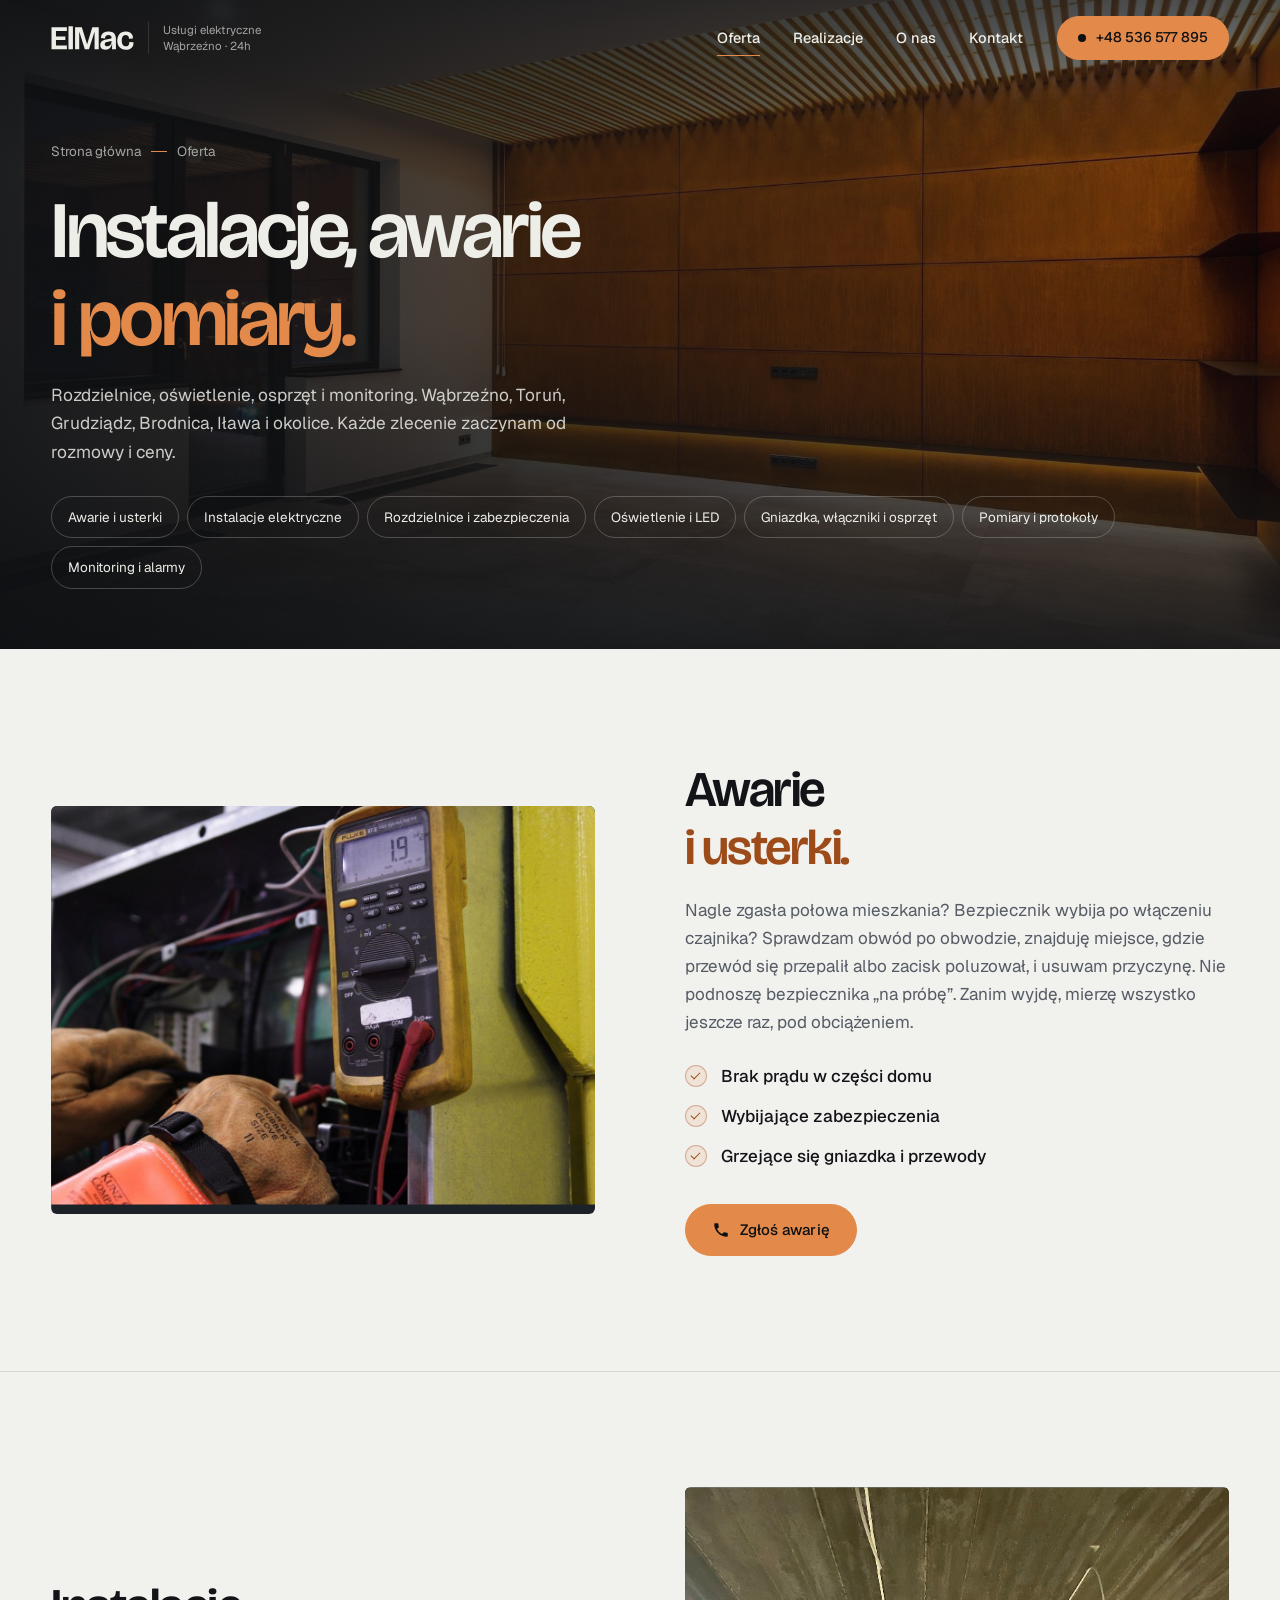
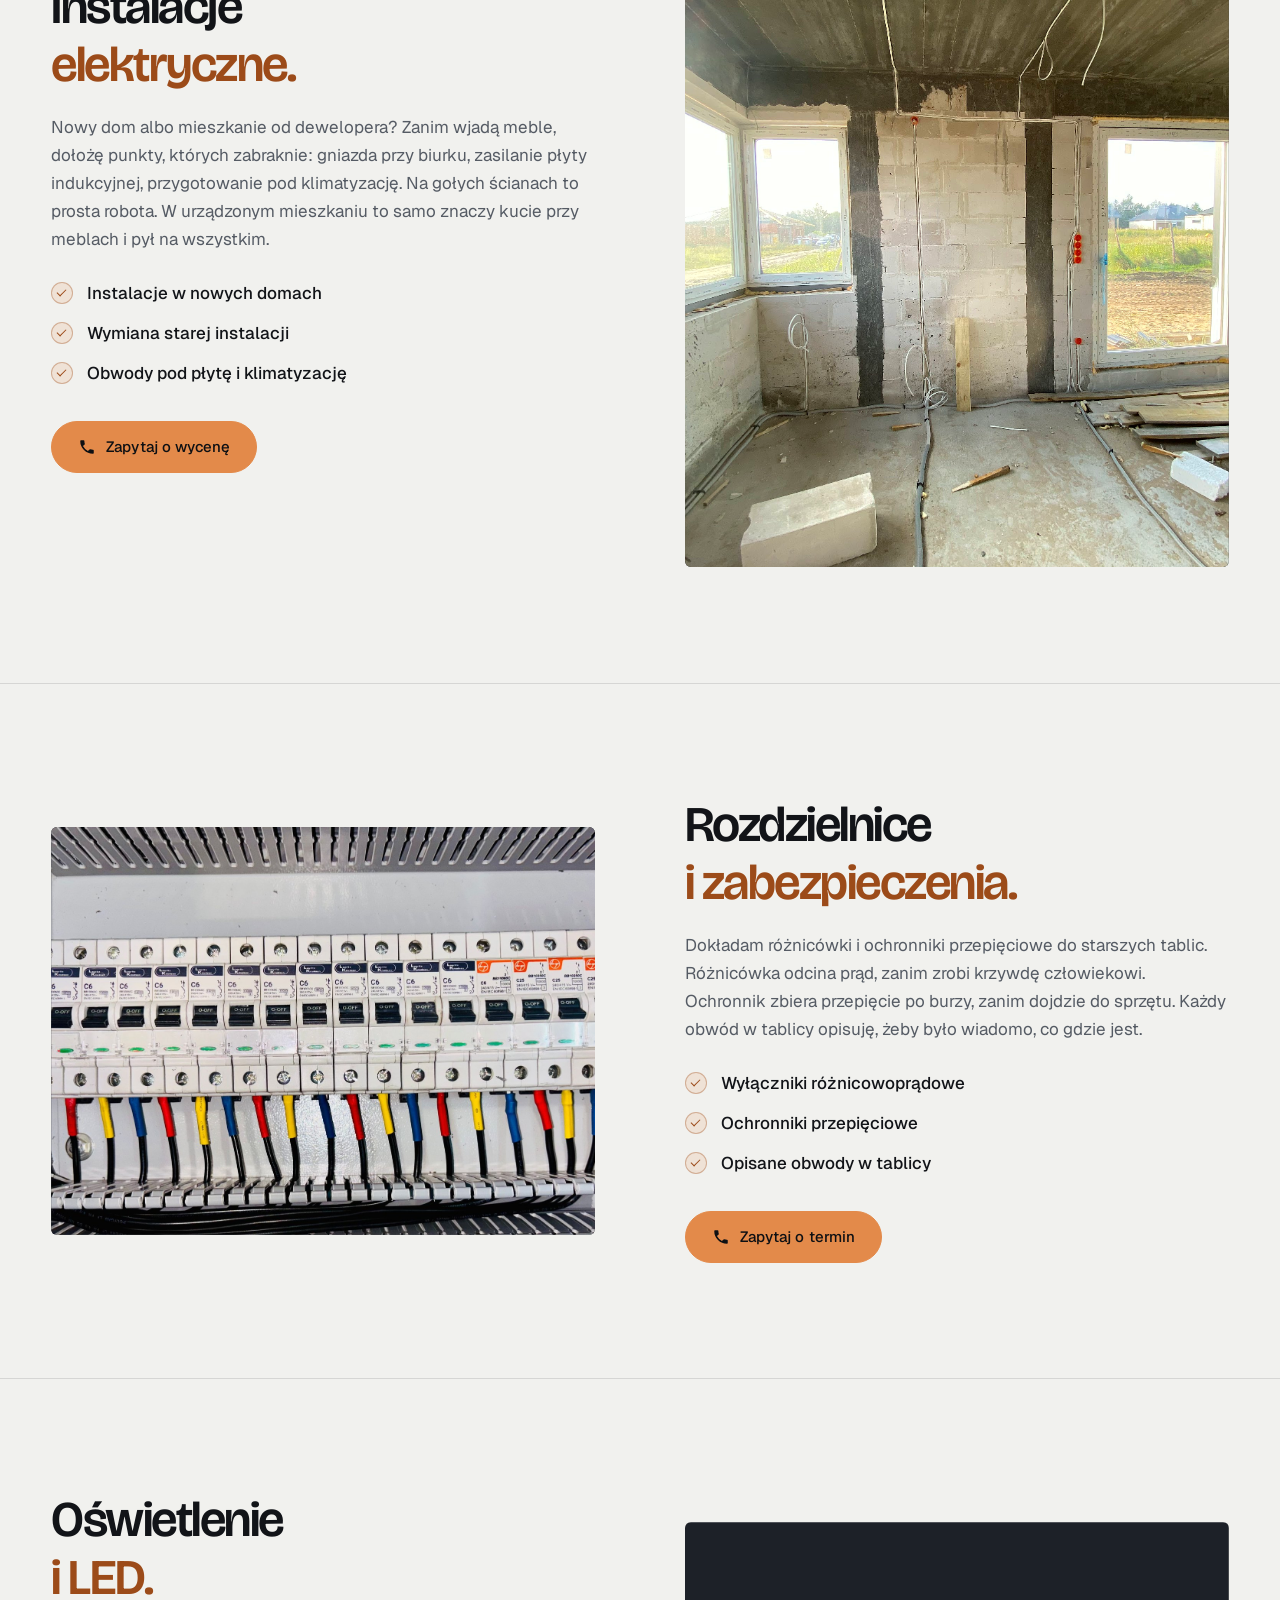
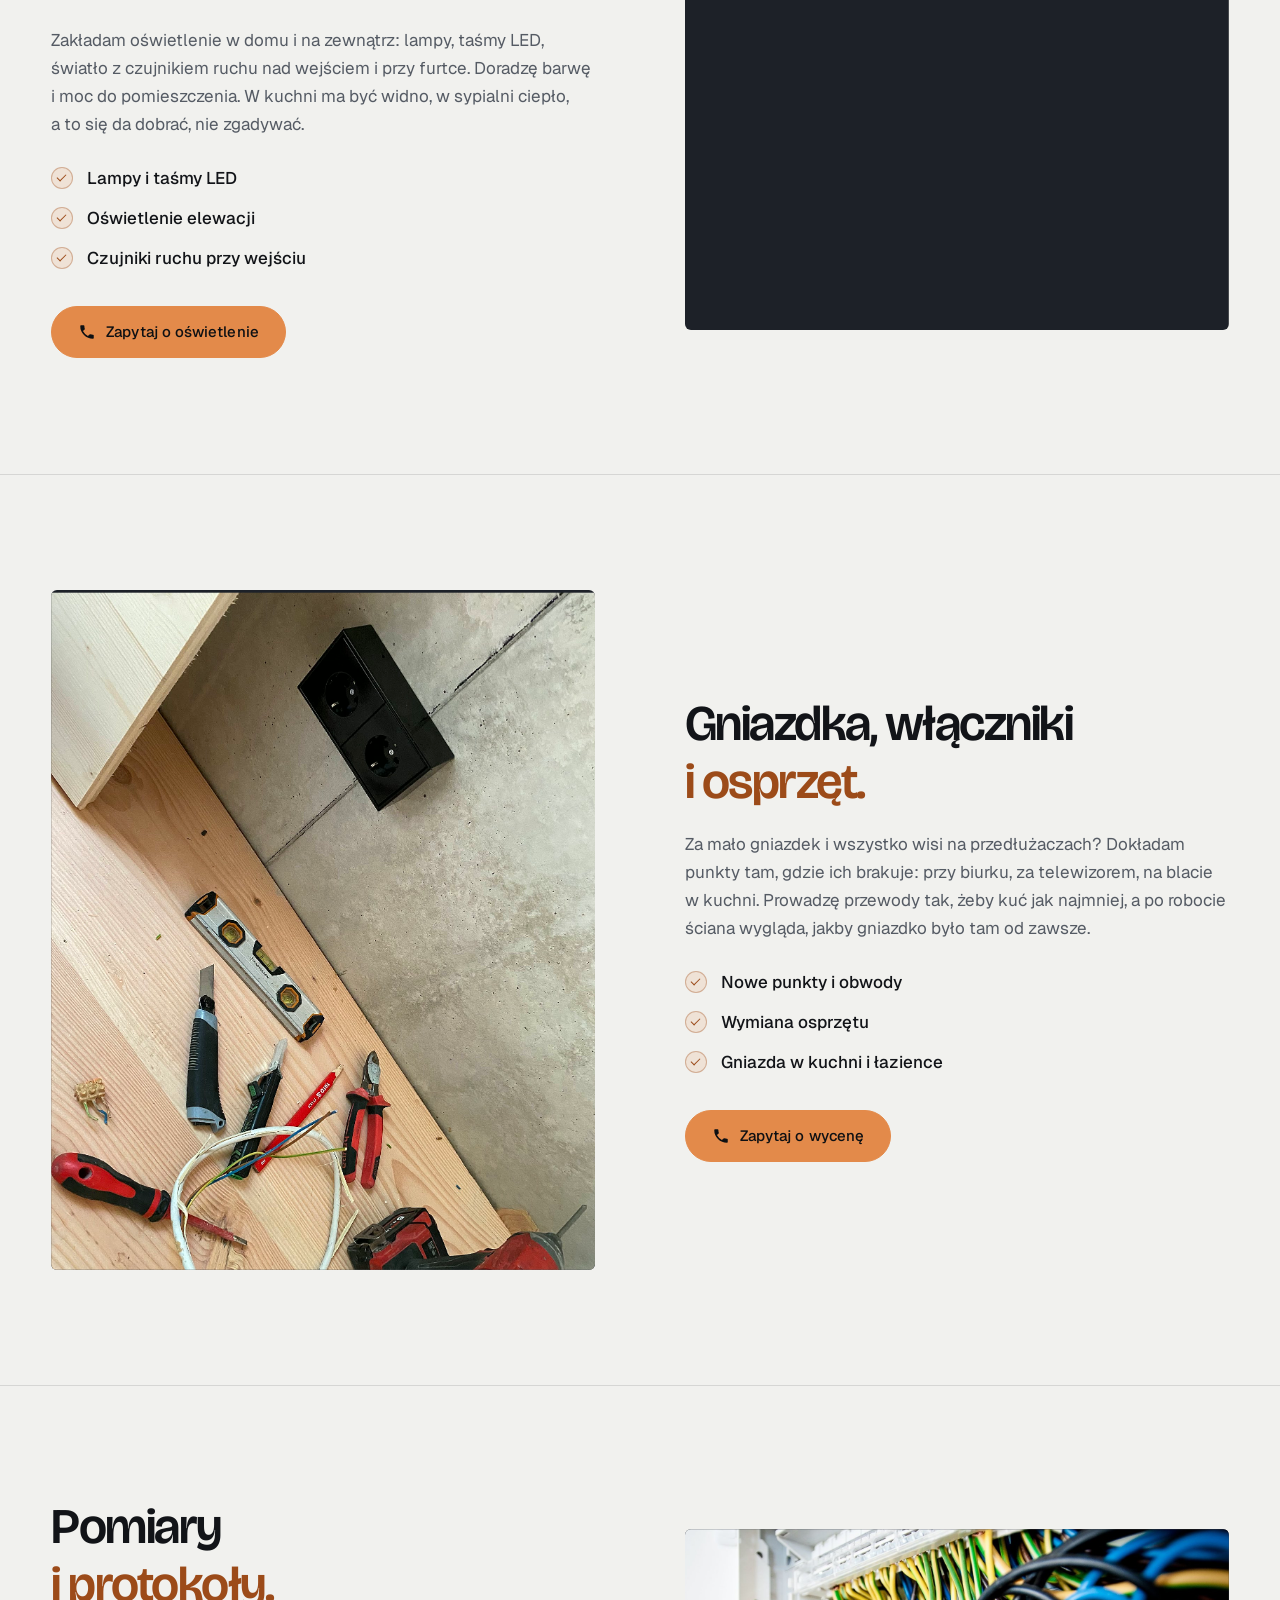
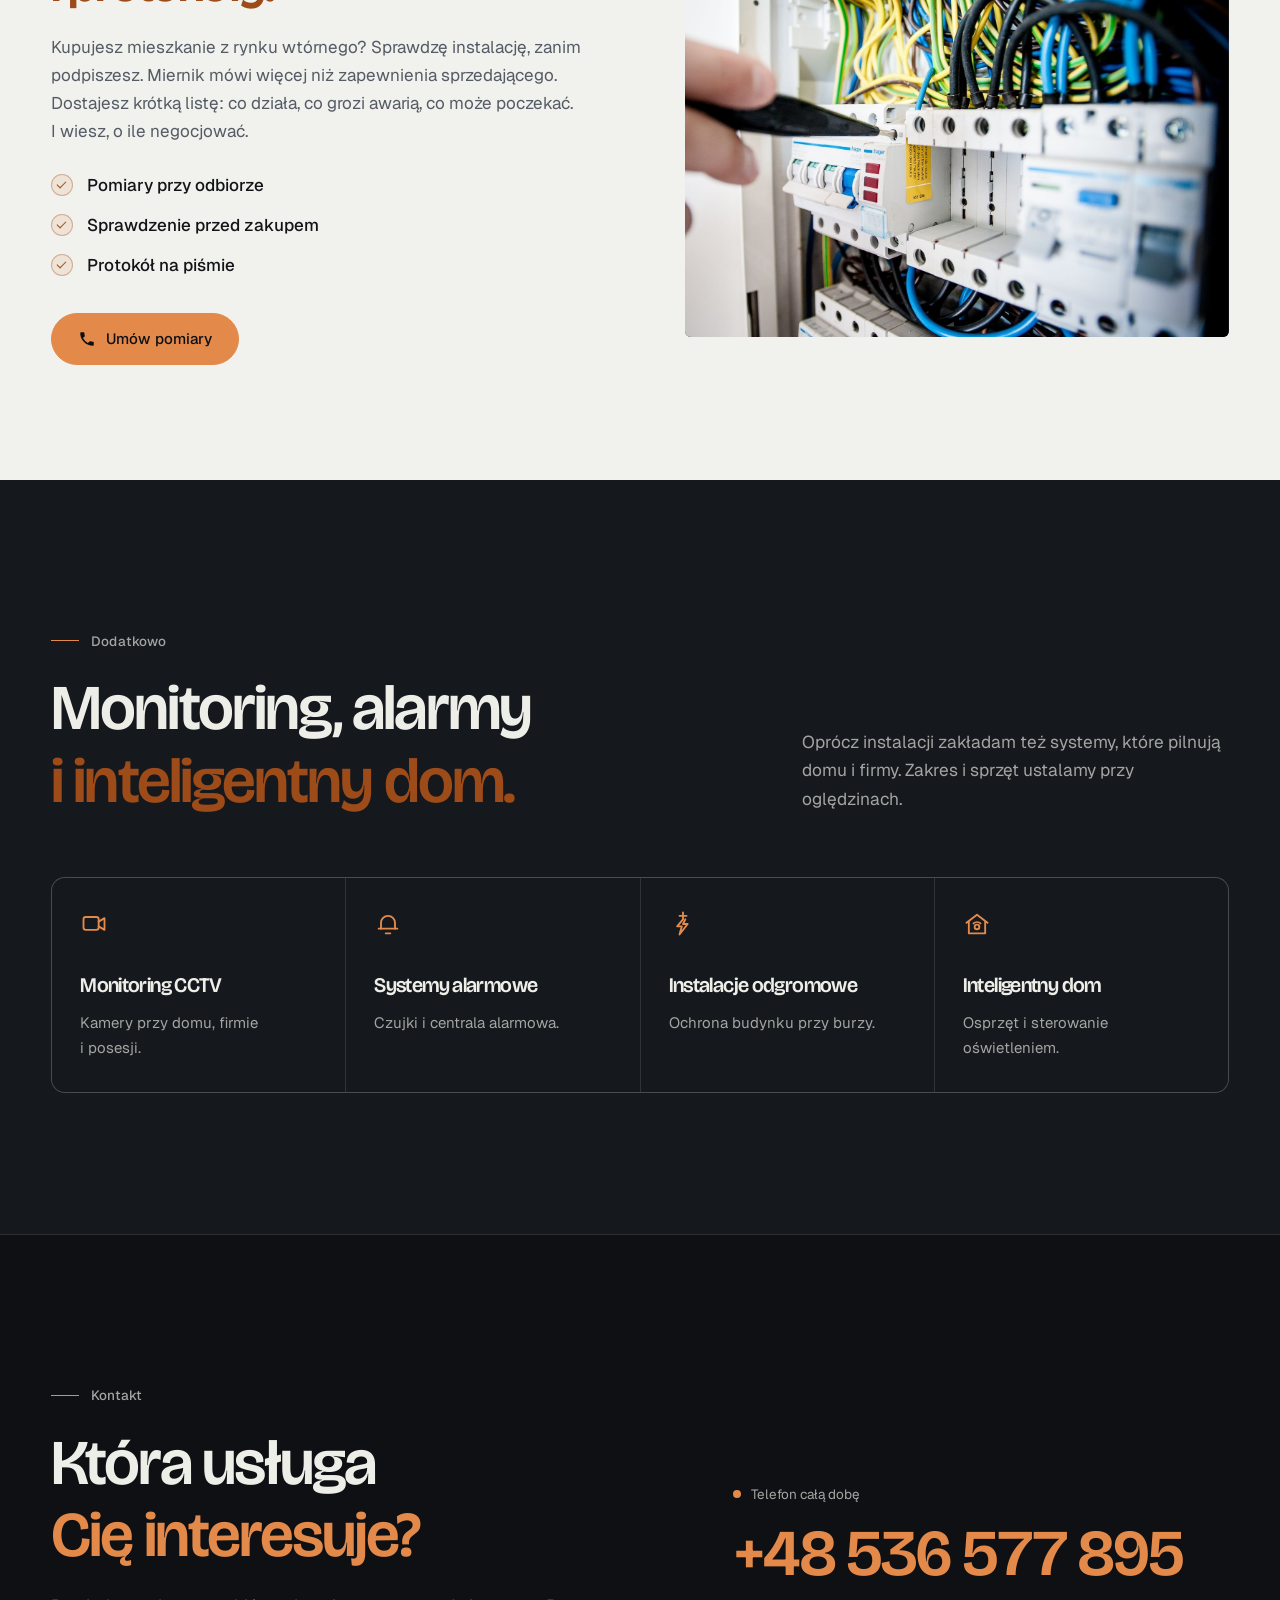
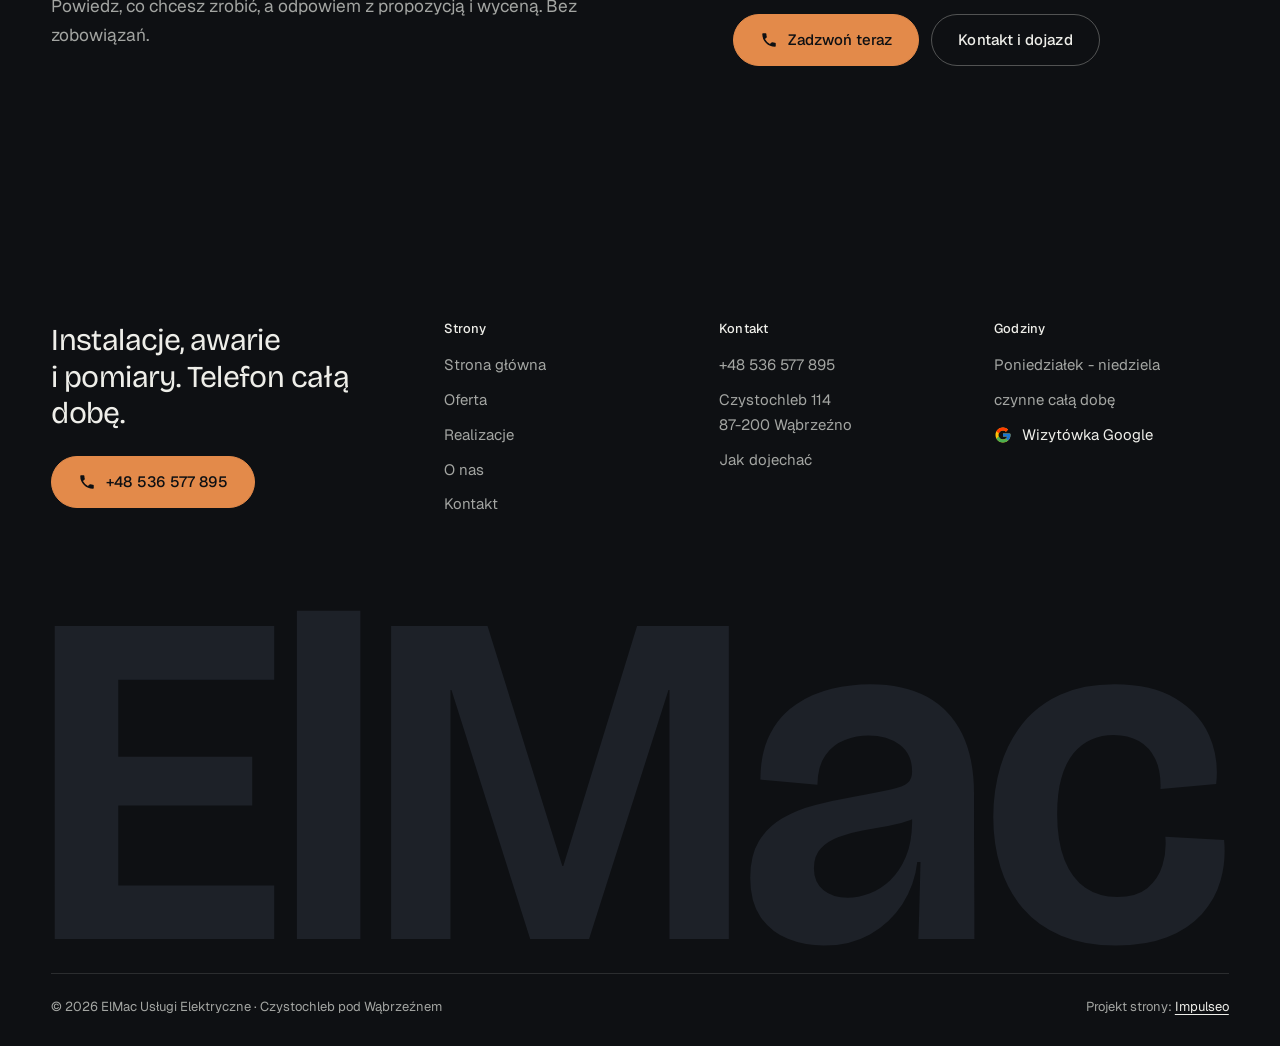
<file: oferta.html>
<!DOCTYPE html>
<html lang="pl">
<head>
<meta charset="UTF-8">
<meta name="viewport" content="width=device-width, initial-scale=1.0">
<title>Oferta - ElMac usługi elektryczne Wąbrzeźno</title>
<meta name="description" content="Awarie, instalacje elektryczne, rozdzielnice, oświetlenie LED, gniazdka i pomiary z protokołem. Wąbrzeźno, Toruń, Grudziądz, Brodnica, Iława.">
<link rel="canonical" href="https://impulseo-pl.github.io/elektryk-elmac-sprawdzone-uslugi-elektryczne-24h/oferta.html">
<meta name="robots" content="noindex, nofollow">
<meta name="theme-color" content="#0E1013">
<meta property="og:type" content="website">
<meta property="og:locale" content="pl_PL">
<meta property="og:site_name" content="ElMac Usługi Elektryczne">
<meta property="og:title" content="Oferta - ElMac usługi elektryczne Wąbrzeźno">
<meta property="og:description" content="Awarie, instalacje elektryczne, rozdzielnice, oświetlenie LED, gniazdka i pomiary z protokołem. Wąbrzeźno, Toruń, Grudziądz, Brodnica, Iława.">
<meta property="og:url" content="https://impulseo-pl.github.io/elektryk-elmac-sprawdzone-uslugi-elektryczne-24h/oferta.html">
<meta property="og:image" content="https://impulseo-pl.github.io/elektryk-elmac-sprawdzone-uslugi-elektryczne-24h/img/og.jpg">
<meta property="og:image:width" content="1200">
<meta property="og:image:height" content="630">
<meta name="twitter:card" content="summary_large_image">
<script>(function(){var d=document.documentElement;d.classList.add('js');try{if(!window.matchMedia('(prefers-reduced-motion: reduce)').matches)d.classList.add('anim');}catch(e){}setTimeout(function(){if(!d.classList.contains('anim-ok'))d.classList.remove('anim');},3500);})();</script>

<link rel="preload" as="image" href="img/head-oferta.jpg" fetchpriority="high">
<link rel="preconnect" href="https://fonts.googleapis.com">
<link rel="preconnect" href="https://fonts.gstatic.com" crossorigin>
<link href="https://fonts.googleapis.com/css2?family=Bricolage+Grotesque:opsz,wght@12..96,400..700&family=Geist:wght@400..600&display=swap" rel="stylesheet">
<link rel="stylesheet" href="assets/styles.css?v=20261001c">
<script src="assets/lenis.min.js?v=1.1.20" defer></script>
<script src="assets/main.js?v=20261001c" defer></script>
</head>
<body>
<a class="skip" href="#tresc">Przejdź do treści</a>
<header class="site-head">
<div class="head-in">
  <a class="brand" href="index.html" aria-label="ElMac - strona główna">
    <span class="znak"><svg class="wm" viewBox="37 -700 2482 722" role="img" aria-label="ElMac"><path pathLength="1" style="--i:0" d="M44.7999267578125 0.0V-660.0H178.80035400390625V0.0ZM137.26702880859375 0.0V-113.1336669921875H507.46673583984375V0.0ZM137.26702880859375 -281.599853515625V-384.466796875H461.2000732421875V-281.599853515625ZM137.26702880859375 -546.8663330078125V-660.0H507.46673583984375V-546.8663330078125Z"/><path pathLength="1" style="--i:1" d="M555.2666015625 0.0V-692.0001220703125H689.0003662109375V0.0Z"/><path pathLength="1" style="--i:2" d="M753.7999267578125 0.0V-660.0H957.0671997070312L1114.7335205078125 -154.2005615234375H1116.7335205078125L1272.1998291015625 -660.0H1465.6670532226562V0.0H1340.4666748046875V-524.9995727539062H1338.4666748046875L1171.0669555664062 0.0H1046.933349609375L881.0003051757812 -525.2662353515625H879.0003051757812V0.0Z"/><path pathLength="1" style="--i:3" d="M1665.7999877929688 13.73333740234375Q1625.5333251953125 13.73333740234375 1590.1999816894531 -0.5333251953125Q1554.8666381835938 -14.79998779296875 1532.7999572753906 -46.166656494140625Q1510.7332763671875 -77.5333251953125 1510.7332763671875 -129.20001220703125Q1510.7332763671875 -176.60003662109375 1528.9332885742188 -206.43338012695312Q1547.13330078125 -236.2667236328125 1578.4666442871094 -254.63339233398438Q1609.7999877929688 -273.00006103515625 1648.3333129882812 -282.7667236328125Q1686.8666381835938 -292.53338623046875 1726.7999267578125 -299.53338623046875Q1780.6665649414062 -309.2667236328125 1807.1998901367188 -315.1333923339844Q1833.7332153320312 -321.00006103515625 1842.8332214355469 -329.4000549316406Q1851.9332275390625 -337.800048828125 1851.9332275390625 -352.86669921875Q1851.9332275390625 -389.8665771484375 1826.0332946777344 -409.39984130859375Q1800.1333618164062 -428.93310546875 1759.8001098632812 -428.93310546875Q1734.8668212890625 -428.93310546875 1710.2001953125 -419.59979248046875Q1685.5335693359375 -410.2664794921875 1669.2669372558594 -387.7665100097656Q1653.0003051757812 -365.26654052734375 1652.4003295898438 -325.39990234375L1532.13330078125 -336.19989013671875Q1532.5332641601562 -394.6666259765625 1553.1332702636719 -433.6333312988281Q1573.7332763671875 -472.60003662109375 1607.9666442871094 -495.1667175292969Q1642.2000122070312 -517.7333984375 1682.7667236328125 -527.4667358398438Q1723.3334350585938 -537.2000732421875 1763.6668090820312 -537.2000732421875Q1834.6669311523438 -537.2000732421875 1883.4002990722656 -510.63336181640625Q1932.1336669921875 -484.066650390625 1957.3003234863281 -432.6999206542969Q1982.4669799804688 -381.33319091796875 1982.4669799804688 -306.06646728515625V-210.46649169921875Q1982.733642578125 -175.599853515625 1982.8669738769531 -140.23321533203125Q1983.0003051757812 -104.8665771484375 1983.1336364746094 -69.86660766601562Q1983.2669677734375 -34.86663818359375 1983.2669677734375 0.0H1865.13330078125Q1866.4666137695312 -39.7332763671875 1867.5332641601562 -79.26657104492188Q1868.5999145507812 -118.79986572265625 1869.6665649414062 -162.46649169921875H1862.8665771484375Q1857.5332641601562 -113.73321533203125 1831.3666076660156 -73.69992065429688Q1805.199951171875 -33.6666259765625 1763.0332946777344 -9.966644287109375Q1720.8666381835938 13.73333740234375 1665.7999877929688 13.73333740234375ZM1716.000244140625 -87.20025634765625Q1738.6001586914062 -87.20025634765625 1762.2334289550781 -96.23355102539062Q1785.86669921875 -105.266845703125 1806.0333251953125 -124.26678466796875Q1826.199951171875 -143.2667236328125 1838.7999267578125 -173.36666870117188Q1851.39990234375 -203.46661376953125 1851.9332275390625 -244.8665771484375L1852.1998901367188 -268.333251953125L1878.9332275390625 -273.466552734375Q1869.5999145507812 -259.39990234375 1848.5666198730469 -251.26657104492188Q1827.5333251953125 -243.13323974609375 1800.9333801269531 -238.49990844726562Q1774.3334350585938 -233.8665771484375 1747.2334899902344 -228.96658325195312Q1720.133544921875 -224.06658935546875 1696.93359375 -215.2332763671875Q1673.733642578125 -206.39996337890625 1659.3670043945312 -191.23333740234375Q1645.0003662109375 -176.06671142578125 1645.0003662109375 -149.533447265625Q1645.0003662109375 -120.06683349609375 1664.7003479003906 -103.633544921875Q1684.4003295898438 -87.20025634765625 1716.000244140625 -87.20025634765625Z"/><path pathLength="1" style="--i:4" d="M2281.7333984375 13.73333740234375Q2215.0 13.73333740234375 2165.999969482422 -6.9666748046875Q2116.9999389648438 -27.66668701171875 2085.2666015625 -64.86669921875Q2053.5332641601562 -102.06671142578125 2038.2666015625 -151.20004272460938Q2022.9999389648438 -200.3333740234375 2022.9999389648438 -257.20001220703125Q2022.9999389648438 -314.26666259765625 2038.2666015625 -364.5Q2053.5332641601562 -414.73333740234375 2084.633270263672 -454.0333557128906Q2115.7332763671875 -493.3333740234375 2164.0999755859375 -515.2667236328125Q2212.4666748046875 -537.2000732421875 2278.666748046875 -537.2000732421875Q2357.6001586914062 -537.2000732421875 2407.1001892089844 -507.300048828125Q2456.6002197265625 -477.4000244140625 2477.9002075195312 -429.79998779296875Q2499.2001953125 -382.199951171875 2492.8668212890625 -326.8665771484375L2375.5331420898438 -316.13323974609375Q2376.733154296875 -354.26654052734375 2364.5665283203125 -379.4998474121094Q2352.39990234375 -404.733154296875 2329.9332885742188 -417.4331359863281Q2307.4666748046875 -430.13311767578125 2277.0000610351562 -430.13311767578125Q2251.666748046875 -430.13311767578125 2229.966796875 -420.866455078125Q2208.266845703125 -411.59979248046875 2192.0335693359375 -391.49981689453125Q2175.80029296875 -371.39984130859375 2166.7669982910156 -340.0665588378906Q2157.7337036132812 -308.7332763671875 2157.7337036132812 -263.60003662109375Q2157.7337036132812 -205.60015869140625 2173.233642578125 -166.53353881835938Q2188.7335815429688 -127.4669189453125 2217.0335083007812 -108.06692504882812Q2245.3334350585938 -88.66693115234375 2284.0000610351562 -88.66693115234375Q2324.7333374023438 -88.66693115234375 2347.7332763671875 -107.33358764648438Q2370.7332153320312 -126.000244140625 2379.66650390625 -155.50021362304688Q2388.5997924804688 -185.00018310546875 2385.6664428710938 -216.0001220703125L2509.6001586914062 -209.0001220703125Q2513.7335205078125 -164.20013427734375 2502.266876220703 -123.90011596679688Q2490.8002319335938 -83.60009765625 2462.433563232422 -52.46673583984375Q2434.06689453125 -21.3333740234375 2389.1001892089844 -3.800018310546875Q2344.1334838867188 13.73333740234375 2281.7333984375 13.73333740234375Z"/></svg></span>
    <span class="brand-sub">Usługi elektryczne<br>Wąbrzeźno · 24h</span>
  </a>
  <nav class="nav-links" aria-label="Menu główne">
    <a class="nl" href="oferta.html" aria-current="page">Oferta</a><a class="nl" href="realizacje.html">Realizacje</a><a class="nl" href="o-nas.html">O&nbsp;nas</a><a class="nl" href="kontakt.html">Kontakt</a>
    <a class="btn btn-copper nav-cta" href="tel:+48536577895"><span class="live" aria-hidden="true"></span>+48 536 577 895</a>
  </nav>
  <button class="burger" type="button" aria-label="Otwórz menu" aria-expanded="false" aria-controls="mnav"><span></span><span></span></button>
</div>
</header>

<div class="mnav" id="mnav">
  <div class="mnav-in">
    <a class="ml" href="index.html">Strona główna</a><a class="ml" href="oferta.html" aria-current="page">Oferta</a><a class="ml" href="realizacje.html">Realizacje</a><a class="ml" href="o-nas.html">O&nbsp;nas</a><a class="ml" href="kontakt.html">Kontakt</a>
    <div class="mnav-foot">
      <span>Telefon czynny całą dobę, 7 dni w&nbsp;tygodniu</span>
      <a class="btn btn-copper" href="tel:+48536577895"><svg class="ico" width="16" height="16" viewBox="0 0 24 24" fill="none" aria-hidden="true"><path d="M6.6 10.8a15.5 15.5 0 0 0 6.6 6.6l2.2-2.2a1 1 0 0 1 1-.24 11.4 11.4 0 0 0 3.6.58 1 1 0 0 1 1 1V20a1 1 0 0 1-1 1A17 17 0 0 1 3 4a1 1 0 0 1 1-1h3.5a1 1 0 0 1 1 1c0 1.25.2 2.46.58 3.6a1 1 0 0 1-.25 1l-2.23 2.2Z" fill="currentColor"/></svg>+48 536 577 895</a>
    </div>
  </div>
</div>
<main id="tresc">

<section class="pagehead">
  <div class="pagehead-media"><img src="img/head-oferta.jpg" alt="Wnętrze z oświetleniem LED w ścianie i suficie" width="1880" height="1255" decoding="async" fetchpriority="high"></div>
  <div class="ph-in">
    <p class="crumb up" style="--d:0"><a href="index.html">Strona główna</a><span class="sl" aria-hidden="true"></span>Oferta</p>
    <h1><span class="ln"><span class="ln-i" style="--k:0">Instalacje, awarie</span></span><span class="ln"><span class="ln-i" style="--k:1"><em>i&nbsp;pomiary.</em></span></span></h1>
    <p class="ph-lead up" style="--d:300">Rozdzielnice, oświetlenie, osprzęt i&nbsp;monitoring. Wąbrzeźno, Toruń, Grudziądz, Brodnica, Iława i&nbsp;okolice. Każde zlecenie zaczynam od rozmowy i&nbsp;ceny.</p>
    <nav class="chips up" style="--d:420" aria-label="Usługi na tej stronie"><a class="chip" href="#awarie">Awarie i&nbsp;usterki</a><a class="chip" href="#instalacje">Instalacje elektryczne</a><a class="chip" href="#rozdzielnice">Rozdzielnice i&nbsp;zabezpieczenia</a><a class="chip" href="#oswietlenie">Oświetlenie i&nbsp;LED</a><a class="chip" href="#gniazdka">Gniazdka, włączniki i&nbsp;osprzęt</a><a class="chip" href="#pomiary">Pomiary i&nbsp;protokoły</a><a class="chip" href="#dodatkowo">Monitoring i&nbsp;alarmy</a></nav>
  </div>
</section>
<section class="svc-block" id="awarie">
  <div class="wrap svc-row">
    <figure class="fig svc-fig rv-img rv">
      <img src="img/g9.jpg" alt="Pomiar miernikiem przy szafie elektrycznej" width="1880" height="992" decoding="async" data-plx="30" style="height:110%;margin-top:-5%">
    </figure>
    <div class="svc-txt">
      <h2 class="rv rv-h"><span class="ln"><span class="ln-i" style="--k:0">Awarie</span></span><span class="ln"><span class="ln-i" style="--k:1"><em>i&nbsp;usterki.</em></span></span></h2>
      <p class="rv" style="--d:100">Nagle zgasła połowa mieszkania? Bezpiecznik wybija po włączeniu czajnika? Sprawdzam obwód po obwodzie, znajduję miejsce, gdzie przewód się przepalił albo zacisk poluzował, i&nbsp;usuwam przyczynę. Nie podnoszę bezpiecznika „na próbę”. Zanim wyjdę, mierzę wszystko jeszcze raz, pod obciążeniem.</p>
      <ul class="ticks rv" style="--d:160"><li>Brak prądu w&nbsp;części domu</li><li>Wybijające zabezpieczenia</li><li>Grzejące się gniazdka i&nbsp;przewody</li></ul>
      <a class="btn btn-copper rv" style="--d:220" href="tel:+48536577895"><svg class="ico" width="16" height="16" viewBox="0 0 24 24" fill="none" aria-hidden="true"><path d="M6.6 10.8a15.5 15.5 0 0 0 6.6 6.6l2.2-2.2a1 1 0 0 1 1-.24 11.4 11.4 0 0 0 3.6.58 1 1 0 0 1 1 1V20a1 1 0 0 1-1 1A17 17 0 0 1 3 4a1 1 0 0 1 1-1h3.5a1 1 0 0 1 1 1c0 1.25.2 2.46.58 3.6a1 1 0 0 1-.25 1l-2.23 2.2Z" fill="currentColor"/></svg>Zgłoś awarię</a>
    </div>
  </div>
</section>
<section class="svc-block flip" id="instalacje">
  <div class="wrap svc-row">
    <figure class="fig svc-fig pion rv-img rv">
      <img src="img/g2.jpg" alt="Instalacja elektryczna w stanie surowym - realizacja ElMac" width="1600" height="2133" loading="lazy" decoding="async" data-plx="30" style="height:110%;margin-top:-5%">
    </figure>
    <div class="svc-txt">
      <h2 class="rv rv-h"><span class="ln"><span class="ln-i" style="--k:0">Instalacje</span></span><span class="ln"><span class="ln-i" style="--k:1"><em>elektryczne.</em></span></span></h2>
      <p class="rv" style="--d:100">Nowy dom albo mieszkanie od dewelopera? Zanim wjadą meble, dołożę punkty, których zabraknie: gniazda przy biurku, zasilanie płyty indukcyjnej, przygotowanie pod klimatyzację. Na gołych ścianach to prosta robota. W&nbsp;urządzonym mieszkaniu to samo znaczy kucie przy meblach i&nbsp;pył na wszystkim.</p>
      <ul class="ticks rv" style="--d:160"><li>Instalacje w&nbsp;nowych domach</li><li>Wymiana starej instalacji</li><li>Obwody pod płytę i&nbsp;klimatyzację</li></ul>
      <a class="btn btn-copper rv" style="--d:220" href="tel:+48536577895"><svg class="ico" width="16" height="16" viewBox="0 0 24 24" fill="none" aria-hidden="true"><path d="M6.6 10.8a15.5 15.5 0 0 0 6.6 6.6l2.2-2.2a1 1 0 0 1 1-.24 11.4 11.4 0 0 0 3.6.58 1 1 0 0 1 1 1V20a1 1 0 0 1-1 1A17 17 0 0 1 3 4a1 1 0 0 1 1-1h3.5a1 1 0 0 1 1 1c0 1.25.2 2.46.58 3.6a1 1 0 0 1-.25 1l-2.23 2.2Z" fill="currentColor"/></svg>Zapytaj o&nbsp;wycenę</a>
    </div>
  </div>
</section>
<section class="svc-block" id="rozdzielnice">
  <div class="wrap svc-row">
    <figure class="fig svc-fig rv-img rv">
      <img src="img/g15.jpg" alt="Uporządkowana rozdzielnica z opisanymi zabezpieczeniami" width="1880" height="1170" loading="lazy" decoding="async" data-plx="30" style="height:110%;margin-top:-5%">
    </figure>
    <div class="svc-txt">
      <h2 class="rv rv-h"><span class="ln"><span class="ln-i" style="--k:0">Rozdzielnice</span></span><span class="ln"><span class="ln-i" style="--k:1"><em>i&nbsp;zabezpieczenia.</em></span></span></h2>
      <p class="rv" style="--d:100">Dokładam różnicówki i&nbsp;ochronniki przepięciowe do starszych tablic. Różnicówka odcina prąd, zanim zrobi krzywdę człowiekowi. Ochronnik zbiera przepięcie po burzy, zanim dojdzie do sprzętu. Każdy obwód w&nbsp;tablicy opisuję, żeby było wiadomo, co gdzie jest.</p>
      <ul class="ticks rv" style="--d:160"><li>Wyłączniki różnicowoprądowe</li><li>Ochronniki przepięciowe</li><li>Opisane obwody w&nbsp;tablicy</li></ul>
      <a class="btn btn-copper rv" style="--d:220" href="tel:+48536577895"><svg class="ico" width="16" height="16" viewBox="0 0 24 24" fill="none" aria-hidden="true"><path d="M6.6 10.8a15.5 15.5 0 0 0 6.6 6.6l2.2-2.2a1 1 0 0 1 1-.24 11.4 11.4 0 0 0 3.6.58 1 1 0 0 1 1 1V20a1 1 0 0 1-1 1A17 17 0 0 1 3 4a1 1 0 0 1 1-1h3.5a1 1 0 0 1 1 1c0 1.25.2 2.46.58 3.6a1 1 0 0 1-.25 1l-2.23 2.2Z" fill="currentColor"/></svg>Zapytaj o&nbsp;termin</a>
    </div>
  </div>
</section>
<section class="svc-block flip" id="oswietlenie">
  <div class="wrap svc-row">
    <figure class="fig svc-fig rv-img rv">
      <img src="img/about.jpg" alt="Elewacja z linią LED pod okapem - realizacja ElMac" width="1600" height="1200" loading="lazy" decoding="async" data-plx="30" style="height:110%;margin-top:-5%">
    </figure>
    <div class="svc-txt">
      <h2 class="rv rv-h"><span class="ln"><span class="ln-i" style="--k:0">Oświetlenie</span></span><span class="ln"><span class="ln-i" style="--k:1"><em>i&nbsp;LED.</em></span></span></h2>
      <p class="rv" style="--d:100">Zakładam oświetlenie w&nbsp;domu i&nbsp;na zewnątrz: lampy, taśmy LED, światło z&nbsp;czujnikiem ruchu nad wejściem i&nbsp;przy furtce. Doradzę barwę i&nbsp;moc do pomieszczenia. W&nbsp;kuchni ma być widno, w&nbsp;sypialni ciepło, a&nbsp;to się da dobrać, nie zgadywać.</p>
      <ul class="ticks rv" style="--d:160"><li>Lampy i&nbsp;taśmy LED</li><li>Oświetlenie elewacji</li><li>Czujniki ruchu przy wejściu</li></ul>
      <a class="btn btn-copper rv" style="--d:220" href="tel:+48536577895"><svg class="ico" width="16" height="16" viewBox="0 0 24 24" fill="none" aria-hidden="true"><path d="M6.6 10.8a15.5 15.5 0 0 0 6.6 6.6l2.2-2.2a1 1 0 0 1 1-.24 11.4 11.4 0 0 0 3.6.58 1 1 0 0 1 1 1V20a1 1 0 0 1-1 1A17 17 0 0 1 3 4a1 1 0 0 1 1-1h3.5a1 1 0 0 1 1 1c0 1.25.2 2.46.58 3.6a1 1 0 0 1-.25 1l-2.23 2.2Z" fill="currentColor"/></svg>Zapytaj o&nbsp;oświetlenie</a>
    </div>
  </div>
</section>
<section class="svc-block" id="gniazdka">
  <div class="wrap svc-row">
    <figure class="fig svc-fig pion rv-img rv">
      <img src="img/g4.jpg" alt="Montaż podwójnego gniazda przy zabudowie - realizacja ElMac" width="1600" height="2133" loading="lazy" decoding="async" data-plx="30" style="height:110%;margin-top:-5%">
    </figure>
    <div class="svc-txt">
      <h2 class="rv rv-h"><span class="ln"><span class="ln-i" style="--k:0">Gniazdka, włączniki</span></span><span class="ln"><span class="ln-i" style="--k:1"><em>i&nbsp;osprzęt.</em></span></span></h2>
      <p class="rv" style="--d:100">Za mało gniazdek i&nbsp;wszystko wisi na przedłużaczach? Dokładam punkty tam, gdzie ich brakuje: przy biurku, za telewizorem, na blacie w&nbsp;kuchni. Prowadzę przewody tak, żeby kuć jak najmniej, a&nbsp;po robocie ściana wygląda, jakby gniazdko było tam od zawsze.</p>
      <ul class="ticks rv" style="--d:160"><li>Nowe punkty i&nbsp;obwody</li><li>Wymiana osprzętu</li><li>Gniazda w&nbsp;kuchni i&nbsp;łazience</li></ul>
      <a class="btn btn-copper rv" style="--d:220" href="tel:+48536577895"><svg class="ico" width="16" height="16" viewBox="0 0 24 24" fill="none" aria-hidden="true"><path d="M6.6 10.8a15.5 15.5 0 0 0 6.6 6.6l2.2-2.2a1 1 0 0 1 1-.24 11.4 11.4 0 0 0 3.6.58 1 1 0 0 1 1 1V20a1 1 0 0 1-1 1A17 17 0 0 1 3 4a1 1 0 0 1 1-1h3.5a1 1 0 0 1 1 1c0 1.25.2 2.46.58 3.6a1 1 0 0 1-.25 1l-2.23 2.2Z" fill="currentColor"/></svg>Zapytaj o&nbsp;wycenę</a>
    </div>
  </div>
</section>
<section class="svc-block flip" id="pomiary">
  <div class="wrap svc-row">
    <figure class="fig svc-fig rv-img rv">
      <img src="img/pomiary.jpg" alt="Sprawdzanie zabezpieczeń w rozdzielnicy próbnikiem" width="1880" height="1251" loading="lazy" decoding="async" data-plx="30" style="height:110%;margin-top:-5%">
    </figure>
    <div class="svc-txt">
      <h2 class="rv rv-h"><span class="ln"><span class="ln-i" style="--k:0">Pomiary</span></span><span class="ln"><span class="ln-i" style="--k:1"><em>i&nbsp;protokoły.</em></span></span></h2>
      <p class="rv" style="--d:100">Kupujesz mieszkanie z&nbsp;rynku wtórnego? Sprawdzę instalację, zanim podpiszesz. Miernik mówi więcej niż zapewnienia sprzedającego. Dostajesz krótką listę: co działa, co grozi awarią, co może poczekać. I&nbsp;wiesz, o&nbsp;ile negocjować.</p>
      <ul class="ticks rv" style="--d:160"><li>Pomiary przy odbiorze</li><li>Sprawdzenie przed zakupem</li><li>Protokół na piśmie</li></ul>
      <a class="btn btn-copper rv" style="--d:220" href="tel:+48536577895"><svg class="ico" width="16" height="16" viewBox="0 0 24 24" fill="none" aria-hidden="true"><path d="M6.6 10.8a15.5 15.5 0 0 0 6.6 6.6l2.2-2.2a1 1 0 0 1 1-.24 11.4 11.4 0 0 0 3.6.58 1 1 0 0 1 1 1V20a1 1 0 0 1-1 1A17 17 0 0 1 3 4a1 1 0 0 1 1-1h3.5a1 1 0 0 1 1 1c0 1.25.2 2.46.58 3.6a1 1 0 0 1-.25 1l-2.23 2.2Z" fill="currentColor"/></svg>Umów pomiary</a>
    </div>
  </div>
</section>

<section class="sec dark-2" id="dodatkowo">
  <div class="wrap">
    <div class="sec-head">
      <div>
        <p class="eyebrow rv">Dodatkowo</p>
        <h2 class="h2 rv rv-h"><span class="ln"><span class="ln-i" style="--k:0">Monitoring, alarmy</span></span><span class="ln"><span class="ln-i" style="--k:1"><em>i&nbsp;inteligentny dom.</em></span></span></h2>
      </div>
      <div class="side rv" style="--d:120">
        <p class="lead">Oprócz instalacji zakładam też systemy, które pilnują domu i&nbsp;firmy. Zakres i&nbsp;sprzęt ustalamy przy oględzinach.</p>
      </div>
    </div>
    <div class="extra-grid"><div class="extra rv" style="--d:0"><div class="ic"><svg class="ico" width="24" height="24" viewBox="0 0 24 24" fill="none" stroke="currentColor" stroke-width="1.6" stroke-linecap="round" stroke-linejoin="round" aria-hidden="true"><rect x="3" y="6" width="13" height="11" rx="2"/><path d="m16 10 5-3v10l-5-3"/></svg></div><h3>Monitoring CCTV</h3><p>Kamery przy domu, firmie i&nbsp;posesji.</p></div><div class="extra rv" style="--d:90"><div class="ic"><svg class="ico" width="24" height="24" viewBox="0 0 24 24" fill="none" stroke="currentColor" stroke-width="1.6" stroke-linecap="round" stroke-linejoin="round" aria-hidden="true"><path d="M6 16V11a6 6 0 0 1 12 0v5"/><path d="M4 16h16M10 20h4"/></svg></div><h3>Systemy alarmowe</h3><p>Czujki i&nbsp;centrala alarmowa.</p></div><div class="extra rv" style="--d:180"><div class="ic"><svg class="ico" width="24" height="24" viewBox="0 0 24 24" fill="none" stroke="currentColor" stroke-width="1.6" stroke-linecap="round" stroke-linejoin="round" aria-hidden="true"><path d="M12 2v6M9 5h6"/><path d="M12 8 7 14h4l-2 7 7-9h-4l2-4"/></svg></div><h3>Instalacje odgromowe</h3><p>Ochrona budynku przy burzy.</p></div><div class="extra rv" style="--d:270"><div class="ic"><svg class="ico" width="24" height="24" viewBox="0 0 24 24" fill="none" stroke="currentColor" stroke-width="1.6" stroke-linecap="round" stroke-linejoin="round" aria-hidden="true"><path d="M3 11 12 4l9 7"/><path d="M5 10v10h14V10"/><circle cx="12" cy="14.5" r="2"/><path d="M9 11.5a4.5 4.5 0 0 1 6 0"/></svg></div><h3>Inteligentny dom</h3><p>Osprzęt i&nbsp;sterowanie oświetleniem.</p></div></div>
  </div>
</section>
<section class="cta-band dark">
  <div class="wrap cta-grid">
    <div>
      <p class="eyebrow rv">Kontakt</p>
      <h2 class="h2 rv rv-h"><span class="ln"><span class="ln-i" style="--k:0">Która usługa</span></span><span class="ln"><span class="ln-i" style="--k:1"><em>Cię interesuje?</em></span></span></h2>
      <p class="lead rv" style="--d:120">Powiedz, co chcesz zrobić, a&nbsp;odpowiem z&nbsp;propozycją i&nbsp;wyceną. Bez zobowiązań.</p>
    </div>
    <div class="cta-side rv" style="--d:180">
      <span class="lbl"><span class="live" aria-hidden="true"></span>Telefon całą dobę</span>
      <a class="cta-phone" href="tel:+48536577895">+48 536 577 895</a>
      <div class="cta-row">
        <a class="btn btn-copper" href="tel:+48536577895"><svg class="ico" width="16" height="16" viewBox="0 0 24 24" fill="none" aria-hidden="true"><path d="M6.6 10.8a15.5 15.5 0 0 0 6.6 6.6l2.2-2.2a1 1 0 0 1 1-.24 11.4 11.4 0 0 0 3.6.58 1 1 0 0 1 1 1V20a1 1 0 0 1-1 1A17 17 0 0 1 3 4a1 1 0 0 1 1-1h3.5a1 1 0 0 1 1 1c0 1.25.2 2.46.58 3.6a1 1 0 0 1-.25 1l-2.23 2.2Z" fill="currentColor"/></svg>Zadzwoń teraz</a>
        <a class="btn btn-ghost" href="kontakt.html">Kontakt i&nbsp;dojazd</a>
      </div>
    </div>
  </div>
</section>
</main>
<footer class="site-foot">
  <div class="wrap">
    <div class="foot-top">
      <div>
        <p class="foot-claim">Instalacje, awarie i&nbsp;pomiary. Telefon całą dobę.</p>
        <a class="btn btn-copper" href="tel:+48536577895"><svg class="ico" width="16" height="16" viewBox="0 0 24 24" fill="none" aria-hidden="true"><path d="M6.6 10.8a15.5 15.5 0 0 0 6.6 6.6l2.2-2.2a1 1 0 0 1 1-.24 11.4 11.4 0 0 0 3.6.58 1 1 0 0 1 1 1V20a1 1 0 0 1-1 1A17 17 0 0 1 3 4a1 1 0 0 1 1-1h3.5a1 1 0 0 1 1 1c0 1.25.2 2.46.58 3.6a1 1 0 0 1-.25 1l-2.23 2.2Z" fill="currentColor"/></svg>+48 536 577 895</a>
      </div>
      <div>
        <h4>Strony</h4>
        <ul><li><a href="index.html">Strona główna</a></li><li><a href="oferta.html">Oferta</a></li><li><a href="realizacje.html">Realizacje</a></li><li><a href="o-nas.html">O&nbsp;nas</a></li><li><a href="kontakt.html">Kontakt</a></li></ul>
      </div>
      <div>
        <h4>Kontakt</h4>
        <ul>
          <li><a href="tel:+48536577895">+48 536 577 895</a></li>
          <li>Czystochleb 114<br>87-200 Wąbrzeźno</li>
          <li><a href="https://maps.google.com/?cid=17849796114524135607" target="_blank" rel="noopener">Jak dojechać</a></li>
        </ul>
      </div>
      <div>
        <h4>Godziny</h4>
        <ul>
          <li>Poniedziałek - niedziela</li>
          <li>czynne całą dobę</li>
          <li><a class="soc" href="https://maps.google.com/?cid=17849796114524135607" target="_blank" rel="noopener" aria-label="Wizytówka ElMac w Google"><svg class="g-logo" viewBox="0 0 48 48" aria-hidden="true"><path fill="#FFC107" d="M43.6 20.5H42V20H24v8h11.3C33.7 32.7 29.2 36 24 36c-6.6 0-12-5.4-12-12s5.4-12 12-12c3.1 0 5.8 1.2 7.9 3.1l5.7-5.7C34 6.1 29.3 4 24 4 12.9 4 4 12.9 4 24s8.9 20 20 20 20-8.9 20-20c0-1.3-.1-2.4-.4-3.5z"/><path fill="#FF3D00" d="m6.3 14.7 6.6 4.8C14.7 15.1 19 12 24 12c3.1 0 5.8 1.2 7.9 3.1l5.7-5.7C34 6.1 29.3 4 24 4 16.3 4 9.7 8.3 6.3 14.7z"/><path fill="#4CAF50" d="M24 44c5.2 0 9.9-2 13.4-5.2l-6.2-5.2A11.9 11.9 0 0 1 24 36c-5.2 0-9.6-3.3-11.3-7.9l-6.5 5C9.5 39.6 16.2 44 24 44z"/><path fill="#1976D2" d="M43.6 20.5H42V20H24v8h11.3a12 12 0 0 1-4.1 5.6l6.2 5.2C37 39.2 44 34 44 24c0-1.3-.1-2.4-.4-3.5z"/></svg>Wizytówka Google</a></li>
        </ul>
      </div>
    </div>
    <div class="foot-mark" aria-hidden="true"><svg class="wm-foot" viewBox="37 -700 2482 722" aria-hidden="true" focusable="false"><path style="--i:0" d="M44.7999267578125 0.0V-660.0H178.80035400390625V0.0ZM137.26702880859375 0.0V-113.1336669921875H507.46673583984375V0.0ZM137.26702880859375 -281.599853515625V-384.466796875H461.2000732421875V-281.599853515625ZM137.26702880859375 -546.8663330078125V-660.0H507.46673583984375V-546.8663330078125Z"/><path style="--i:1" d="M555.2666015625 0.0V-692.0001220703125H689.0003662109375V0.0Z"/><path style="--i:2" d="M753.7999267578125 0.0V-660.0H957.0671997070312L1114.7335205078125 -154.2005615234375H1116.7335205078125L1272.1998291015625 -660.0H1465.6670532226562V0.0H1340.4666748046875V-524.9995727539062H1338.4666748046875L1171.0669555664062 0.0H1046.933349609375L881.0003051757812 -525.2662353515625H879.0003051757812V0.0Z"/><path style="--i:3" d="M1665.7999877929688 13.73333740234375Q1625.5333251953125 13.73333740234375 1590.1999816894531 -0.5333251953125Q1554.8666381835938 -14.79998779296875 1532.7999572753906 -46.166656494140625Q1510.7332763671875 -77.5333251953125 1510.7332763671875 -129.20001220703125Q1510.7332763671875 -176.60003662109375 1528.9332885742188 -206.43338012695312Q1547.13330078125 -236.2667236328125 1578.4666442871094 -254.63339233398438Q1609.7999877929688 -273.00006103515625 1648.3333129882812 -282.7667236328125Q1686.8666381835938 -292.53338623046875 1726.7999267578125 -299.53338623046875Q1780.6665649414062 -309.2667236328125 1807.1998901367188 -315.1333923339844Q1833.7332153320312 -321.00006103515625 1842.8332214355469 -329.4000549316406Q1851.9332275390625 -337.800048828125 1851.9332275390625 -352.86669921875Q1851.9332275390625 -389.8665771484375 1826.0332946777344 -409.39984130859375Q1800.1333618164062 -428.93310546875 1759.8001098632812 -428.93310546875Q1734.8668212890625 -428.93310546875 1710.2001953125 -419.59979248046875Q1685.5335693359375 -410.2664794921875 1669.2669372558594 -387.7665100097656Q1653.0003051757812 -365.26654052734375 1652.4003295898438 -325.39990234375L1532.13330078125 -336.19989013671875Q1532.5332641601562 -394.6666259765625 1553.1332702636719 -433.6333312988281Q1573.7332763671875 -472.60003662109375 1607.9666442871094 -495.1667175292969Q1642.2000122070312 -517.7333984375 1682.7667236328125 -527.4667358398438Q1723.3334350585938 -537.2000732421875 1763.6668090820312 -537.2000732421875Q1834.6669311523438 -537.2000732421875 1883.4002990722656 -510.63336181640625Q1932.1336669921875 -484.066650390625 1957.3003234863281 -432.6999206542969Q1982.4669799804688 -381.33319091796875 1982.4669799804688 -306.06646728515625V-210.46649169921875Q1982.733642578125 -175.599853515625 1982.8669738769531 -140.23321533203125Q1983.0003051757812 -104.8665771484375 1983.1336364746094 -69.86660766601562Q1983.2669677734375 -34.86663818359375 1983.2669677734375 0.0H1865.13330078125Q1866.4666137695312 -39.7332763671875 1867.5332641601562 -79.26657104492188Q1868.5999145507812 -118.79986572265625 1869.6665649414062 -162.46649169921875H1862.8665771484375Q1857.5332641601562 -113.73321533203125 1831.3666076660156 -73.69992065429688Q1805.199951171875 -33.6666259765625 1763.0332946777344 -9.966644287109375Q1720.8666381835938 13.73333740234375 1665.7999877929688 13.73333740234375ZM1716.000244140625 -87.20025634765625Q1738.6001586914062 -87.20025634765625 1762.2334289550781 -96.23355102539062Q1785.86669921875 -105.266845703125 1806.0333251953125 -124.26678466796875Q1826.199951171875 -143.2667236328125 1838.7999267578125 -173.36666870117188Q1851.39990234375 -203.46661376953125 1851.9332275390625 -244.8665771484375L1852.1998901367188 -268.333251953125L1878.9332275390625 -273.466552734375Q1869.5999145507812 -259.39990234375 1848.5666198730469 -251.26657104492188Q1827.5333251953125 -243.13323974609375 1800.9333801269531 -238.49990844726562Q1774.3334350585938 -233.8665771484375 1747.2334899902344 -228.96658325195312Q1720.133544921875 -224.06658935546875 1696.93359375 -215.2332763671875Q1673.733642578125 -206.39996337890625 1659.3670043945312 -191.23333740234375Q1645.0003662109375 -176.06671142578125 1645.0003662109375 -149.533447265625Q1645.0003662109375 -120.06683349609375 1664.7003479003906 -103.633544921875Q1684.4003295898438 -87.20025634765625 1716.000244140625 -87.20025634765625Z"/><path style="--i:4" d="M2281.7333984375 13.73333740234375Q2215.0 13.73333740234375 2165.999969482422 -6.9666748046875Q2116.9999389648438 -27.66668701171875 2085.2666015625 -64.86669921875Q2053.5332641601562 -102.06671142578125 2038.2666015625 -151.20004272460938Q2022.9999389648438 -200.3333740234375 2022.9999389648438 -257.20001220703125Q2022.9999389648438 -314.26666259765625 2038.2666015625 -364.5Q2053.5332641601562 -414.73333740234375 2084.633270263672 -454.0333557128906Q2115.7332763671875 -493.3333740234375 2164.0999755859375 -515.2667236328125Q2212.4666748046875 -537.2000732421875 2278.666748046875 -537.2000732421875Q2357.6001586914062 -537.2000732421875 2407.1001892089844 -507.300048828125Q2456.6002197265625 -477.4000244140625 2477.9002075195312 -429.79998779296875Q2499.2001953125 -382.199951171875 2492.8668212890625 -326.8665771484375L2375.5331420898438 -316.13323974609375Q2376.733154296875 -354.26654052734375 2364.5665283203125 -379.4998474121094Q2352.39990234375 -404.733154296875 2329.9332885742188 -417.4331359863281Q2307.4666748046875 -430.13311767578125 2277.0000610351562 -430.13311767578125Q2251.666748046875 -430.13311767578125 2229.966796875 -420.866455078125Q2208.266845703125 -411.59979248046875 2192.0335693359375 -391.49981689453125Q2175.80029296875 -371.39984130859375 2166.7669982910156 -340.0665588378906Q2157.7337036132812 -308.7332763671875 2157.7337036132812 -263.60003662109375Q2157.7337036132812 -205.60015869140625 2173.233642578125 -166.53353881835938Q2188.7335815429688 -127.4669189453125 2217.0335083007812 -108.06692504882812Q2245.3334350585938 -88.66693115234375 2284.0000610351562 -88.66693115234375Q2324.7333374023438 -88.66693115234375 2347.7332763671875 -107.33358764648438Q2370.7332153320312 -126.000244140625 2379.66650390625 -155.50021362304688Q2388.5997924804688 -185.00018310546875 2385.6664428710938 -216.0001220703125L2509.6001586914062 -209.0001220703125Q2513.7335205078125 -164.20013427734375 2502.266876220703 -123.90011596679688Q2490.8002319335938 -83.60009765625 2462.433563232422 -52.46673583984375Q2434.06689453125 -21.3333740234375 2389.1001892089844 -3.800018310546875Q2344.1334838867188 13.73333740234375 2281.7333984375 13.73333740234375Z"/></svg></div>
    <div class="foot-bottom">
      <span>© 2026 ElMac Usługi Elektryczne · Czystochleb pod Wąbrzeźnem</span>
      <span>Projekt strony: <a class="foot-credit" href="https://impulseo.pl" target="_blank" rel="noopener">Impulseo</a></span>
    </div>
  </div>
</footer>
<div class="sticky-call">
  <a class="btn btn-copper" href="tel:+48536577895"><svg class="ico" width="16" height="16" viewBox="0 0 24 24" fill="none" aria-hidden="true"><path d="M6.6 10.8a15.5 15.5 0 0 0 6.6 6.6l2.2-2.2a1 1 0 0 1 1-.24 11.4 11.4 0 0 0 3.6.58 1 1 0 0 1 1 1V20a1 1 0 0 1-1 1A17 17 0 0 1 3 4a1 1 0 0 1 1-1h3.5a1 1 0 0 1 1 1c0 1.25.2 2.46.58 3.6a1 1 0 0 1-.25 1l-2.23 2.2Z" fill="currentColor"/></svg>Zadzwoń</a>
  <a class="btn btn-ghost" href="kontakt.html">Kontakt i&nbsp;dojazd</a>
</div>
</body>
</html>
</file>
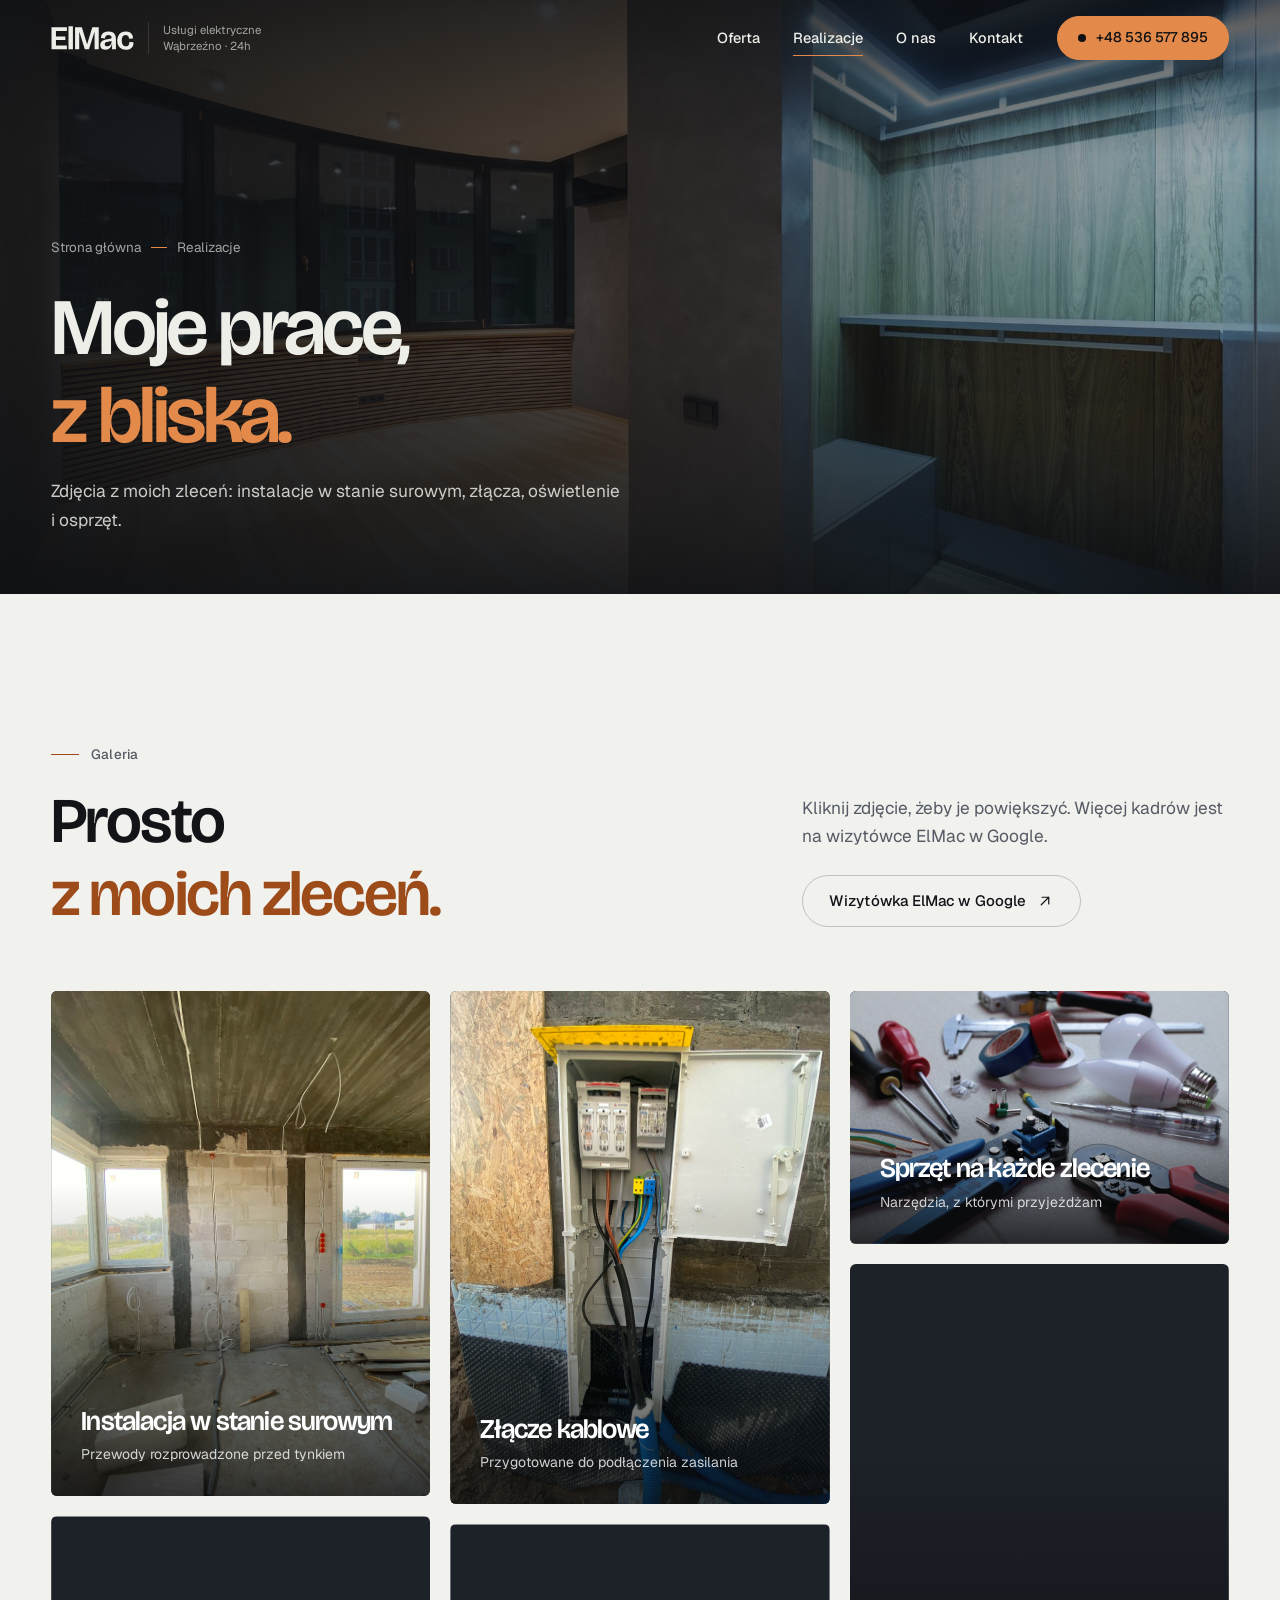
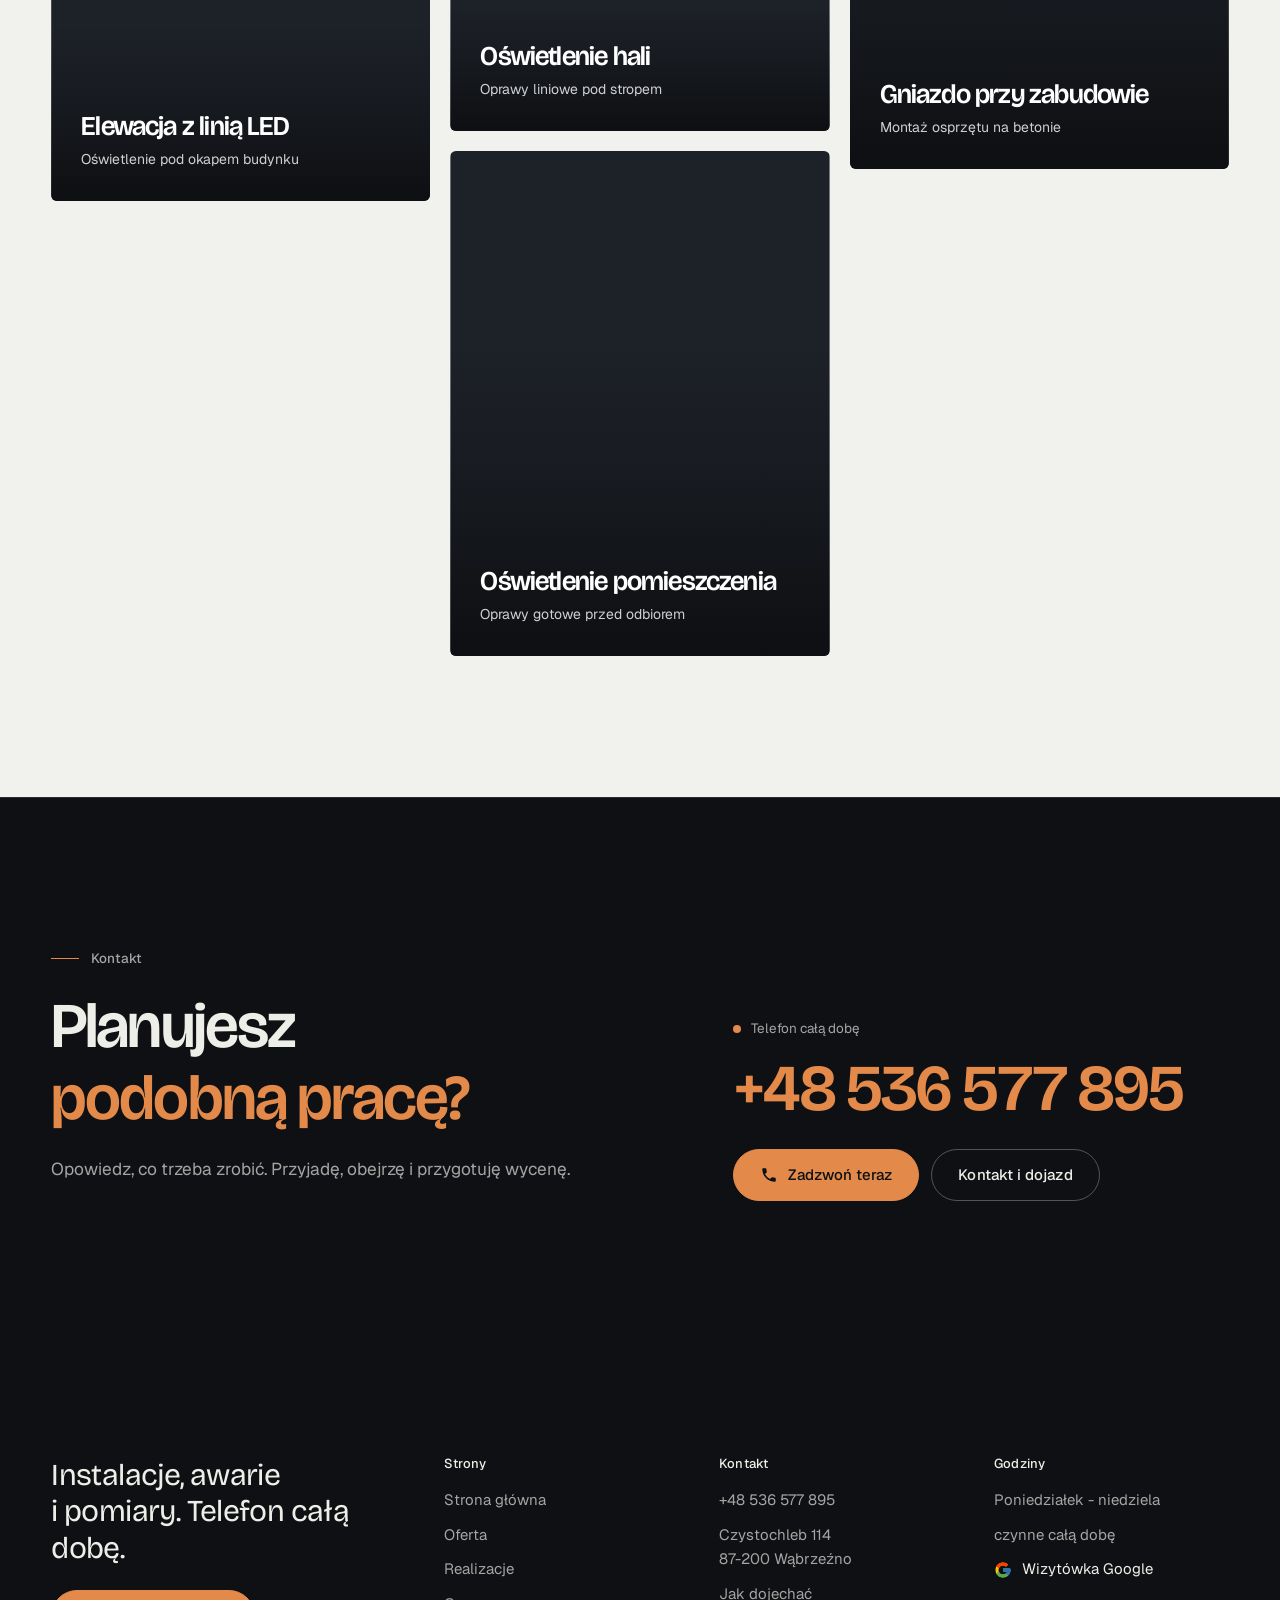
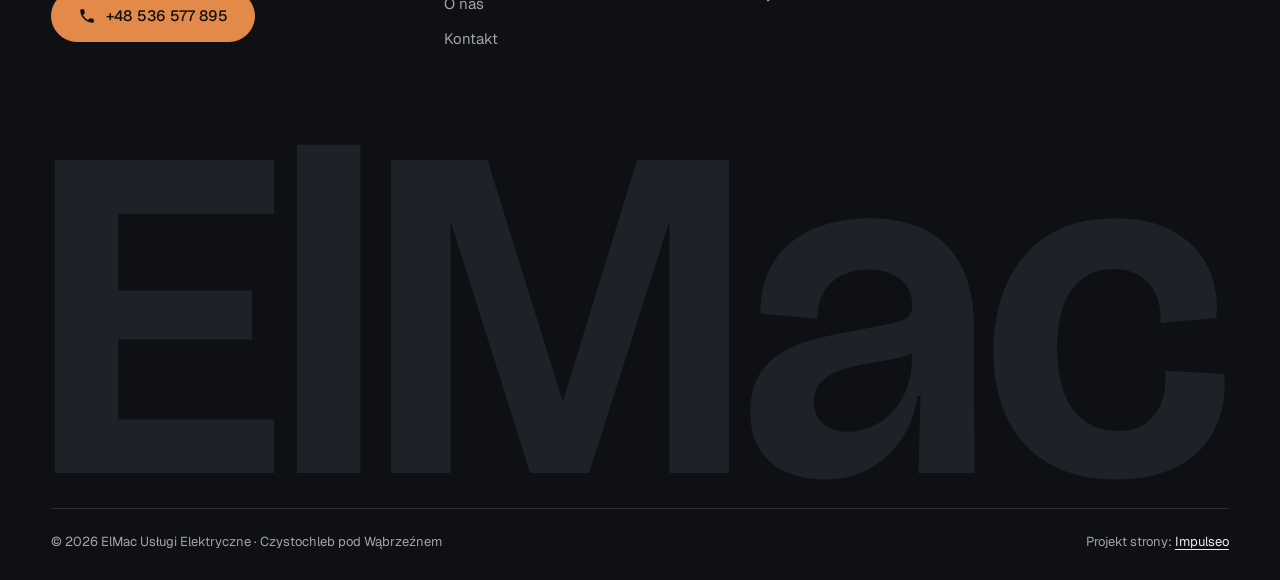
<file: realizacje.html>
<!DOCTYPE html>
<html lang="pl">
<head>
<meta charset="UTF-8">
<meta name="viewport" content="width=device-width, initial-scale=1.0">
<title>Realizacje - ElMac usługi elektryczne Wąbrzeźno</title>
<meta name="description" content="Zdjęcia z realizacji ElMac: instalacje w stanie surowym, złącza kablowe, oświetlenie hal i elewacji, montaż osprzętu.">
<link rel="canonical" href="https://impulseo-pl.github.io/elektryk-elmac-sprawdzone-uslugi-elektryczne-24h/realizacje.html">
<meta name="robots" content="noindex, nofollow">
<meta name="theme-color" content="#0E1013">
<meta property="og:type" content="website">
<meta property="og:locale" content="pl_PL">
<meta property="og:site_name" content="ElMac Usługi Elektryczne">
<meta property="og:title" content="Realizacje - ElMac usługi elektryczne Wąbrzeźno">
<meta property="og:description" content="Zdjęcia z realizacji ElMac: instalacje w stanie surowym, złącza kablowe, oświetlenie hal i elewacji, montaż osprzętu.">
<meta property="og:url" content="https://impulseo-pl.github.io/elektryk-elmac-sprawdzone-uslugi-elektryczne-24h/realizacje.html">
<meta property="og:image" content="https://impulseo-pl.github.io/elektryk-elmac-sprawdzone-uslugi-elektryczne-24h/img/og.jpg">
<meta property="og:image:width" content="1200">
<meta property="og:image:height" content="630">
<meta name="twitter:card" content="summary_large_image">
<script>(function(){var d=document.documentElement;d.classList.add('js');try{if(!window.matchMedia('(prefers-reduced-motion: reduce)').matches)d.classList.add('anim');}catch(e){}setTimeout(function(){if(!d.classList.contains('anim-ok'))d.classList.remove('anim');},3500);})();</script>

<link rel="preload" as="image" href="img/head-realizacje.jpg" fetchpriority="high">
<link rel="preconnect" href="https://fonts.googleapis.com">
<link rel="preconnect" href="https://fonts.gstatic.com" crossorigin>
<link href="https://fonts.googleapis.com/css2?family=Bricolage+Grotesque:opsz,wght@12..96,400..700&family=Geist:wght@400..600&display=swap" rel="stylesheet">
<link rel="stylesheet" href="assets/styles.css?v=20261001c">
<script src="assets/lenis.min.js?v=1.1.20" defer></script>
<script src="assets/main.js?v=20261001c" defer></script>
</head>
<body>
<a class="skip" href="#tresc">Przejdź do treści</a>
<header class="site-head">
<div class="head-in">
  <a class="brand" href="index.html" aria-label="ElMac - strona główna">
    <span class="znak"><svg class="wm" viewBox="37 -700 2482 722" role="img" aria-label="ElMac"><path pathLength="1" style="--i:0" d="M44.7999267578125 0.0V-660.0H178.80035400390625V0.0ZM137.26702880859375 0.0V-113.1336669921875H507.46673583984375V0.0ZM137.26702880859375 -281.599853515625V-384.466796875H461.2000732421875V-281.599853515625ZM137.26702880859375 -546.8663330078125V-660.0H507.46673583984375V-546.8663330078125Z"/><path pathLength="1" style="--i:1" d="M555.2666015625 0.0V-692.0001220703125H689.0003662109375V0.0Z"/><path pathLength="1" style="--i:2" d="M753.7999267578125 0.0V-660.0H957.0671997070312L1114.7335205078125 -154.2005615234375H1116.7335205078125L1272.1998291015625 -660.0H1465.6670532226562V0.0H1340.4666748046875V-524.9995727539062H1338.4666748046875L1171.0669555664062 0.0H1046.933349609375L881.0003051757812 -525.2662353515625H879.0003051757812V0.0Z"/><path pathLength="1" style="--i:3" d="M1665.7999877929688 13.73333740234375Q1625.5333251953125 13.73333740234375 1590.1999816894531 -0.5333251953125Q1554.8666381835938 -14.79998779296875 1532.7999572753906 -46.166656494140625Q1510.7332763671875 -77.5333251953125 1510.7332763671875 -129.20001220703125Q1510.7332763671875 -176.60003662109375 1528.9332885742188 -206.43338012695312Q1547.13330078125 -236.2667236328125 1578.4666442871094 -254.63339233398438Q1609.7999877929688 -273.00006103515625 1648.3333129882812 -282.7667236328125Q1686.8666381835938 -292.53338623046875 1726.7999267578125 -299.53338623046875Q1780.6665649414062 -309.2667236328125 1807.1998901367188 -315.1333923339844Q1833.7332153320312 -321.00006103515625 1842.8332214355469 -329.4000549316406Q1851.9332275390625 -337.800048828125 1851.9332275390625 -352.86669921875Q1851.9332275390625 -389.8665771484375 1826.0332946777344 -409.39984130859375Q1800.1333618164062 -428.93310546875 1759.8001098632812 -428.93310546875Q1734.8668212890625 -428.93310546875 1710.2001953125 -419.59979248046875Q1685.5335693359375 -410.2664794921875 1669.2669372558594 -387.7665100097656Q1653.0003051757812 -365.26654052734375 1652.4003295898438 -325.39990234375L1532.13330078125 -336.19989013671875Q1532.5332641601562 -394.6666259765625 1553.1332702636719 -433.6333312988281Q1573.7332763671875 -472.60003662109375 1607.9666442871094 -495.1667175292969Q1642.2000122070312 -517.7333984375 1682.7667236328125 -527.4667358398438Q1723.3334350585938 -537.2000732421875 1763.6668090820312 -537.2000732421875Q1834.6669311523438 -537.2000732421875 1883.4002990722656 -510.63336181640625Q1932.1336669921875 -484.066650390625 1957.3003234863281 -432.6999206542969Q1982.4669799804688 -381.33319091796875 1982.4669799804688 -306.06646728515625V-210.46649169921875Q1982.733642578125 -175.599853515625 1982.8669738769531 -140.23321533203125Q1983.0003051757812 -104.8665771484375 1983.1336364746094 -69.86660766601562Q1983.2669677734375 -34.86663818359375 1983.2669677734375 0.0H1865.13330078125Q1866.4666137695312 -39.7332763671875 1867.5332641601562 -79.26657104492188Q1868.5999145507812 -118.79986572265625 1869.6665649414062 -162.46649169921875H1862.8665771484375Q1857.5332641601562 -113.73321533203125 1831.3666076660156 -73.69992065429688Q1805.199951171875 -33.6666259765625 1763.0332946777344 -9.966644287109375Q1720.8666381835938 13.73333740234375 1665.7999877929688 13.73333740234375ZM1716.000244140625 -87.20025634765625Q1738.6001586914062 -87.20025634765625 1762.2334289550781 -96.23355102539062Q1785.86669921875 -105.266845703125 1806.0333251953125 -124.26678466796875Q1826.199951171875 -143.2667236328125 1838.7999267578125 -173.36666870117188Q1851.39990234375 -203.46661376953125 1851.9332275390625 -244.8665771484375L1852.1998901367188 -268.333251953125L1878.9332275390625 -273.466552734375Q1869.5999145507812 -259.39990234375 1848.5666198730469 -251.26657104492188Q1827.5333251953125 -243.13323974609375 1800.9333801269531 -238.49990844726562Q1774.3334350585938 -233.8665771484375 1747.2334899902344 -228.96658325195312Q1720.133544921875 -224.06658935546875 1696.93359375 -215.2332763671875Q1673.733642578125 -206.39996337890625 1659.3670043945312 -191.23333740234375Q1645.0003662109375 -176.06671142578125 1645.0003662109375 -149.533447265625Q1645.0003662109375 -120.06683349609375 1664.7003479003906 -103.633544921875Q1684.4003295898438 -87.20025634765625 1716.000244140625 -87.20025634765625Z"/><path pathLength="1" style="--i:4" d="M2281.7333984375 13.73333740234375Q2215.0 13.73333740234375 2165.999969482422 -6.9666748046875Q2116.9999389648438 -27.66668701171875 2085.2666015625 -64.86669921875Q2053.5332641601562 -102.06671142578125 2038.2666015625 -151.20004272460938Q2022.9999389648438 -200.3333740234375 2022.9999389648438 -257.20001220703125Q2022.9999389648438 -314.26666259765625 2038.2666015625 -364.5Q2053.5332641601562 -414.73333740234375 2084.633270263672 -454.0333557128906Q2115.7332763671875 -493.3333740234375 2164.0999755859375 -515.2667236328125Q2212.4666748046875 -537.2000732421875 2278.666748046875 -537.2000732421875Q2357.6001586914062 -537.2000732421875 2407.1001892089844 -507.300048828125Q2456.6002197265625 -477.4000244140625 2477.9002075195312 -429.79998779296875Q2499.2001953125 -382.199951171875 2492.8668212890625 -326.8665771484375L2375.5331420898438 -316.13323974609375Q2376.733154296875 -354.26654052734375 2364.5665283203125 -379.4998474121094Q2352.39990234375 -404.733154296875 2329.9332885742188 -417.4331359863281Q2307.4666748046875 -430.13311767578125 2277.0000610351562 -430.13311767578125Q2251.666748046875 -430.13311767578125 2229.966796875 -420.866455078125Q2208.266845703125 -411.59979248046875 2192.0335693359375 -391.49981689453125Q2175.80029296875 -371.39984130859375 2166.7669982910156 -340.0665588378906Q2157.7337036132812 -308.7332763671875 2157.7337036132812 -263.60003662109375Q2157.7337036132812 -205.60015869140625 2173.233642578125 -166.53353881835938Q2188.7335815429688 -127.4669189453125 2217.0335083007812 -108.06692504882812Q2245.3334350585938 -88.66693115234375 2284.0000610351562 -88.66693115234375Q2324.7333374023438 -88.66693115234375 2347.7332763671875 -107.33358764648438Q2370.7332153320312 -126.000244140625 2379.66650390625 -155.50021362304688Q2388.5997924804688 -185.00018310546875 2385.6664428710938 -216.0001220703125L2509.6001586914062 -209.0001220703125Q2513.7335205078125 -164.20013427734375 2502.266876220703 -123.90011596679688Q2490.8002319335938 -83.60009765625 2462.433563232422 -52.46673583984375Q2434.06689453125 -21.3333740234375 2389.1001892089844 -3.800018310546875Q2344.1334838867188 13.73333740234375 2281.7333984375 13.73333740234375Z"/></svg></span>
    <span class="brand-sub">Usługi elektryczne<br>Wąbrzeźno · 24h</span>
  </a>
  <nav class="nav-links" aria-label="Menu główne">
    <a class="nl" href="oferta.html">Oferta</a><a class="nl" href="realizacje.html" aria-current="page">Realizacje</a><a class="nl" href="o-nas.html">O&nbsp;nas</a><a class="nl" href="kontakt.html">Kontakt</a>
    <a class="btn btn-copper nav-cta" href="tel:+48536577895"><span class="live" aria-hidden="true"></span>+48 536 577 895</a>
  </nav>
  <button class="burger" type="button" aria-label="Otwórz menu" aria-expanded="false" aria-controls="mnav"><span></span><span></span></button>
</div>
</header>

<div class="mnav" id="mnav">
  <div class="mnav-in">
    <a class="ml" href="index.html">Strona główna</a><a class="ml" href="oferta.html">Oferta</a><a class="ml" href="realizacje.html" aria-current="page">Realizacje</a><a class="ml" href="o-nas.html">O&nbsp;nas</a><a class="ml" href="kontakt.html">Kontakt</a>
    <div class="mnav-foot">
      <span>Telefon czynny całą dobę, 7 dni w&nbsp;tygodniu</span>
      <a class="btn btn-copper" href="tel:+48536577895"><svg class="ico" width="16" height="16" viewBox="0 0 24 24" fill="none" aria-hidden="true"><path d="M6.6 10.8a15.5 15.5 0 0 0 6.6 6.6l2.2-2.2a1 1 0 0 1 1-.24 11.4 11.4 0 0 0 3.6.58 1 1 0 0 1 1 1V20a1 1 0 0 1-1 1A17 17 0 0 1 3 4a1 1 0 0 1 1-1h3.5a1 1 0 0 1 1 1c0 1.25.2 2.46.58 3.6a1 1 0 0 1-.25 1l-2.23 2.2Z" fill="currentColor"/></svg>+48 536 577 895</a>
    </div>
  </div>
</div>
<main id="tresc">

<section class="pagehead">
  <div class="pagehead-media"><img src="img/head-realizacje.jpg" alt="Wnętrze z oświetleniem sufitowym i podświetlaną zabudową" width="1880" height="1264" decoding="async" fetchpriority="high"></div>
  <div class="ph-in">
    <p class="crumb up" style="--d:0"><a href="index.html">Strona główna</a><span class="sl" aria-hidden="true"></span>Realizacje</p>
    <h1><span class="ln"><span class="ln-i" style="--k:0">Moje prace,</span></span><span class="ln"><span class="ln-i" style="--k:1"><em>z&nbsp;bliska.</em></span></span></h1>
    <p class="ph-lead up" style="--d:300">Zdjęcia z&nbsp;moich zleceń: instalacje w&nbsp;stanie surowym, złącza, oświetlenie i&nbsp;osprzęt.</p>
  </div>
</section>

<section class="sec">
  <div class="wrap">
    <div class="sec-head">
      <div>
        <p class="eyebrow rv">Galeria</p>
        <h2 class="h2 rv rv-h"><span class="ln"><span class="ln-i" style="--k:0">Prosto</span></span><span class="ln"><span class="ln-i" style="--k:1"><em>z&nbsp;moich zleceń.</em></span></span></h2>
      </div>
      <div class="side rv" style="--d:120">
        <p class="lead">Kliknij zdjęcie, żeby je powiększyć. Więcej kadrów jest na wizytówce ElMac w&nbsp;Google.</p>
        <a class="btn btn-ghost" href="https://maps.google.com/?cid=17849796114524135607" target="_blank" rel="noopener">Wizytówka ElMac w&nbsp;Google<svg class="ico" width="18" height="18" viewBox="0 0 24 24" fill="none" stroke="currentColor" stroke-width="1.6" stroke-linecap="round" stroke-linejoin="round" aria-hidden="true"><path d="M7 17 17 7M8 7h9v9"/></svg></a>
      </div>
    </div>
    <div class="masonry">
      <a class="tile rv-img rv" style="--d:0" href="img/g2.jpg" data-lb="Instalacja w stanie surowym - Przewody rozprowadzone przed tynkiem">
        <img src="img/g2.jpg" alt="Instalacja w stanie surowym - realizacja ElMac" width="1600" height="2133" decoding="async">
        <span class="tile-cap"><h3>Instalacja w&nbsp;stanie surowym</h3><span>Przewody rozprowadzone przed tynkiem</span></span>
      </a><a class="tile rv-img rv" style="--d:110" href="img/about.jpg" data-lb="Elewacja z linią LED - Oświetlenie pod okapem budynku">
        <img src="img/about.jpg" alt="Elewacja z linią LED - realizacja ElMac" width="1600" height="1200" decoding="async">
        <span class="tile-cap"><h3>Elewacja z&nbsp;linią LED</h3><span>Oświetlenie pod okapem budynku</span></span>
      </a><a class="tile rv-img rv" style="--d:220" href="img/g1.jpg" data-lb="Złącze kablowe - Przygotowane do podłączenia zasilania">
        <img src="img/g1.jpg" alt="Złącze kablowe - realizacja ElMac" width="1520" height="2058" decoding="async">
        <span class="tile-cap"><h3>Złącze kablowe</h3><span>Przygotowane do podłączenia zasilania</span></span>
      </a><a class="tile rv-img rv" style="--d:0" href="img/g3.jpg" data-lb="Oświetlenie hali - Oprawy liniowe pod stropem">
        <img src="img/g3.jpg" alt="Oświetlenie hali - realizacja ElMac" width="1230" height="670" loading="lazy" decoding="async">
        <span class="tile-cap"><h3>Oświetlenie hali</h3><span>Oprawy liniowe pod stropem</span></span>
      </a><a class="tile rv-img rv" style="--d:110" href="img/g5.jpg" data-lb="Oświetlenie pomieszczenia - Oprawy gotowe przed odbiorem">
        <img src="img/g5.jpg" alt="Oświetlenie pomieszczenia - realizacja ElMac" width="1600" height="2133" loading="lazy" decoding="async">
        <span class="tile-cap"><h3>Oświetlenie pomieszczenia</h3><span>Oprawy gotowe przed odbiorem</span></span>
      </a><a class="tile rv-img rv" style="--d:220" href="img/g6.jpg" data-lb="Sprzęt na każde zlecenie - Narzędzia, z którymi przyjeżdżam">
        <img src="img/g6.jpg" alt="Sprzęt na każde zlecenie - realizacja ElMac" width="1080" height="720" loading="lazy" decoding="async">
        <span class="tile-cap"><h3>Sprzęt na każde zlecenie</h3><span>Narzędzia, z&nbsp;którymi przyjeżdżam</span></span>
      </a><a class="tile rv-img rv" style="--d:0" href="img/g4.jpg" data-lb="Gniazdo przy zabudowie - Montaż osprzętu na betonie">
        <img src="img/g4.jpg" alt="Gniazdo przy zabudowie - realizacja ElMac" width="1600" height="2133" loading="lazy" decoding="async">
        <span class="tile-cap"><h3>Gniazdo przy zabudowie</h3><span>Montaż osprzętu na betonie</span></span>
      </a>
    </div>
  </div>
</section>
<section class="cta-band dark">
  <div class="wrap cta-grid">
    <div>
      <p class="eyebrow rv">Kontakt</p>
      <h2 class="h2 rv rv-h"><span class="ln"><span class="ln-i" style="--k:0">Planujesz</span></span><span class="ln"><span class="ln-i" style="--k:1"><em>podobną pracę?</em></span></span></h2>
      <p class="lead rv" style="--d:120">Opowiedz, co trzeba zrobić. Przyjadę, obejrzę i&nbsp;przygotuję wycenę.</p>
    </div>
    <div class="cta-side rv" style="--d:180">
      <span class="lbl"><span class="live" aria-hidden="true"></span>Telefon całą dobę</span>
      <a class="cta-phone" href="tel:+48536577895">+48 536 577 895</a>
      <div class="cta-row">
        <a class="btn btn-copper" href="tel:+48536577895"><svg class="ico" width="16" height="16" viewBox="0 0 24 24" fill="none" aria-hidden="true"><path d="M6.6 10.8a15.5 15.5 0 0 0 6.6 6.6l2.2-2.2a1 1 0 0 1 1-.24 11.4 11.4 0 0 0 3.6.58 1 1 0 0 1 1 1V20a1 1 0 0 1-1 1A17 17 0 0 1 3 4a1 1 0 0 1 1-1h3.5a1 1 0 0 1 1 1c0 1.25.2 2.46.58 3.6a1 1 0 0 1-.25 1l-2.23 2.2Z" fill="currentColor"/></svg>Zadzwoń teraz</a>
        <a class="btn btn-ghost" href="kontakt.html">Kontakt i&nbsp;dojazd</a>
      </div>
    </div>
  </div>
</section>
</main>
<footer class="site-foot">
  <div class="wrap">
    <div class="foot-top">
      <div>
        <p class="foot-claim">Instalacje, awarie i&nbsp;pomiary. Telefon całą dobę.</p>
        <a class="btn btn-copper" href="tel:+48536577895"><svg class="ico" width="16" height="16" viewBox="0 0 24 24" fill="none" aria-hidden="true"><path d="M6.6 10.8a15.5 15.5 0 0 0 6.6 6.6l2.2-2.2a1 1 0 0 1 1-.24 11.4 11.4 0 0 0 3.6.58 1 1 0 0 1 1 1V20a1 1 0 0 1-1 1A17 17 0 0 1 3 4a1 1 0 0 1 1-1h3.5a1 1 0 0 1 1 1c0 1.25.2 2.46.58 3.6a1 1 0 0 1-.25 1l-2.23 2.2Z" fill="currentColor"/></svg>+48 536 577 895</a>
      </div>
      <div>
        <h4>Strony</h4>
        <ul><li><a href="index.html">Strona główna</a></li><li><a href="oferta.html">Oferta</a></li><li><a href="realizacje.html">Realizacje</a></li><li><a href="o-nas.html">O&nbsp;nas</a></li><li><a href="kontakt.html">Kontakt</a></li></ul>
      </div>
      <div>
        <h4>Kontakt</h4>
        <ul>
          <li><a href="tel:+48536577895">+48 536 577 895</a></li>
          <li>Czystochleb 114<br>87-200 Wąbrzeźno</li>
          <li><a href="https://maps.google.com/?cid=17849796114524135607" target="_blank" rel="noopener">Jak dojechać</a></li>
        </ul>
      </div>
      <div>
        <h4>Godziny</h4>
        <ul>
          <li>Poniedziałek - niedziela</li>
          <li>czynne całą dobę</li>
          <li><a class="soc" href="https://maps.google.com/?cid=17849796114524135607" target="_blank" rel="noopener" aria-label="Wizytówka ElMac w Google"><svg class="g-logo" viewBox="0 0 48 48" aria-hidden="true"><path fill="#FFC107" d="M43.6 20.5H42V20H24v8h11.3C33.7 32.7 29.2 36 24 36c-6.6 0-12-5.4-12-12s5.4-12 12-12c3.1 0 5.8 1.2 7.9 3.1l5.7-5.7C34 6.1 29.3 4 24 4 12.9 4 4 12.9 4 24s8.9 20 20 20 20-8.9 20-20c0-1.3-.1-2.4-.4-3.5z"/><path fill="#FF3D00" d="m6.3 14.7 6.6 4.8C14.7 15.1 19 12 24 12c3.1 0 5.8 1.2 7.9 3.1l5.7-5.7C34 6.1 29.3 4 24 4 16.3 4 9.7 8.3 6.3 14.7z"/><path fill="#4CAF50" d="M24 44c5.2 0 9.9-2 13.4-5.2l-6.2-5.2A11.9 11.9 0 0 1 24 36c-5.2 0-9.6-3.3-11.3-7.9l-6.5 5C9.5 39.6 16.2 44 24 44z"/><path fill="#1976D2" d="M43.6 20.5H42V20H24v8h11.3a12 12 0 0 1-4.1 5.6l6.2 5.2C37 39.2 44 34 44 24c0-1.3-.1-2.4-.4-3.5z"/></svg>Wizytówka Google</a></li>
        </ul>
      </div>
    </div>
    <div class="foot-mark" aria-hidden="true"><svg class="wm-foot" viewBox="37 -700 2482 722" aria-hidden="true" focusable="false"><path style="--i:0" d="M44.7999267578125 0.0V-660.0H178.80035400390625V0.0ZM137.26702880859375 0.0V-113.1336669921875H507.46673583984375V0.0ZM137.26702880859375 -281.599853515625V-384.466796875H461.2000732421875V-281.599853515625ZM137.26702880859375 -546.8663330078125V-660.0H507.46673583984375V-546.8663330078125Z"/><path style="--i:1" d="M555.2666015625 0.0V-692.0001220703125H689.0003662109375V0.0Z"/><path style="--i:2" d="M753.7999267578125 0.0V-660.0H957.0671997070312L1114.7335205078125 -154.2005615234375H1116.7335205078125L1272.1998291015625 -660.0H1465.6670532226562V0.0H1340.4666748046875V-524.9995727539062H1338.4666748046875L1171.0669555664062 0.0H1046.933349609375L881.0003051757812 -525.2662353515625H879.0003051757812V0.0Z"/><path style="--i:3" d="M1665.7999877929688 13.73333740234375Q1625.5333251953125 13.73333740234375 1590.1999816894531 -0.5333251953125Q1554.8666381835938 -14.79998779296875 1532.7999572753906 -46.166656494140625Q1510.7332763671875 -77.5333251953125 1510.7332763671875 -129.20001220703125Q1510.7332763671875 -176.60003662109375 1528.9332885742188 -206.43338012695312Q1547.13330078125 -236.2667236328125 1578.4666442871094 -254.63339233398438Q1609.7999877929688 -273.00006103515625 1648.3333129882812 -282.7667236328125Q1686.8666381835938 -292.53338623046875 1726.7999267578125 -299.53338623046875Q1780.6665649414062 -309.2667236328125 1807.1998901367188 -315.1333923339844Q1833.7332153320312 -321.00006103515625 1842.8332214355469 -329.4000549316406Q1851.9332275390625 -337.800048828125 1851.9332275390625 -352.86669921875Q1851.9332275390625 -389.8665771484375 1826.0332946777344 -409.39984130859375Q1800.1333618164062 -428.93310546875 1759.8001098632812 -428.93310546875Q1734.8668212890625 -428.93310546875 1710.2001953125 -419.59979248046875Q1685.5335693359375 -410.2664794921875 1669.2669372558594 -387.7665100097656Q1653.0003051757812 -365.26654052734375 1652.4003295898438 -325.39990234375L1532.13330078125 -336.19989013671875Q1532.5332641601562 -394.6666259765625 1553.1332702636719 -433.6333312988281Q1573.7332763671875 -472.60003662109375 1607.9666442871094 -495.1667175292969Q1642.2000122070312 -517.7333984375 1682.7667236328125 -527.4667358398438Q1723.3334350585938 -537.2000732421875 1763.6668090820312 -537.2000732421875Q1834.6669311523438 -537.2000732421875 1883.4002990722656 -510.63336181640625Q1932.1336669921875 -484.066650390625 1957.3003234863281 -432.6999206542969Q1982.4669799804688 -381.33319091796875 1982.4669799804688 -306.06646728515625V-210.46649169921875Q1982.733642578125 -175.599853515625 1982.8669738769531 -140.23321533203125Q1983.0003051757812 -104.8665771484375 1983.1336364746094 -69.86660766601562Q1983.2669677734375 -34.86663818359375 1983.2669677734375 0.0H1865.13330078125Q1866.4666137695312 -39.7332763671875 1867.5332641601562 -79.26657104492188Q1868.5999145507812 -118.79986572265625 1869.6665649414062 -162.46649169921875H1862.8665771484375Q1857.5332641601562 -113.73321533203125 1831.3666076660156 -73.69992065429688Q1805.199951171875 -33.6666259765625 1763.0332946777344 -9.966644287109375Q1720.8666381835938 13.73333740234375 1665.7999877929688 13.73333740234375ZM1716.000244140625 -87.20025634765625Q1738.6001586914062 -87.20025634765625 1762.2334289550781 -96.23355102539062Q1785.86669921875 -105.266845703125 1806.0333251953125 -124.26678466796875Q1826.199951171875 -143.2667236328125 1838.7999267578125 -173.36666870117188Q1851.39990234375 -203.46661376953125 1851.9332275390625 -244.8665771484375L1852.1998901367188 -268.333251953125L1878.9332275390625 -273.466552734375Q1869.5999145507812 -259.39990234375 1848.5666198730469 -251.26657104492188Q1827.5333251953125 -243.13323974609375 1800.9333801269531 -238.49990844726562Q1774.3334350585938 -233.8665771484375 1747.2334899902344 -228.96658325195312Q1720.133544921875 -224.06658935546875 1696.93359375 -215.2332763671875Q1673.733642578125 -206.39996337890625 1659.3670043945312 -191.23333740234375Q1645.0003662109375 -176.06671142578125 1645.0003662109375 -149.533447265625Q1645.0003662109375 -120.06683349609375 1664.7003479003906 -103.633544921875Q1684.4003295898438 -87.20025634765625 1716.000244140625 -87.20025634765625Z"/><path style="--i:4" d="M2281.7333984375 13.73333740234375Q2215.0 13.73333740234375 2165.999969482422 -6.9666748046875Q2116.9999389648438 -27.66668701171875 2085.2666015625 -64.86669921875Q2053.5332641601562 -102.06671142578125 2038.2666015625 -151.20004272460938Q2022.9999389648438 -200.3333740234375 2022.9999389648438 -257.20001220703125Q2022.9999389648438 -314.26666259765625 2038.2666015625 -364.5Q2053.5332641601562 -414.73333740234375 2084.633270263672 -454.0333557128906Q2115.7332763671875 -493.3333740234375 2164.0999755859375 -515.2667236328125Q2212.4666748046875 -537.2000732421875 2278.666748046875 -537.2000732421875Q2357.6001586914062 -537.2000732421875 2407.1001892089844 -507.300048828125Q2456.6002197265625 -477.4000244140625 2477.9002075195312 -429.79998779296875Q2499.2001953125 -382.199951171875 2492.8668212890625 -326.8665771484375L2375.5331420898438 -316.13323974609375Q2376.733154296875 -354.26654052734375 2364.5665283203125 -379.4998474121094Q2352.39990234375 -404.733154296875 2329.9332885742188 -417.4331359863281Q2307.4666748046875 -430.13311767578125 2277.0000610351562 -430.13311767578125Q2251.666748046875 -430.13311767578125 2229.966796875 -420.866455078125Q2208.266845703125 -411.59979248046875 2192.0335693359375 -391.49981689453125Q2175.80029296875 -371.39984130859375 2166.7669982910156 -340.0665588378906Q2157.7337036132812 -308.7332763671875 2157.7337036132812 -263.60003662109375Q2157.7337036132812 -205.60015869140625 2173.233642578125 -166.53353881835938Q2188.7335815429688 -127.4669189453125 2217.0335083007812 -108.06692504882812Q2245.3334350585938 -88.66693115234375 2284.0000610351562 -88.66693115234375Q2324.7333374023438 -88.66693115234375 2347.7332763671875 -107.33358764648438Q2370.7332153320312 -126.000244140625 2379.66650390625 -155.50021362304688Q2388.5997924804688 -185.00018310546875 2385.6664428710938 -216.0001220703125L2509.6001586914062 -209.0001220703125Q2513.7335205078125 -164.20013427734375 2502.266876220703 -123.90011596679688Q2490.8002319335938 -83.60009765625 2462.433563232422 -52.46673583984375Q2434.06689453125 -21.3333740234375 2389.1001892089844 -3.800018310546875Q2344.1334838867188 13.73333740234375 2281.7333984375 13.73333740234375Z"/></svg></div>
    <div class="foot-bottom">
      <span>© 2026 ElMac Usługi Elektryczne · Czystochleb pod Wąbrzeźnem</span>
      <span>Projekt strony: <a class="foot-credit" href="https://impulseo.pl" target="_blank" rel="noopener">Impulseo</a></span>
    </div>
  </div>
</footer>
<div class="sticky-call">
  <a class="btn btn-copper" href="tel:+48536577895"><svg class="ico" width="16" height="16" viewBox="0 0 24 24" fill="none" aria-hidden="true"><path d="M6.6 10.8a15.5 15.5 0 0 0 6.6 6.6l2.2-2.2a1 1 0 0 1 1-.24 11.4 11.4 0 0 0 3.6.58 1 1 0 0 1 1 1V20a1 1 0 0 1-1 1A17 17 0 0 1 3 4a1 1 0 0 1 1-1h3.5a1 1 0 0 1 1 1c0 1.25.2 2.46.58 3.6a1 1 0 0 1-.25 1l-2.23 2.2Z" fill="currentColor"/></svg>Zadzwoń</a>
  <a class="btn btn-ghost" href="kontakt.html">Kontakt i&nbsp;dojazd</a>
</div>
</body>
</html>
</file>
<file: assets/styles.css>
/* ElMac - usługi elektryczne. Projekt strony: Impulseo, 10.2026.
   Paleta: grafit + miedź (kolor przewodu). Krój: Bricolage Grotesque + Geist. */
:root{
  --ink:#0E1013;--ink-2:#15181D;--ink-3:#1D2128;--ink-line:rgba(238,238,233,.13);
  --paper:#F1F1EE;--paper-2:#E7E8E4;--line:rgba(18,20,24,.12);
  --text:#121418;--muted:#555B64;
  --on-dark:#EEEEE9;--on-dark-2:#A3A5A2;
  --accent:#E38A4A;--accent-d:#9C4B19;--accent-soft:rgba(227,138,74,.14);
  --paper-3:#FFFFFF;
  --f-display:"Bricolage Grotesque","Geist",system-ui,sans-serif;
  --f-body:"Geist",system-ui,-apple-system,"Segoe UI",sans-serif;
  --expo:cubic-bezier(.16,1,.3,1);--ease:cubic-bezier(.16,.84,.44,1);--in:cubic-bezier(.7,0,.84,0);
  --wrap:min(1320px, 100% - clamp(40px, 8vw, 128px));
  --nav-h:76px;
  --img-zoom:1.05;--img-dur:1.4s;--img-rest:brightness(1);--img-hot:brightness(1.08);
}
*,*::before,*::after{box-sizing:border-box}
html{-webkit-text-size-adjust:100%;background:var(--ink)}
html.lenis,html.lenis body{height:auto}
.lenis.lenis-smooth [data-lenis-prevent]{overscroll-behavior:contain}
.lenis.lenis-stopped{overflow:clip}
.lenis.lenis-smooth iframe{pointer-events:none}
body{margin:0;font-family:var(--f-body);font-size:17px;line-height:1.65;color:var(--text);background:var(--paper);-webkit-font-smoothing:antialiased;-moz-osx-font-smoothing:grayscale;overflow-x:clip}
img{display:block;max-width:100%;height:auto}
a{color:inherit;text-decoration:none}
p{margin:0 0 1em;max-width:62ch}
ul,ol{margin:0}
h1,h2,h3{font-family:var(--f-display);font-weight:600;letter-spacing:-.03em;margin:0;font-variation-settings:"opsz" 96;text-wrap:balance}
h2 em,h1 em{font-style:normal;color:var(--accent-d)}
.dark h1 em,.dark h2 em,.hero h1 em,.pagehead h1 em,.stopklatka h2 em{color:var(--accent)}
::selection{background:var(--accent);color:var(--ink)}
:focus-visible{outline:2px solid var(--accent);outline-offset:3px}
.skip{position:absolute;left:12px;top:-60px;z-index:300;background:var(--accent);color:var(--ink);padding:10px 16px;border-radius:8px;font-weight:500}
.skip:focus{top:12px}
.wrap{width:var(--wrap);margin-inline:auto}
.sec{padding:clamp(88px, 11vw, 168px) 0}
.dark{background:var(--ink);color:var(--on-dark)}
.dark-2{background:var(--ink-2);color:var(--on-dark)}
.paper-2{background:var(--paper-2)}
.nw{white-space:nowrap}
.ico{width:18px;height:18px;flex:none}

/* ---------- nagłówki sekcji ---------- */
.eyebrow{display:inline-flex;align-items:center;gap:12px;font-size:13.5px;font-weight:500;letter-spacing:.01em;color:var(--muted);margin:0 0 24px}
.eyebrow::before{content:"";width:28px;height:1px;background:var(--accent-d)}
.dark .eyebrow,.dark-2 .eyebrow,.stopklatka .eyebrow{color:var(--on-dark-2)}
.dark .eyebrow::before,.dark-2 .eyebrow::before,.stopklatka .eyebrow::before{background:var(--accent)}
.h2{font-size:clamp(2.3rem, 1.1rem + 3.6vw, 4.4rem);line-height:1.02}
.ln{display:block;overflow:hidden;padding:.12em 0 .14em;margin:-.12em 0 -.14em}
.ln-i{display:block}
.lead{font-size:1.08rem;color:var(--muted);max-width:52ch}
.dark .lead,.dark-2 .lead{color:var(--on-dark-2)}
.sec-head{display:grid;grid-template-columns:minmax(0,1.25fr) minmax(0,.75fr);gap:40px;align-items:end;margin-bottom:clamp(44px, 5vw, 72px)}
.sec-head .lead{margin:0}
.sec-head .side{display:flex;flex-direction:column;gap:24px;align-items:flex-start}

/* ---------- przyciski (klocki: jedna reakcja na kursor dla wszystkich) ---------- */
.btn{position:relative;isolation:isolate;overflow:hidden;display:inline-flex;align-items:center;justify-content:center;gap:10px;min-height:52px;padding:0 26px;border-radius:999px;border:1px solid transparent;font:500 15px/1.1 var(--f-body);letter-spacing:.005em;cursor:pointer;white-space:nowrap;transition:background-color .72s var(--ease),color .72s var(--ease),border-color .72s var(--ease),box-shadow .72s var(--ease)}
.btn::after,.card::after,.faq-item::after,.op-google::after{content:"";position:absolute;inset:0;z-index:-1;pointer-events:none;background:linear-gradient(105deg,transparent 30%,rgba(255,255,255,.26) 50%,transparent 70%);transform:translateX(-120%);transition:transform .72s var(--ease)}
.btn-copper{background:var(--accent);color:var(--ink);border-color:var(--accent)}
.btn-ghost{background:transparent;color:var(--text);border-color:rgba(18,20,24,.22)}
.dark .btn-ghost,.dark-2 .btn-ghost,.hero .btn-ghost,.stopklatka .btn-ghost,.pagehead .btn-ghost,.site-foot .btn-ghost{color:var(--on-dark);border-color:rgba(238,238,233,.3)}
.btn .arr{transition:transform .72s var(--ease)}
@media (hover:hover){
  .btn:hover,.card:hover,.faq-item:hover,.op-google:hover{background-color:var(--accent-d);color:#fff;border-color:var(--accent-d);box-shadow:0 0 0 4px rgba(227,138,74,.2)}
  .btn:hover::after,.card:hover::after,.faq-item:hover::after,.op-google:hover::after{transform:translateX(120%)}
}

/* ---------- pasek nawigacji ---------- */
.site-head{position:fixed;left:0;right:0;top:0;z-index:100;height:var(--nav-h);color:var(--on-dark);transition:transform .6s var(--expo)}
.site-head::before{content:"";position:absolute;inset:0;z-index:-1;background-color:rgba(14,16,19,0);border-bottom:1px solid transparent;transition:background-color .5s var(--ease),border-color .5s var(--ease)}
.site-head.is-scrolled::before{background-color:rgba(14,16,19,.86);border-bottom-color:var(--ink-line);-webkit-backdrop-filter:blur(14px) saturate(140%);backdrop-filter:blur(14px) saturate(140%)}
.site-head.is-hidden{transform:translateY(-100%)}
.head-in{width:var(--wrap);height:100%;margin-inline:auto;display:flex;align-items:center;justify-content:space-between;gap:24px}
.brand{display:flex;align-items:center;gap:14px;flex:none}
.znak{display:block;width:83px;height:24px}
.wm{display:block;width:100%;height:100%;overflow:visible}
.wm path{fill:currentColor}
.brand-sub{font-size:11.5px;line-height:1.35;color:var(--on-dark-2);padding-left:14px;border-left:1px solid var(--ink-line)}
.nav-links{display:flex;align-items:center;gap:clamp(20px, 2.6vw, 38px)}
.nl{position:relative;font-size:14.5px;font-weight:500;padding:8px 0;color:var(--on-dark)}
.nl::after{content:"";position:absolute;left:0;right:0;bottom:2px;height:1px;background:var(--accent);transform:scaleX(0);transform-origin:right;transition:transform .55s var(--ease)}
.nl:hover::after,.nl[aria-current="page"]::after{transform:scaleX(1);transform-origin:left}
.nav-cta{min-height:44px;padding:0 20px;font-size:14px}
.live{width:8px;height:8px;border-radius:50%;background:var(--accent);flex:none;animation:live 2.4s var(--ease) infinite}
.btn-copper .live{background:var(--ink)}
@keyframes live{0%{box-shadow:0 0 0 0 rgba(227,138,74,.55)}70%{box-shadow:0 0 0 10px rgba(227,138,74,0)}100%{box-shadow:0 0 0 0 rgba(227,138,74,0)}}
.burger{display:none;width:48px;height:48px;border-radius:50%;border:1px solid var(--ink-line);background:transparent;color:var(--on-dark);cursor:pointer;position:relative}
.burger span{position:absolute;left:15px;right:15px;height:1.5px;background:currentColor;transition:transform .5s var(--expo),top .5s var(--expo)}
.burger span:nth-child(1){top:19px}
.burger span:nth-child(2){top:27px}
.menu-open .burger span:nth-child(1){top:23px;transform:rotate(45deg)}
.menu-open .burger span:nth-child(2){top:23px;transform:rotate(-45deg)}
.mnav{position:fixed;inset:0;z-index:99;background:var(--ink);color:var(--on-dark);padding:calc(var(--nav-h) + 32px) 0 32px;display:flex;flex-direction:column;visibility:hidden;clip-path:inset(0 0 100% 0);transition:clip-path .7s var(--expo),visibility 0s .7s}
.menu-open .mnav{visibility:visible;clip-path:inset(0 0 0 0);transition:clip-path .7s var(--expo)}
.mnav-in{width:var(--wrap);margin-inline:auto;display:flex;flex-direction:column;height:100%}
.mnav a.ml{display:block;font-family:var(--f-display);font-size:clamp(2.2rem, 1.2rem + 5vw, 3.2rem);font-weight:600;letter-spacing:-.03em;line-height:1.2;padding:6px 0;border-bottom:1px solid var(--ink-line);transform:translateY(24px);opacity:0;transition:transform .7s var(--expo),opacity .7s var(--expo)}
.menu-open .mnav a.ml{transform:none;opacity:1}
.menu-open .mnav a.ml:nth-child(2){transition-delay:.05s}
.menu-open .mnav a.ml:nth-child(3){transition-delay:.1s}
.menu-open .mnav a.ml:nth-child(4){transition-delay:.15s}
.menu-open .mnav a.ml:nth-child(5){transition-delay:.2s}
.mnav a.ml[aria-current="page"]{color:var(--accent)}
.mnav-foot{margin-top:auto;padding-top:28px;display:flex;flex-direction:column;gap:14px;color:var(--on-dark-2);font-size:14px}
.mnav-foot .btn{align-self:flex-start}

/* ---------- ekran wejścia: nazwa ElMac rysowana prądem ---------- */
.intro{display:none}
.intro-on body{overflow:hidden}
.intro-on .intro{display:block;position:fixed;inset:0;z-index:1;background:var(--ink);transform:translateY(0);transition:transform .74s cubic-bezier(.66,0,.24,1)}
.intro-on .intro::before{content:"";position:absolute;inset:0;background:radial-gradient(60% 50% at 50% 50%,rgba(227,138,74,.08),transparent 70%);opacity:0;transition:opacity .9s var(--ease)}
.intro-on.intro-gra .intro::before{opacity:1}
.intro-on .intro::after{content:"";position:absolute;left:0;right:0;bottom:-1px;height:2px;background:linear-gradient(90deg,transparent,var(--accent) 20%,#F7C59B 50%,var(--accent) 80%,transparent);box-shadow:0 0 22px 2px rgba(227,138,74,.55)}
.intro-on.intro-out .intro{transform:translateY(-101%)}
.intro-line{position:absolute;left:50%;top:50%;width:var(--i-w,320px);height:1px;margin-top:calc(var(--i-h,90px) * .5 + 26px);transform:translateX(-50%);overflow:hidden}
.intro-line i{position:absolute;inset:0;background:linear-gradient(90deg,rgba(227,138,74,0),var(--accent) 30%,#F7C59B 70%,rgba(227,138,74,0));transform:scaleX(0);transform-origin:left}
.intro-on.intro-gra .intro-line i{transform:scaleX(1);transition:transform .62s var(--expo) .42s}
.intro-meta{position:absolute;left:50%;top:50%;margin-top:calc(var(--i-h,90px) * .5 + 44px);transform:translateX(-50%);font-size:12px;letter-spacing:.14em;color:var(--on-dark-2);white-space:nowrap;opacity:0}
.intro-on.intro-gra .intro-meta{opacity:1;transition:opacity .5s var(--ease) .7s}
.intro-on .znak{width:var(--i-baza-w,83px);height:var(--i-baza-h,24px)}
.intro-on .znak .wm{position:fixed;left:50%;top:50%;z-index:3;width:var(--i-w);height:var(--i-h);max-width:none;transform:translate(-50%,-50%) scale(1.04);transition:transform .9s var(--expo)}
.intro-on.intro-gra .znak .wm{transform:translate(-50%,-50%) scale(1)}
.intro-on.intro-out .znak .wm{transform:translate(calc(-50% + var(--i-px)),calc(-50% + var(--i-py))) scale(var(--i-zmniejsz));transition:transform .8s cubic-bezier(.16,.84,.44,1)}
.intro-on .znak .wm path{fill:var(--on-dark);fill-opacity:0;stroke:var(--accent);stroke-width:1.4px;vector-effect:non-scaling-stroke;stroke-dasharray:1;stroke-dashoffset:1;stroke-linejoin:round}
.intro-on.intro-gra .znak .wm path{animation:wm-rysuj .7s cubic-bezier(.65,0,.35,1) forwards,wm-zapal .62s linear forwards;animation-delay:calc(var(--i) * 70ms),calc(.42s + var(--i) * 45ms)}
.intro-on .znak.mierze .wm{position:static;width:100%;height:100%;transform:none;transition:none}
@keyframes wm-rysuj{to{stroke-dashoffset:0}}
@keyframes wm-zapal{0%{fill-opacity:0}18%{fill-opacity:.9}26%{fill-opacity:.15}40%{fill-opacity:1}52%{fill-opacity:.55}64%{fill-opacity:1;stroke-opacity:1}100%{fill-opacity:1;stroke-opacity:0}}

/* ---------- odsłanianie przy przewijaniu ---------- */
.anim .rv{opacity:0;transform:translateY(32px)}
.anim .rv:not(.rv-done){transition:opacity 1s var(--expo),transform 1.1s var(--expo);transition-delay:calc(var(--d, 0) * 1ms)}
.anim .rv.is-in{opacity:1;transform:none}
.anim .rv-h{opacity:1;transform:none}
.anim .rv-h .ln-i{transform:translateY(108%);transition:transform 1.15s var(--expo);transition-delay:calc(var(--k, 0) * 95ms + var(--d, 0) * 1ms)}
.anim .rv-h.is-in .ln-i{transform:none}
.anim .rv-img{opacity:1;transform:none;clip-path:inset(0 0 100% 0)}
.anim .rv-img:not(.rv-done){transition:clip-path 1.3s var(--expo);transition-delay:calc(var(--d, 0) * 1ms)}
.anim .rv-img img{scale:1.14;transition:transform var(--img-dur) var(--ease),filter var(--img-dur) var(--ease),scale 1.7s var(--expo)}
.anim .rv-img.is-in{clip-path:inset(0 0 0 0)}
.anim .rv-img.is-in img{scale:1}

/* ---------- hero ---------- */
.hero{position:relative;display:flex;align-items:flex-end;min-height:100vh;min-height:100svh;color:var(--on-dark);background:var(--ink);overflow:hidden}
.hero-media{position:absolute;inset:0}
.hero-media img{width:100%;height:100%;object-fit:cover;object-position:60% 50%}
.hero-media::after{content:"";position:absolute;inset:0;background:linear-gradient(90deg,rgba(14,16,19,.94) 0%,rgba(14,16,19,.82) 32%,rgba(14,16,19,.34) 64%,rgba(14,16,19,.12) 100%),linear-gradient(0deg,rgba(14,16,19,.9) 0%,rgba(14,16,19,0) 42%),linear-gradient(180deg,rgba(14,16,19,.6) 0%,rgba(14,16,19,0) 24%)}
.hero-in{position:relative;width:var(--wrap);margin-inline:auto;padding:calc(var(--nav-h) + 36px) 0 clamp(24px, 4svh, 44px)}
.hero-tag{display:inline-flex;align-items:center;gap:12px;font-size:13.5px;color:var(--on-dark);padding:8px 16px 8px 14px;border:1px solid var(--ink-line);border-radius:999px;background:rgba(14,16,19,.35);margin-bottom:clamp(20px, 3.4svh, 34px)}
.hero-tag .sep{width:1px;height:12px;background:var(--ink-line)}
.hero-tag .muted{color:var(--on-dark-2)}
.hero h1{font-size:clamp(2.8rem, min(1.1rem + 5.6vw, 10.8svh), 6.7rem);line-height:.95;letter-spacing:-.045em;font-weight:600;max-width:13ch}
.hero-lead{font-size:clamp(1rem, .9rem + .4vw, 1.16rem);color:rgba(238,238,233,.84);max-width:50ch;margin:clamp(18px, 3svh, 30px) 0 clamp(22px, 3.6svh, 36px)}
.hero-ctas{display:flex;flex-wrap:wrap;gap:12px}
.hero-foot{display:flex;align-items:center;justify-content:space-between;gap:24px;margin-top:clamp(24px, 5svh, 56px);padding-top:20px;border-top:1px solid var(--ink-line);font-size:13.5px;color:var(--on-dark-2)}
.hero-foot .rate{display:flex;align-items:center;gap:12px}
.hero-foot .rate b{color:var(--on-dark);font-weight:600}
.g-logo{width:18px;height:18px;flex:none}
.stars{display:inline-flex;gap:2px;color:var(--accent)}
.stars svg{width:14px;height:14px}
.cue{display:flex;align-items:center;gap:14px;color:var(--on-dark-2)}
.cue-line{position:relative;width:1px;height:38px;background:var(--ink-line);overflow:hidden}
.cue-line i{position:absolute;inset:0;background:var(--accent);transform-origin:top;animation:cue 2.2s var(--ease) infinite}
@keyframes cue{0%{transform:scaleY(0);transform-origin:top}45%{transform:scaleY(1);transform-origin:top}55%{transform:scaleY(1);transform-origin:bottom}100%{transform:scaleY(0);transform-origin:bottom}}
.anim .hero .ln-i,.anim .pagehead .ln-i{transform:translateY(108%);transition:transform 1.2s var(--expo);transition-delay:calc(var(--k, 0) * 110ms)}
.anim .hero .up,.anim .pagehead .up{opacity:0;transform:translateY(22px);transition:opacity 1s var(--expo),transform 1.1s var(--expo);transition-delay:calc(var(--d, 0) * 1ms)}
.anim.hero-go .hero .ln-i,.anim.hero-go .pagehead .ln-i{transform:none}
.anim.hero-go .hero .up,.anim.hero-go .pagehead .up{opacity:1;transform:none}

/* ---------- pasek haseł ---------- */
.strip{background:var(--ink-2);color:var(--on-dark);border-top:1px solid var(--ink-line)}
.strip-in{width:min(96%, 1440px);margin-inline:auto;display:grid;grid-template-columns:repeat(5, minmax(0, 1fr))}
.strip-it{position:relative;text-align:center;padding:30px 14px}
.strip-it+.strip-it::before{content:"";position:absolute;left:0;top:30%;bottom:30%;width:1px;background:var(--accent);opacity:.75}
.strip .k{font-family:var(--f-display);font-size:1.2rem;font-weight:600;letter-spacing:-.015em;line-height:1.25}
.strip .v{font-size:13px;color:var(--on-dark-2);margin-top:4px}

/* ---------- kafle ze zdjęciem ---------- */
.tile{position:relative;display:block;overflow:hidden;border-radius:6px;background:var(--ink-3);color:#fff}
.tile img{width:100%;height:100%;object-fit:cover;filter:var(--img-rest);transition:transform var(--img-dur) var(--ease),filter var(--img-dur) var(--ease),scale 1.7s var(--expo)}
.tile::after{content:"";position:absolute;inset:0;background:linear-gradient(0deg,rgba(10,11,13,.82) 0%,rgba(10,11,13,.2) 42%,rgba(10,11,13,0) 62%);pointer-events:none}
.tile-cap{position:absolute;left:0;right:0;bottom:0;z-index:2;padding:clamp(20px, 2.4vw, 30px)}
.tile-cap h3{font-size:clamp(1.3rem, 1rem + .9vw, 1.7rem);color:#fff;line-height:1.15}
.tile-cap span{display:block;margin-top:6px;font-size:14px;color:rgba(255,255,255,.8)}
.tile .go{position:absolute;top:18px;right:18px;z-index:2;width:44px;height:44px;border-radius:50%;border:1px solid rgba(255,255,255,.4);display:grid;place-items:center;color:#fff;background:rgba(14,16,19,.25);transition:background-color .72s var(--ease),border-color .72s var(--ease),color .72s var(--ease)}
@media (hover:hover){
  .tile:hover img{transform:scale(var(--img-zoom));filter:var(--img-hot)}
  .tile:hover .go{background:var(--accent);border-color:var(--accent);color:var(--ink)}
}
.tiles-3{display:grid;grid-template-columns:repeat(3, minmax(0, 1fr));gap:20px;align-items:start}
.tiles-3 .tile{aspect-ratio:3/4}
.tiles-3 .tile:nth-child(2){margin-top:72px}

/* ---------- o mnie (strona główna) ---------- */
.about{display:grid;grid-template-columns:minmax(0, 1fr) minmax(0, 1fr);gap:clamp(40px, 7vw, 120px);align-items:center}
.fig{position:relative;margin:0;overflow:hidden;border-radius:6px;background:var(--ink-3)}
.fig img{width:100%;height:100%;object-fit:cover}
.about .fig{aspect-ratio:4/5}
.about .fig img{object-position:35% 40%}
.fig-tag{position:absolute;left:16px;bottom:16px;z-index:2;background:rgba(14,16,19,.74);color:#fff;font-size:12.5px;padding:8px 14px;border-radius:999px}
.stats{display:grid;grid-template-columns:repeat(3, minmax(0, 1fr));gap:24px;margin:36px 0 40px;padding-top:30px;border-top:1px solid var(--line)}
.stat b{display:block;font-family:var(--f-display);font-size:clamp(2.4rem, 1.6rem + 2.2vw, 3.6rem);font-weight:600;letter-spacing:-.045em;line-height:1;font-variant-numeric:tabular-nums}
.stat b small{font-size:.5em;letter-spacing:-.02em;margin-left:4px;color:var(--accent-d)}
.stat > span{display:block;margin-top:10px;font-size:13.5px;line-height:1.45;color:var(--muted)}

/* ---------- proces: przewód, który się zapala ---------- */
.proces{background:var(--ink);color:var(--on-dark)}
.proc-grid{display:grid;grid-template-columns:minmax(0, .9fr) minmax(0, 1.1fr);gap:clamp(40px, 7vw, 120px)}
.proc-side{position:sticky;top:calc(var(--nav-h) + 56px);align-self:start}
.proc-count{display:flex;align-items:baseline;gap:12px;margin-top:clamp(36px, 5vw, 64px);font-family:var(--f-display)}
.proc-count b{font-size:clamp(4rem, 2.6rem + 4vw, 6.6rem);font-weight:500;line-height:.9;letter-spacing:-.06em;color:var(--accent);font-variant-numeric:tabular-nums}
.proc-count span{font-size:1.1rem;color:var(--on-dark-2)}
.proc-now{margin-top:16px;padding-top:16px;border-top:1px solid var(--ink-line);max-width:260px;font-size:15px;color:var(--on-dark)}
.proc-steps{position:relative;padding-left:64px}
.proc-ol{list-style:none;padding:0;margin:0}
.wire{position:absolute;left:11px;top:16px;bottom:56px;width:2px;background:var(--ink-line);border-radius:2px}
.wire i{position:absolute;inset:0;border-radius:2px;background:linear-gradient(180deg,var(--accent),#F5BE93);transform-origin:top;transform:scaleY(var(--p, 0));box-shadow:0 0 16px rgba(227,138,74,.55)}
.step{position:relative;padding:6px 0 clamp(56px, 7vw, 96px)}
.step:last-child{padding-bottom:12px}
.step::before{content:"";position:absolute;left:-60px;top:12px;width:18px;height:18px;border-radius:50%;background:var(--ink);border:2px solid rgba(238,238,233,.22);transition:background-color .6s var(--ease),border-color .6s var(--ease),box-shadow .6s var(--ease)}
.step.is-live::before{background:var(--accent);border-color:var(--accent);box-shadow:0 0 0 7px rgba(227,138,74,.16)}
.step .no{font-size:13px;color:var(--on-dark-2);font-variant-numeric:tabular-nums}
.step h3{font-size:clamp(1.7rem, 1.2rem + 1.4vw, 2.4rem);margin:8px 0 14px;color:rgba(238,238,233,.55);transition:color .6s var(--ease)}
.step.is-live h3{color:var(--on-dark)}
.step p{color:var(--on-dark-2);margin:0}

/* ---------- galeria na stronie głównej ---------- */
.gal-3{display:grid;grid-template-columns:minmax(0, 1.3fr) minmax(0, 1fr);gap:20px}
.gal-3 .tile:nth-child(1),.gal-3 .tile:nth-child(3){aspect-ratio:16/10}
.gal-3 .tile:nth-child(2){grid-column:2;grid-row:1 / span 2}

/* ---------- lista usług ---------- */
.svc-list{display:grid;gap:12px}
.card{position:relative;isolation:isolate;overflow:hidden;display:grid;grid-template-columns:56px minmax(0, 1fr) minmax(0, 1.25fr) 44px;gap:28px;align-items:center;padding:26px 28px;border:1px solid var(--ink-line);border-radius:14px;color:var(--on-dark);background-color:rgba(255,255,255,0);transition:background-color .72s var(--ease),color .72s var(--ease),border-color .72s var(--ease),box-shadow .72s var(--ease)}
.card .ic{width:56px;height:56px;border-radius:50%;border:1px solid var(--ink-line);display:grid;place-items:center;color:var(--accent);transition:color .72s var(--ease),border-color .72s var(--ease)}
.card .ic svg{width:24px;height:24px}
.card h3{font-size:clamp(1.25rem, 1rem + .7vw, 1.55rem);line-height:1.2}
.card p{margin:0;color:var(--on-dark-2);font-size:15.5px;line-height:1.55;transition:color .72s var(--ease)}
.card .go{width:44px;height:44px;border-radius:50%;display:grid;place-items:center;border:1px solid var(--ink-line);transition:border-color .72s var(--ease)}
@media (hover:hover){
  .card:hover .ic{color:#fff;border-color:rgba(255,255,255,.4)}
  .card:hover p{color:rgba(255,255,255,.88)}
  .card:hover .go{border-color:rgba(255,255,255,.4)}
}

/* ---------- opinie ---------- */
.op-meta{display:flex;align-items:center;gap:18px}
.op-meta .big{font-family:var(--f-display);font-size:clamp(3.4rem, 2.4rem + 2.6vw, 4.6rem);font-weight:600;letter-spacing:-.05em;line-height:1}
.op-meta .stars svg{width:18px;height:18px}
.op-meta small{display:block;font-size:13.5px;color:var(--muted);margin-top:6px}
.op-google{position:relative;isolation:isolate;overflow:hidden;display:inline-flex;align-items:center;gap:10px;min-height:52px;padding:0 24px;border-radius:999px;border:1px solid rgba(18,20,24,.22);background-color:var(--paper-3);color:var(--text);font-size:15px;font-weight:500;transition:background-color .72s var(--ease),color .72s var(--ease),border-color .72s var(--ease),box-shadow .72s var(--ease)}
.opinie-grid{display:grid;grid-template-columns:minmax(0, 1.25fr) minmax(0, 1fr);gap:20px}
.op-card{margin:0;display:flex;flex-direction:column;justify-content:space-between;gap:28px;padding:clamp(28px, 3vw, 44px);background:var(--paper-3);border:1px solid var(--line);border-radius:14px}
.op-card blockquote{margin:0}
.op-card blockquote p{margin:0;max-width:none}
.op-card.feat{grid-row:span 2;background:var(--ink);border-color:var(--ink);color:var(--on-dark)}
.op-card.feat blockquote p{font-family:var(--f-display);font-size:clamp(1.5rem, 1.1rem + 1.2vw, 2.2rem);line-height:1.22;letter-spacing:-.02em;font-weight:500}
.op-card .q{font-family:var(--f-display);font-size:3.4rem;line-height:.6;color:var(--accent);height:24px}
.op-card figcaption{display:flex;align-items:center;gap:12px;font-size:14px;color:var(--muted)}
.op-card.feat figcaption{color:var(--on-dark-2)}
.op-card figcaption b{display:block;color:var(--text);font-weight:600;font-size:15px}
.op-card.feat figcaption b{color:var(--on-dark)}
.av{width:42px;height:42px;border-radius:50%;display:grid;place-items:center;background:var(--accent-soft);color:var(--accent-d);font-weight:600;flex:none}
.op-card.feat .av{color:var(--accent)}
.badges{display:flex;align-items:center;gap:clamp(20px, 3vw, 44px);margin-top:20px;padding:24px clamp(24px, 3vw, 40px);background:var(--ink);color:var(--on-dark);border-radius:14px}
.odz-list{list-style:none;padding:0;display:flex;align-items:center;gap:24px;flex:none}
.odz img{height:84px;width:auto}
.badges p{margin:0;color:var(--on-dark-2);font-size:15px}
.badges p b{display:block;color:var(--on-dark);font-family:var(--f-display);font-size:1.3rem;font-weight:600;letter-spacing:-.02em;margin-bottom:4px}

/* ---------- obszar działania ---------- */
.area{display:grid;grid-template-columns:minmax(0, 1fr) minmax(0, 1.15fr);gap:clamp(40px, 6vw, 100px);align-items:center}
.cities{list-style:none;padding:0;margin:32px 0 0;display:flex;flex-wrap:wrap;gap:10px}
.cities li{display:flex;align-items:center;gap:10px;padding:10px 18px;border:1px solid var(--line);border-radius:999px;font-size:15px;background:var(--paper-3)}
.cities li::before{content:"";width:7px;height:7px;border-radius:50%;background:var(--accent-d)}
.cities li.base{background:var(--ink);border-color:var(--ink);color:var(--on-dark)}
.cities li.base::before{background:var(--accent)}
.cities li.more{background:transparent;border-style:dashed;color:var(--muted)}
.map{position:relative;overflow:hidden;border-radius:14px;border:1px solid var(--line);background:var(--paper-2);aspect-ratio:4/3}
.map iframe{position:absolute;inset:0;width:100%;height:100%;border:0;filter:grayscale(1) contrast(1.06)}

/* ---------- pytania ---------- */
.faq-wrap{display:grid;grid-template-columns:minmax(0, .8fr) minmax(0, 1.2fr);gap:clamp(40px, 6vw, 100px);align-items:start}
.faq-side{position:sticky;top:calc(var(--nav-h) + 40px)}
.faq-item{position:relative;isolation:isolate;overflow:hidden;border:1px solid var(--line);border-radius:14px;background-color:var(--paper-3);color:var(--text);margin-bottom:12px;transition:background-color .72s var(--ease),color .72s var(--ease),border-color .72s var(--ease),box-shadow .72s var(--ease)}
.faq-item summary{list-style:none;cursor:pointer;position:relative;padding:24px 72px 24px 28px;font-family:var(--f-display);font-size:clamp(1.08rem, 1rem + .3vw, 1.24rem);font-weight:600;letter-spacing:-.015em;line-height:1.35}
.faq-item summary::-webkit-details-marker{display:none}
.faq-item summary::after{content:"";position:absolute;right:24px;top:50%;width:32px;height:32px;margin-top:-16px;border-radius:50%;border:1px solid currentColor;opacity:.4}
.faq-item summary i{position:absolute;right:35px;top:50%;width:10px;height:1.5px;background:currentColor;transition:transform .5s var(--expo)}
.faq-item summary i:last-child{transform:rotate(90deg)}
.faq-item[open] summary i:last-child{transform:rotate(0)}
.faq-a{padding:0 28px 26px;color:var(--muted);transition:color .72s var(--ease)}
.faq-a p{margin:0}
@media (hover:hover){.faq-item:hover .faq-a{color:rgba(255,255,255,.88)}}

/* ---------- stopklatka: okno na nieruchome zdjęcie ---------- */
.stopklatka{position:relative;clip-path:inset(0 0 0 0);min-height:620px;display:flex;align-items:center;color:var(--on-dark);background:var(--ink)}
.stk-bg{position:fixed;inset:0;z-index:0;background-size:cover;background-position:center 60%}
.stk-bg::after{content:"";position:absolute;inset:0;background:linear-gradient(90deg,rgba(14,16,19,.92) 0%,rgba(14,16,19,.74) 45%,rgba(14,16,19,.42) 100%)}
.stk-in{position:relative;z-index:1;width:var(--wrap);margin-inline:auto;padding:clamp(110px, 12vw, 180px) 0}
.stk-in .lead{color:rgba(238,238,233,.82)}
.cta-phone{position:relative;display:inline-block;margin:clamp(24px, 3vw, 36px) 0;font-family:var(--f-display);font-size:clamp(2.5rem, 1rem + 5.4vw, 6.4rem);font-weight:600;letter-spacing:-.045em;line-height:1;color:var(--accent);font-variant-numeric:tabular-nums}
.cta-phone::after{content:"";position:absolute;left:0;right:0;bottom:-8px;height:2px;background:var(--accent);transform:scaleX(0);transform-origin:right;transition:transform .7s var(--ease)}
.cta-phone:hover::after{transform:scaleX(1);transform-origin:left}
.cta-row{display:flex;flex-wrap:wrap;gap:12px}

/* ---------- pas kontaktu na końcu podstron ---------- */
.cta-band{padding:clamp(96px, 11vw, 168px) 0;border-top:1px solid var(--ink-line)}
.cta-grid{display:grid;grid-template-columns:minmax(0, 1.1fr) minmax(0, .9fr);gap:clamp(40px, 6vw, 96px);align-items:end}
.cta-band .lead{margin-top:24px}
.cta-side .lbl,.k-card .lbl{display:flex;align-items:center;gap:10px;font-size:13.5px;color:var(--on-dark-2)}
.cta-side .cta-phone{font-size:clamp(2.4rem, 1.2rem + 3.6vw, 4.6rem);margin:16px 0 28px}

/* ---------- stopka ---------- */
.site-foot{position:relative;overflow:hidden;background:var(--ink);color:var(--on-dark-2);padding:clamp(80px, 9vw, 120px) 0 28px;font-size:15px}
.foot-top{display:grid;grid-template-columns:minmax(0, 1.5fr) repeat(3, minmax(0, 1fr));gap:40px}
.foot-top h4{margin:0 0 18px;font:500 13px/1 var(--f-body);letter-spacing:.02em;color:var(--on-dark)}
.foot-top ul{list-style:none;padding:0;display:grid;gap:10px}
.foot-top a:not(.btn){transition:color .4s var(--ease)}
.foot-top a:not(.btn):hover{color:var(--accent)}
.foot-claim{font-family:var(--f-display);font-size:clamp(1.5rem, 1.1rem + 1vw, 2rem);line-height:1.2;letter-spacing:-.02em;color:var(--on-dark);max-width:18ch;margin:0 0 24px}
.soc{display:inline-flex;align-items:center;gap:10px;color:var(--on-dark)}
.soc svg{width:18px;height:18px}
.foot-mark{margin-top:clamp(56px, 7vw, 96px);color:var(--ink-3)}
.foot-mark svg{display:block;width:100%;height:auto}
.foot-mark path{fill:currentColor}
.foot-bottom{display:flex;justify-content:space-between;flex-wrap:wrap;gap:12px 24px;margin-top:24px;padding-top:22px;border-top:1px solid var(--ink-line);font-size:13px}
.foot-credit{color:var(--on-dark);text-decoration:underline;text-underline-offset:3px}

/* ---------- przyklejony pasek kontaktu (telefon) ---------- */
.sticky-call{display:none}

/* ---------- nagłówek podstrony ---------- */
.pagehead{position:relative;display:flex;align-items:flex-end;min-height:66vh;min-height:66svh;color:var(--on-dark);background:var(--ink);overflow:hidden}
.pagehead-media{position:absolute;inset:0}
.pagehead-media img{width:100%;height:100%;object-fit:cover}
.pagehead-media::after{content:"";position:absolute;inset:0;background:linear-gradient(90deg,rgba(14,16,19,.92) 0%,rgba(14,16,19,.7) 45%,rgba(14,16,19,.3) 100%),linear-gradient(0deg,rgba(14,16,19,.85) 0%,rgba(14,16,19,0) 50%),linear-gradient(180deg,rgba(14,16,19,.6) 0%,rgba(14,16,19,0) 26%)}
.ph-in{position:relative;width:var(--wrap);margin-inline:auto;padding:calc(var(--nav-h) + 56px) 0 clamp(36px, 5vw, 60px)}
.crumb{display:flex;align-items:center;gap:10px;font-size:13.5px;color:var(--on-dark-2);margin-bottom:22px}
.crumb a{display:inline-block;padding:8px 0}
.crumb a:hover{color:var(--accent)}
.crumb .sl{width:16px;height:1px;background:var(--accent)}
.pagehead h1{font-size:clamp(2.6rem, 1rem + 5vw, 5.8rem);line-height:.98;letter-spacing:-.045em;max-width:15ch}
.ph-lead{max-width:52ch;margin:22px 0 0;font-size:1.08rem;color:rgba(238,238,233,.84)}
.chips{display:flex;flex-wrap:wrap;gap:8px;margin-top:30px}
.chip{font-size:13.5px;padding:9px 16px;border:1px solid rgba(238,238,233,.24);border-radius:999px;color:var(--on-dark);transition:border-color .5s var(--ease),color .5s var(--ease),background-color .5s var(--ease)}
.chip:hover{border-color:var(--accent);color:var(--accent);background-color:rgba(14,16,19,.4)}

/* ---------- oferta: usługi naprzemiennie ---------- */
.svc-block{padding:clamp(72px, 9vw, 136px) 0;scroll-margin-top:calc(var(--nav-h) - 1px)}
.svc-block+.svc-block{border-top:1px solid var(--line)}
.svc-row{display:grid;grid-template-columns:minmax(0, 1fr) minmax(0, 1fr);gap:clamp(40px, 7vw, 120px);align-items:center}
.svc-block.flip .svc-fig{order:2}
.svc-fig{aspect-ratio:4/3}
.svc-fig.pion{aspect-ratio:4/5}
.svc-txt h2{font-size:clamp(2rem, 1.2rem + 2.4vw, 3.4rem);line-height:1.04;margin-bottom:22px}
.svc-txt p{color:var(--muted)}
.ticks{list-style:none;padding:0;margin:26px 0 34px;display:grid;gap:12px}
.ticks li{display:flex;align-items:center;gap:14px;font-weight:500}
.ticks li::before{content:"";flex:none;width:22px;height:22px;border-radius:50%;background:var(--accent-soft);box-shadow:inset 0 0 0 1px rgba(156,75,25,.35)}
.ticks li{position:relative}
.ticks li::after{content:"";position:absolute;left:8px;top:50%;width:5px;height:9px;margin-top:-6px;border-right:1.6px solid var(--accent-d);border-bottom:1.6px solid var(--accent-d);transform:rotate(45deg)}
.extra-grid{display:grid;grid-template-columns:repeat(4, minmax(0, 1fr));gap:1px;background:var(--ink-line);border:1px solid var(--ink-line);border-radius:14px;overflow:hidden}
.extra{background:var(--ink-2);padding:32px 28px}
.extra .ic{color:var(--accent);margin-bottom:22px}
.extra .ic svg{width:28px;height:28px}
.extra h3{font-size:1.3rem;margin-bottom:8px}
.extra p{margin:0;color:var(--on-dark-2);font-size:15px}

/* ---------- realizacje: murowana galeria + podgląd ---------- */
.masonry{columns:3 300px;column-gap:20px}
.masonry .tile{break-inside:avoid;margin-bottom:20px;cursor:zoom-in}
.masonry .tile img{height:auto}
.lb{position:fixed;inset:0;z-index:300;display:grid;place-items:center;padding:64px 24px;background:rgba(10,11,13,.94);opacity:0;visibility:hidden;transition:opacity .5s var(--expo),visibility 0s .5s}
.lb.is-open{opacity:1;visibility:visible;transition:opacity .5s var(--expo)}
.lb figure{margin:0;display:flex;flex-direction:column;align-items:center;transform:scale(.96);transition:transform .7s var(--expo)}
.lb.is-open figure{transform:none}
.lb img{max-height:78vh;max-height:78svh;width:auto;max-width:min(92vw, 1400px);border-radius:4px}
.lb figcaption{margin-top:16px;color:var(--on-dark-2);font-size:14px;text-align:center}
.lb-btn{position:absolute;width:52px;height:52px;border-radius:50%;border:1px solid rgba(238,238,233,.3);background:rgba(14,16,19,.6);color:var(--on-dark);display:grid;place-items:center;cursor:pointer;transition:border-color .4s var(--ease),color .4s var(--ease)}
.lb-btn:hover{border-color:var(--accent);color:var(--accent)}
.lb-x{top:18px;right:18px}
.lb-prev{left:18px;top:50%;margin-top:-26px}
.lb-next{right:18px;top:50%;margin-top:-26px}

/* ---------- o nas ---------- */
.story{display:grid;grid-template-columns:minmax(0, .95fr) minmax(0, 1.05fr);gap:clamp(40px, 7vw, 120px);align-items:start}
.story .fig{aspect-ratio:3/2;position:sticky;top:calc(var(--nav-h) + 40px)}
.story-txt p{color:var(--muted)}
.story-txt p:first-of-type{font-size:1.2rem;color:var(--text)}
.numbers{display:grid;grid-template-columns:repeat(4, minmax(0, 1fr));gap:1px;background:var(--ink-line);border:1px solid var(--ink-line);border-radius:14px;overflow:hidden}
.numbers .stat{background:var(--ink);padding:32px 28px}
.numbers .stat > span{color:var(--on-dark-2)}
.vals{display:grid;grid-template-columns:repeat(3, minmax(0, 1fr));gap:clamp(24px, 3vw, 48px);margin-top:clamp(56px, 7vw, 96px)}
.val{padding-top:24px;border-top:1px solid var(--ink-line)}
.val h3{font-size:1.45rem;margin-bottom:10px}
.val p{margin:0;color:var(--on-dark-2)}

/* ---------- kontakt ---------- */
.k-grid{display:grid;grid-template-columns:minmax(0, 1.1fr) minmax(0, .9fr);gap:20px}
.k-card{border-radius:14px;padding:clamp(28px, 3.6vw, 52px);background:var(--paper-3);border:1px solid var(--line)}
.k-card.dark{background:var(--ink);border-color:var(--ink)}
.k-card .lbl{display:flex;align-items:center;gap:10px;font-size:13.5px;color:var(--on-dark-2);margin-bottom:18px}
.k-phone{display:inline-block;font-family:var(--f-display);font-size:clamp(2.2rem, 1.2rem + 3vw, 3.8rem);font-weight:600;letter-spacing:-.045em;line-height:1;color:var(--accent);margin-bottom:24px;font-variant-numeric:tabular-nums}
.k-card.dark p{color:var(--on-dark-2)}
.k-list{list-style:none;padding:0;display:grid;gap:22px}
.k-list li{display:grid;grid-template-columns:24px 1fr;gap:14px}
.k-list svg{width:22px;height:22px;color:var(--accent-d);margin-top:2px}
.k-list b{display:block;font-weight:600}
.k-list span,.k-list a{color:var(--muted)}
.k-list a.u{color:var(--accent-d);text-decoration:underline;text-underline-offset:3px}
.hours{list-style:none;padding:0;margin-top:8px}
.hours li{display:flex;justify-content:space-between;gap:20px;padding:11px 0;border-bottom:1px solid var(--line);font-size:15px}
.hours li span:last-child{color:var(--muted)}
.map-lg{aspect-ratio:21/9;margin-top:20px}

/* ---------- przejście między podstronami ---------- */
@view-transition{navigation:auto}
::view-transition-old(root){animation:vt-wyjdz .42s cubic-bezier(.7,0,.84,0) both}
::view-transition-new(root){animation:vt-wejdz .8s cubic-bezier(.16,1,.3,1) both}
@keyframes vt-wyjdz{to{opacity:0;transform:translateY(-16px)}}
@keyframes vt-wejdz{from{opacity:0;transform:translateY(26px)}}
html:not(.intro-on) .site-head{view-transition-name:naglowek}
::view-transition-group(naglowek){animation-duration:0s}
.pt-leave main,.pt-leave .site-foot{opacity:0;transform:translateY(-14px);transition:opacity .32s var(--in),transform .32s var(--in)}

/* ---------- responsywność ---------- */
@media (max-width:1100px){
  .card{grid-template-columns:56px minmax(0, 1fr) 44px}
  .card p{grid-column:2 / 3}
  .card .go{grid-row:1;grid-column:3}
  .foot-top{grid-template-columns:repeat(2, minmax(0, 1fr))}
  .extra-grid{grid-template-columns:repeat(2, minmax(0, 1fr))}
  .numbers{grid-template-columns:repeat(2, minmax(0, 1fr))}
}
@media (max-width:960px){
  :root{--nav-h:68px}
  .nav-links,.brand-sub{display:none}
  .burger{display:block}
  .sec-head,.about,.proc-grid,.area,.faq-wrap,.story,.svc-row,.k-grid,.cta-grid{grid-template-columns:minmax(0, 1fr)}
  .proc-side,.faq-side,.story .fig{position:static}
  .svc-block.flip .svc-fig{order:0}
  .opinie-grid{grid-template-columns:minmax(0, 1fr)}
  .op-card.feat{grid-row:auto}
  .tiles-3{grid-template-columns:repeat(3, minmax(0, 1fr));gap:12px}
  .tiles-3 .tile:nth-child(2){margin-top:40px}
  .vals{grid-template-columns:minmax(0, 1fr)}
  .map-lg{aspect-ratio:4/3}
}
@media (max-width:760px){
  body{font-size:16px}
  .strip-in{display:flex;overflow-x:auto;scroll-snap-type:x mandatory;-webkit-overflow-scrolling:touch;scrollbar-width:none;width:100%}
  .strip-in::-webkit-scrollbar{display:none}
  .strip-it{flex:0 0 auto;min-width:46%;scroll-snap-align:start;padding:24px 18px}
  .tiles-3{display:flex;overflow-x:auto;scroll-snap-type:x mandatory;gap:12px;margin-right:calc((100vw - 100%) / -2);padding-right:20px;scrollbar-width:none}
  .tiles-3::-webkit-scrollbar{display:none}
  .tiles-3 .tile{flex:0 0 78%;scroll-snap-align:start}
  .tiles-3 .tile:nth-child(2){margin-top:0}
  .gal-3{grid-template-columns:minmax(0, 1fr)}
  .gal-3 .tile:nth-child(2){grid-column:auto;grid-row:auto;aspect-ratio:4/5}
  .stats{grid-template-columns:repeat(3, minmax(0, 1fr));gap:14px}
  .card{grid-template-columns:48px minmax(0, 1fr);gap:16px 18px;padding:22px 20px}
  .card .ic{width:48px;height:48px}
  .card p{grid-column:1 / -1}
  .card .go{display:none}
  .hero-foot{flex-wrap:wrap}
  .hero-foot .cue{display:none}
  .badges{flex-direction:column;align-items:flex-start}
  .odz img{height:70px}
  .foot-top{grid-template-columns:minmax(0, 1fr)}
  .extra-grid,.numbers{grid-template-columns:minmax(0, 1fr)}
  .hero-tag .muted,.hero-tag .sep{display:none}
  .chips{display:none}
  .pagehead{min-height:auto}
  .sticky-call{position:fixed;left:12px;right:12px;bottom:12px;z-index:90;display:grid;grid-template-columns:minmax(0, 1fr) minmax(0, 1fr);gap:8px;padding:8px;border-radius:999px;background:rgba(14,16,19,.94);border:1px solid var(--ink-line);transform:translateY(150%);transition:transform .6s var(--expo)}
  .sticky-call.is-on{transform:none}
  .sticky-call .btn{min-height:48px;padding:0 14px;font-size:14px}
  .site-foot{padding-bottom:96px}
  .lb-prev,.lb-next{top:auto;bottom:18px;margin-top:0}
}
@media (max-width:420px){
  .stats{grid-template-columns:minmax(0, 1fr)}
}
@media (prefers-reduced-motion:reduce){
  @view-transition{navigation:none}
  *,*::before,*::after{animation-duration:.01ms !important;animation-iteration-count:1 !important;transition-duration:.01ms !important}
}
</file>
